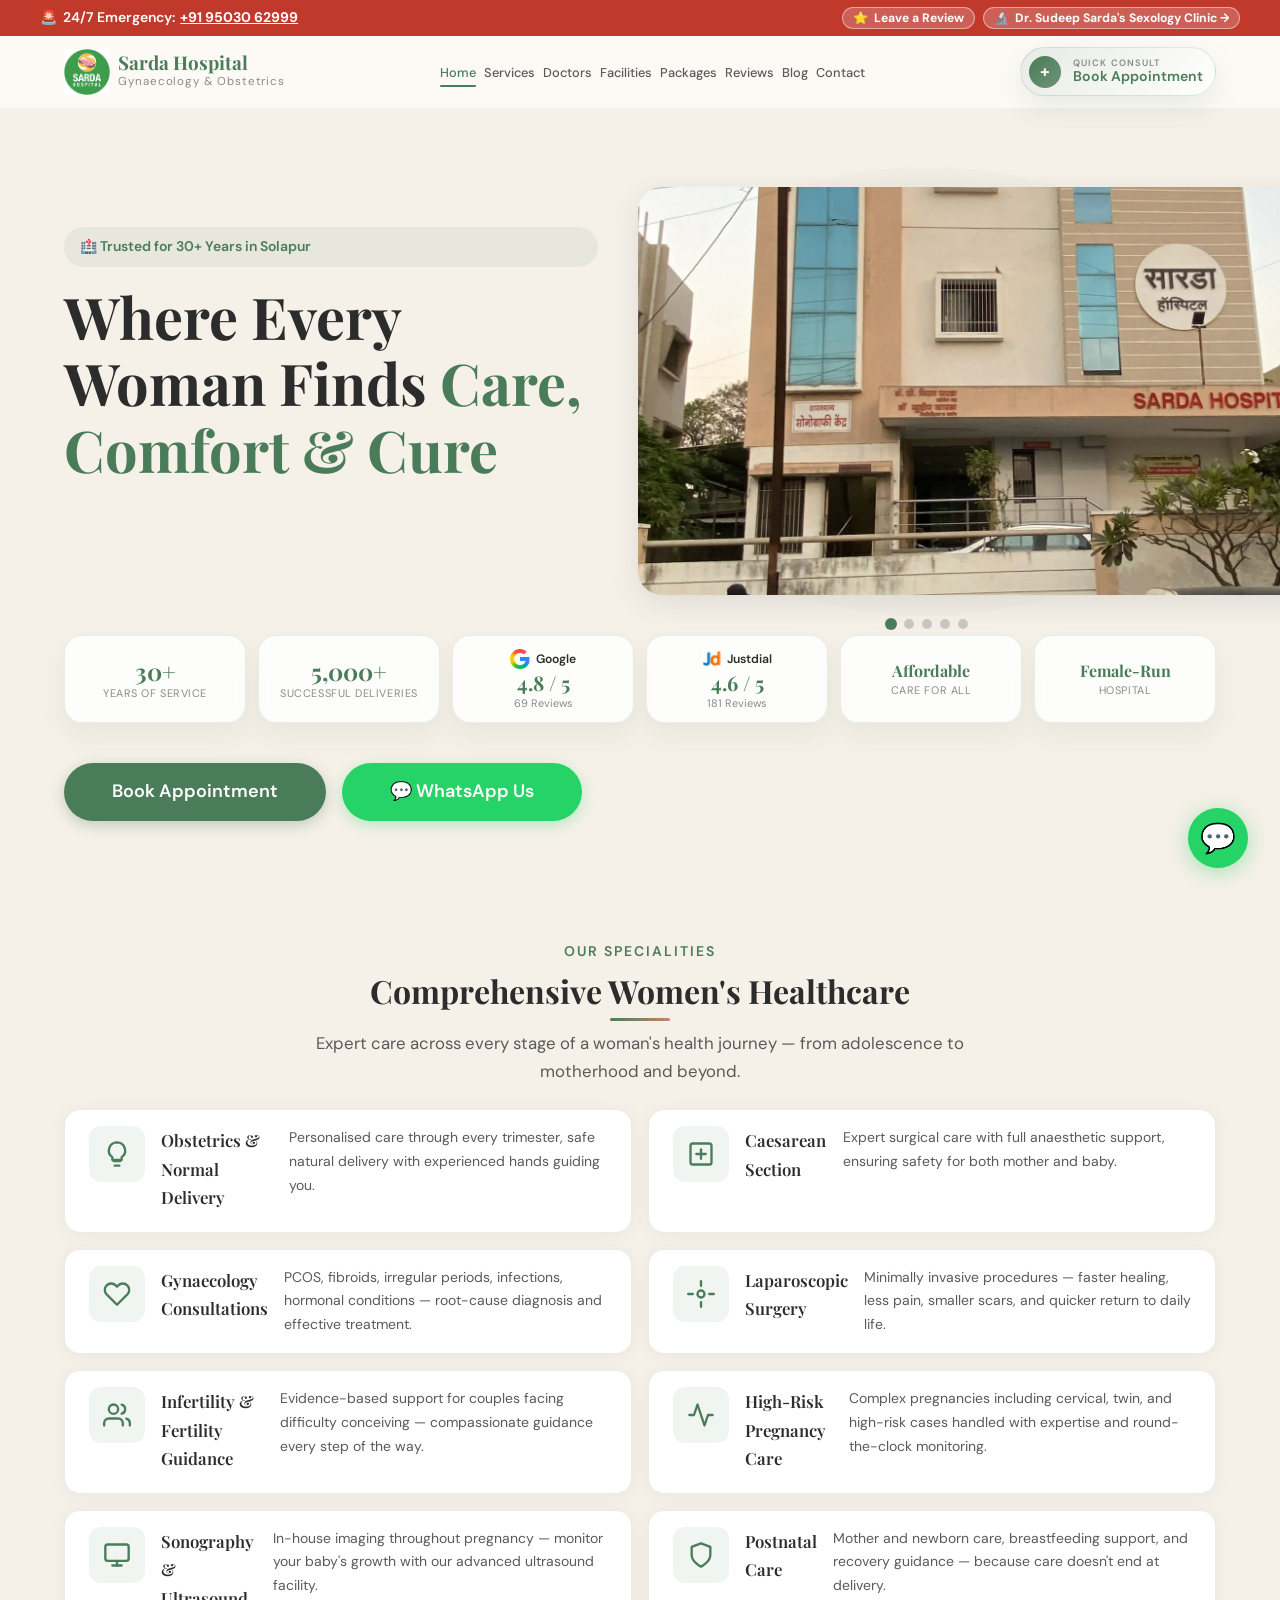
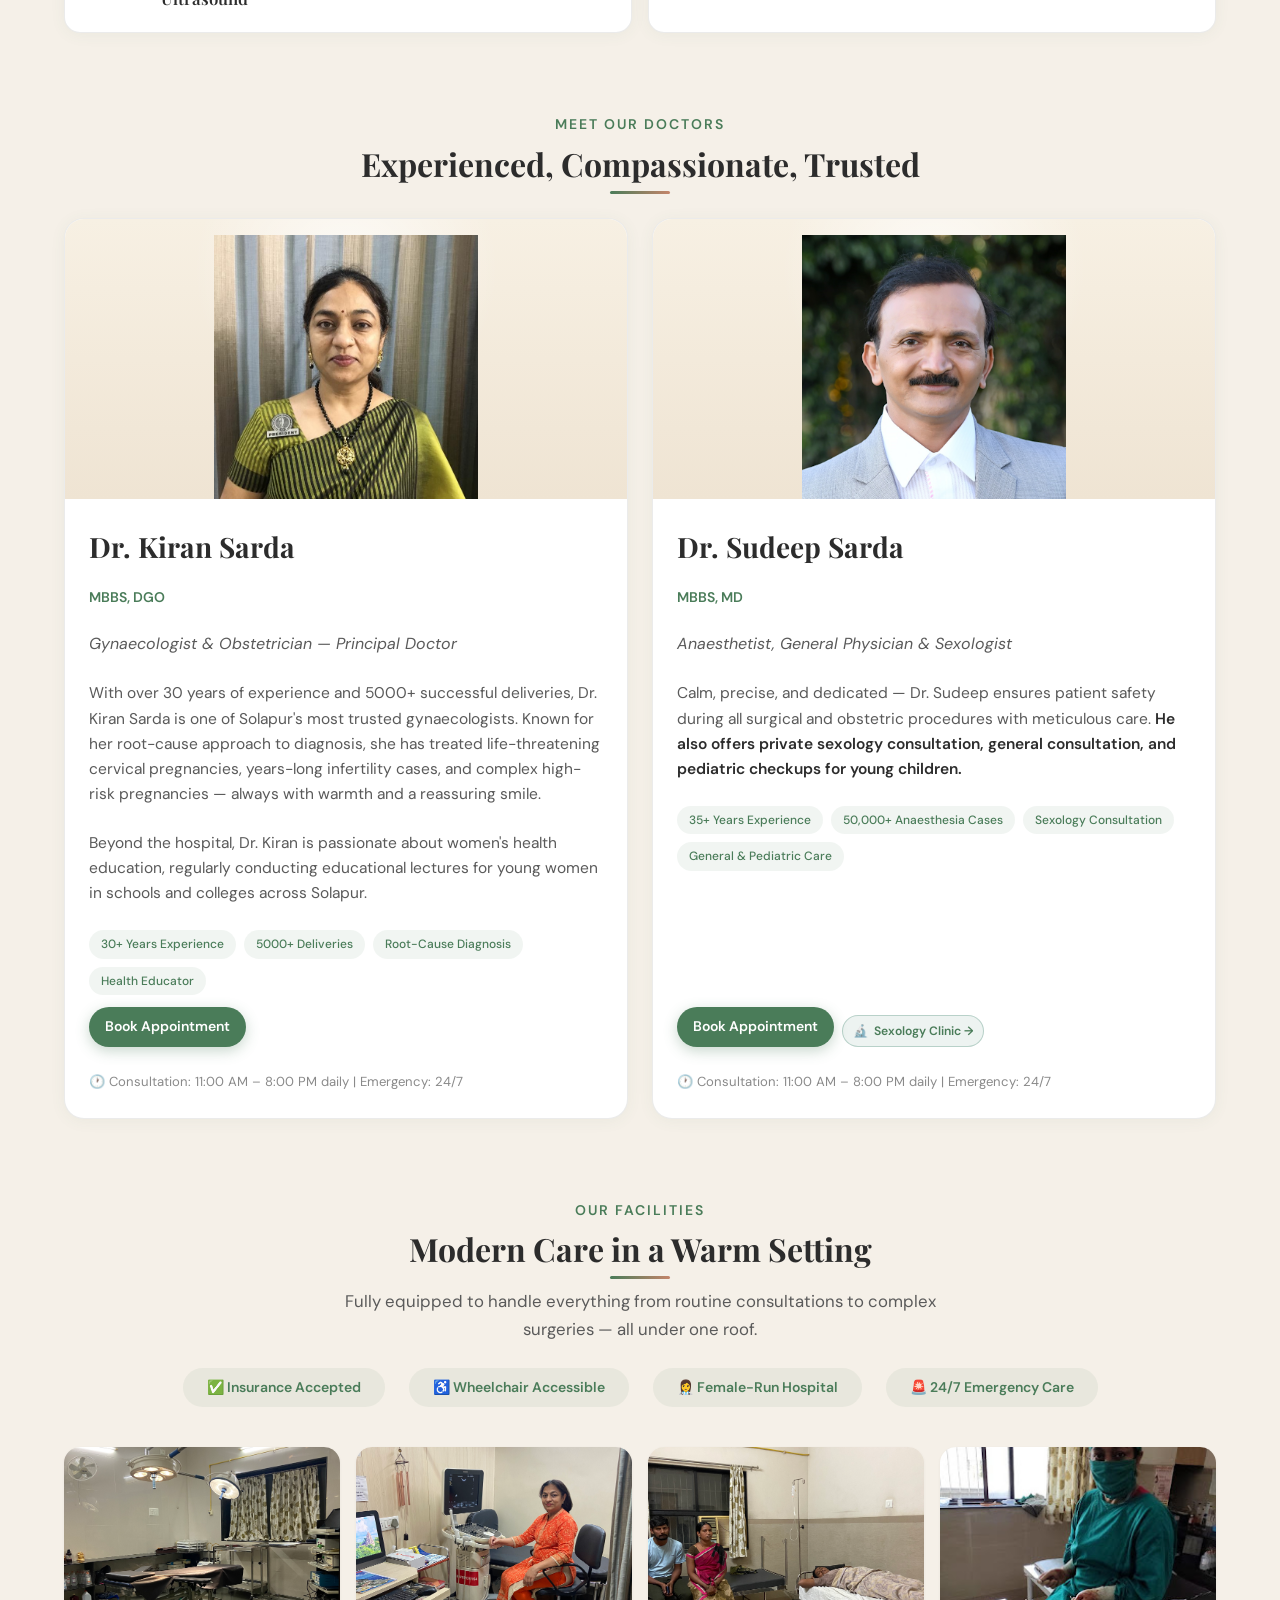
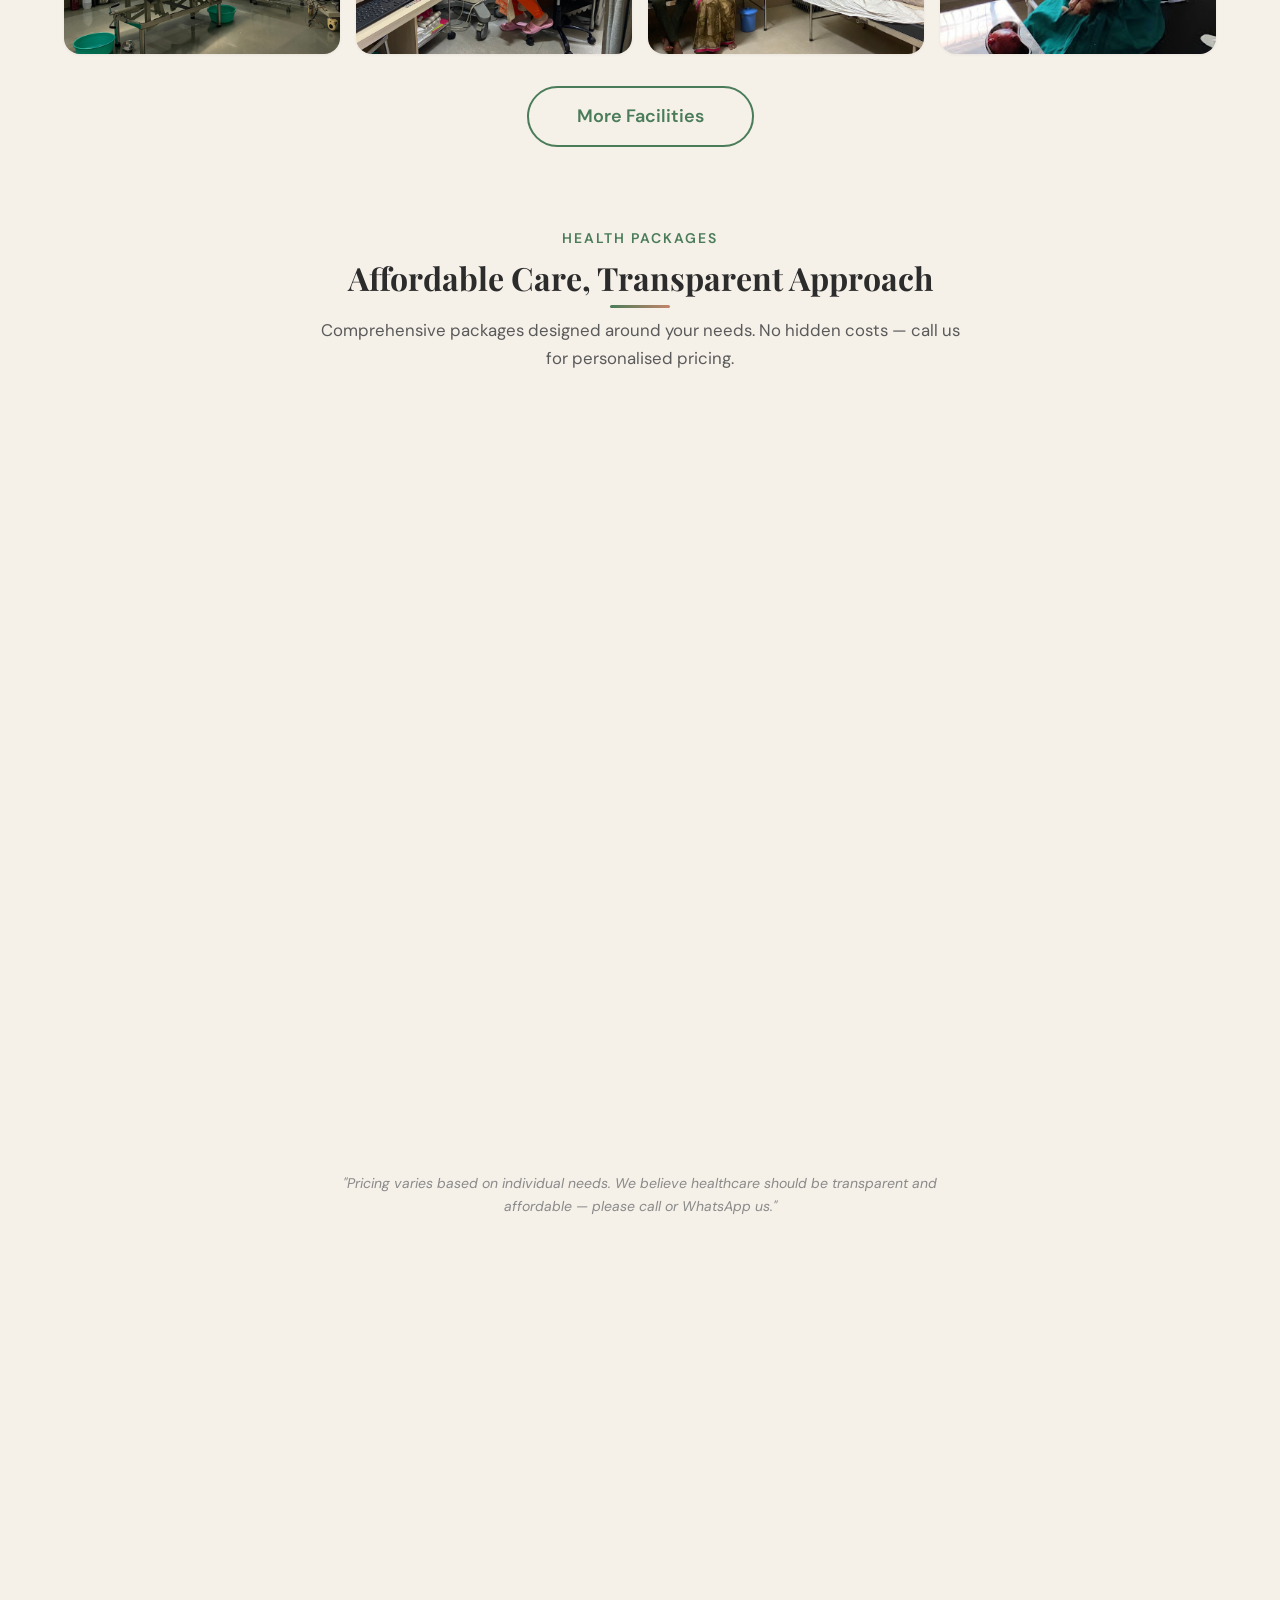
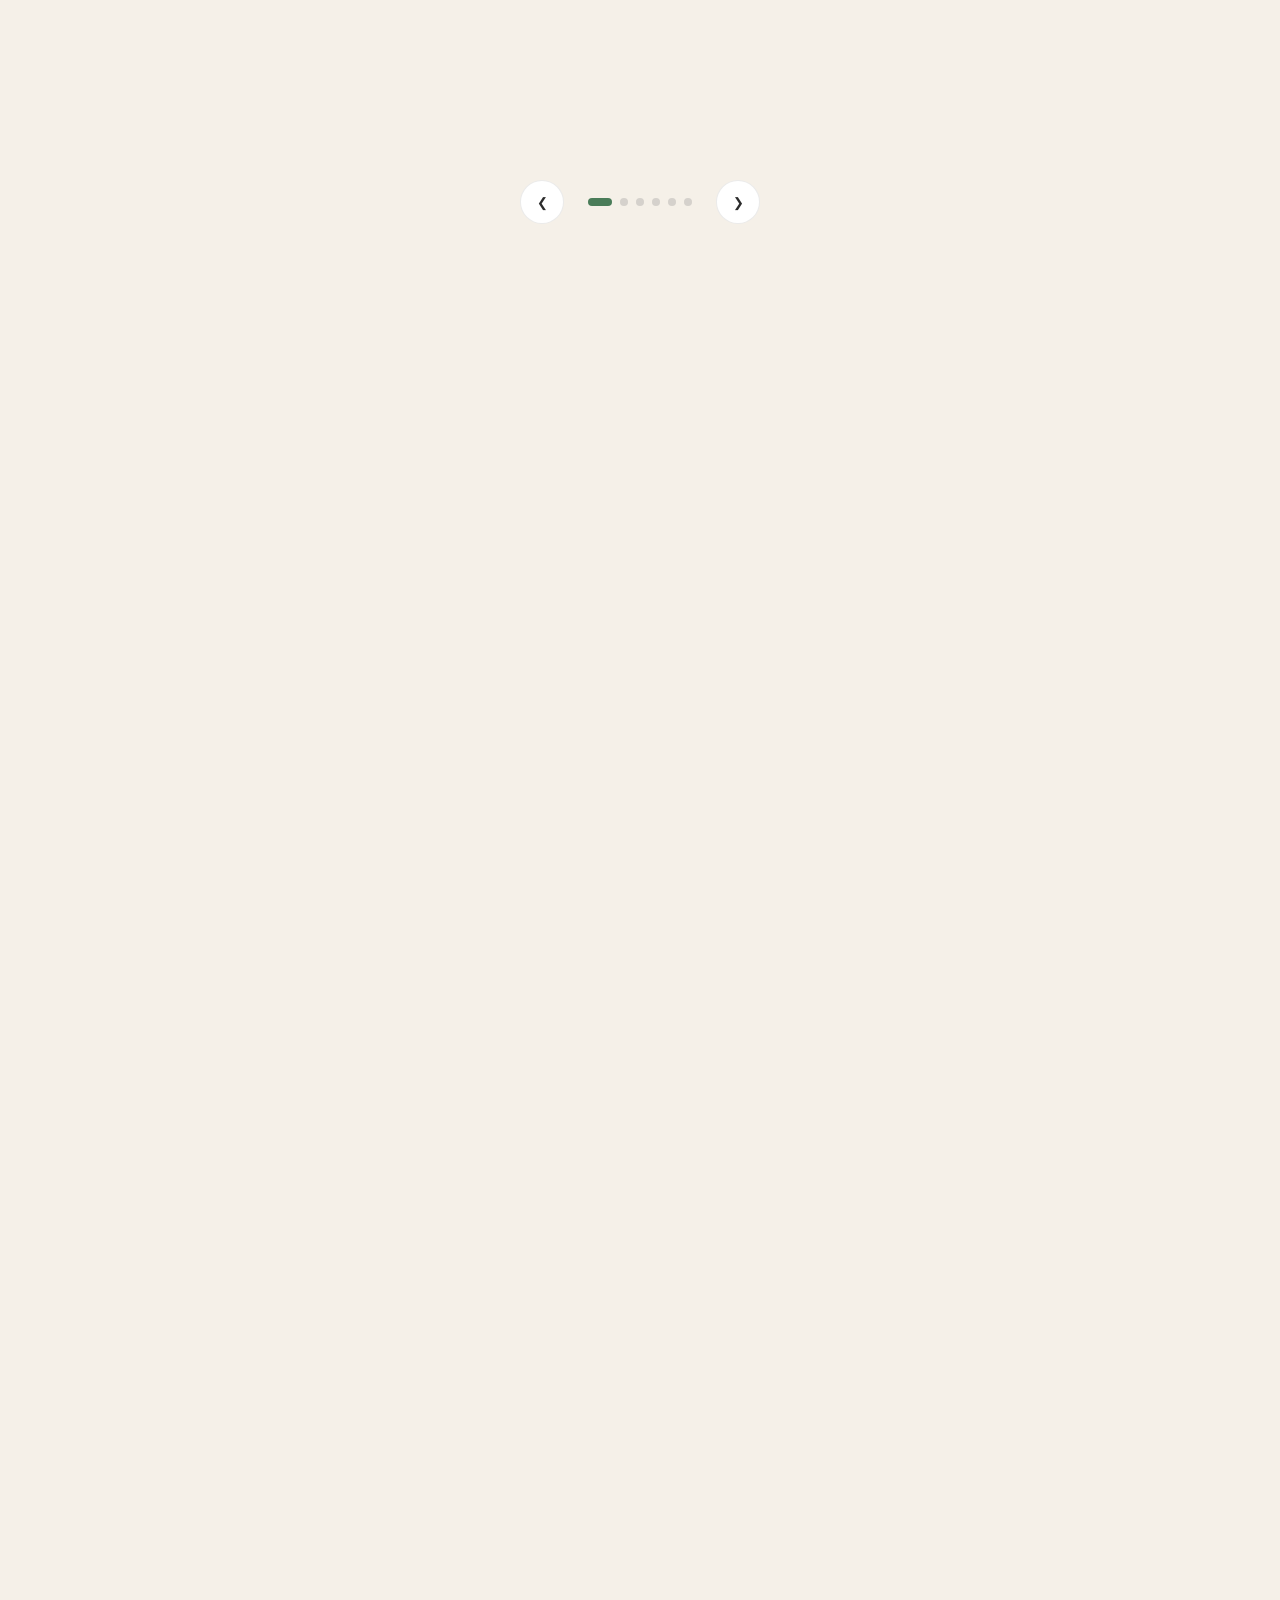
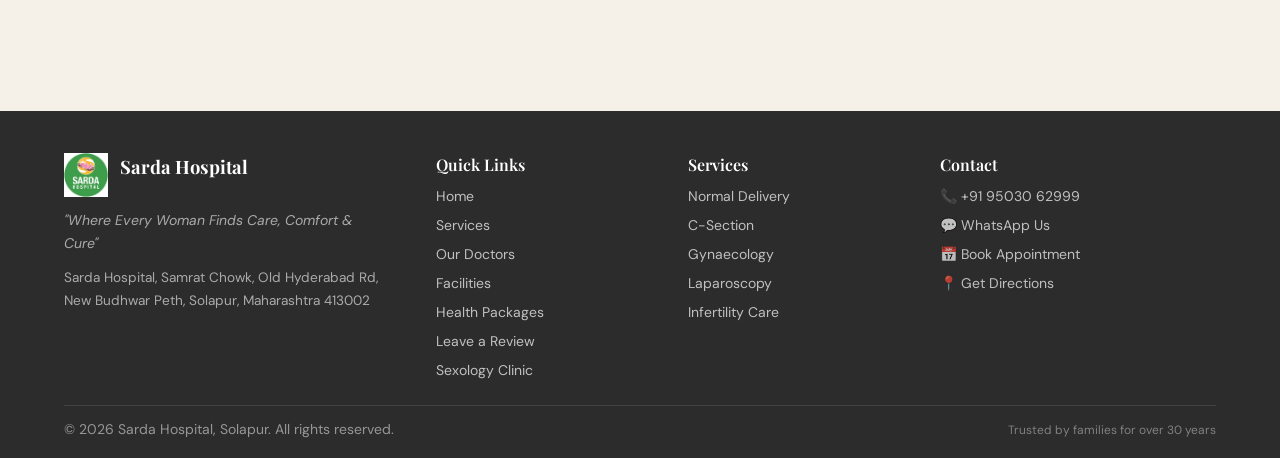
<file: index.html>
<!DOCTYPE html>
<html lang="en">
<head>
  <meta charset="UTF-8">
  <meta name="viewport" content="width=device-width, initial-scale=1.0">
  <title>Sarda Hospital — Gynaecologist & Obstetrician in Solapur | Dr. Kiran Sarda</title>
  <meta name="description" content="Sarda Hospital, Solapur — 30+ years of trusted gynaecology & obstetrics care by Dr. Kiran Sarda (MBBS, DGO). 5000+ successful deliveries. Book appointment today.">
  <meta name="keywords" content="gynaecologist solapur, obstetrician solapur, sarda hospital, dr kiran sarda, normal delivery solapur, c-section solapur, PCOS treatment, infertility solapur">
  <meta property="og:title" content="Sarda Hospital — Where Every Woman Finds Care, Comfort & Cure">
  <meta property="og:description" content="30+ years of trusted gynaecology & obstetrics care in Solapur. 5000+ successful deliveries. Book your appointment today.">
  <meta property="og:type" content="website">
  <meta property="og:url" content="https://sardahospital.com">
  <meta property="og:image" content="Images/HospitalFront.JPG">
  <link rel="canonical" href="https://sardahospital.com">
  <link rel="stylesheet" href="css/styles.css?v=2.3">
  <style>
    .emergency-bar__label-compact,
    .emergency-bar__pill-text-compact,
    .reviews__hub-text-compact {
      display: none;
    }
    @media (max-width: 768px) {
      .emergency-bar__label-full,
      .emergency-bar__pill-text-full,
      .reviews__hub-text-full {
        display: none !important;
      }
      .emergency-bar__label-compact,
      .emergency-bar__pill-text-compact,
      .reviews__hub-text-compact {
        display: inline !important;
      }
      .btn {
        white-space: normal !important;
        text-align: center;
      }
    }
  </style>
  <!-- Google Analytics 4 -->
  <script async src="https://www.googletagmanager.com/gtag/js?id=G-552WGVFF51"></script>
  <script>window.dataLayer = window.dataLayer || []; function gtag() { dataLayer.push(arguments); } gtag('js', new Date()); gtag('config', 'G-552WGVFF51');</script>
</head>
<body>
  <a class="skip-link" href="#main-content">Skip to main content</a>
  <header role="banner">

  <!-- ===== EMERGENCY & ANNOUNCEMENT BAR ===== -->
  <div class="emergency-bar" id="emergency-bar" role="status" aria-live="polite">
    <div class="container emergency-bar__container">
      <div class="emergency-bar__emergency">
        <span class="emergency-bar__icon">🚨</span>
        <span class="emergency-bar__label-full">24/7 Emergency:</span>
        <span class="emergency-bar__label-compact">24/7:</span>
        <a href="tel:+919503062999">+91 95030 62999</a>
      </div>
      <div class="emergency-bar__actions">
        <a href="index.html#leave-review" class="emergency-bar__pill emergency-bar__pill--review" aria-label="Leave a review">
          <span class="emergency-bar__pill-icon">⭐</span>
          <span class="emergency-bar__pill-text-full">Leave a Review</span>
          <span class="emergency-bar__pill-text-compact">Review</span>
        </a>
        <a href="sexology-clinic.html" class="emergency-bar__pill emergency-bar__pill--clinic" aria-label="Dr. Sudeep Sarda's Sexology Clinic">
          <span class="emergency-bar__pill-icon">🔬</span>
          <span class="emergency-bar__pill-text-full">Dr. Sudeep Sarda's Sexology Clinic &rarr;</span>
          <span class="emergency-bar__pill-text-compact">Sexology Clinic &rarr;</span>
        </a>
      </div>
    </div>
  </div>

  <!-- ===== STICKY NAVIGATION ===== -->
  <nav class="navbar" id="navbar" aria-label="Primary navigation">
    <div class="container">
      <a href="#home" class="navbar__logo">
        <img src="Images/SardaHospitalLogo.jpg" alt="Sarda Hospital Logo" width="48" height="48">
        <div class="navbar__logo-text">
          <span class="navbar__brand-name">Sarda Hospital</span>
          <small>Gynaecology & Obstetrics</small>
        </div>
      </a>
      <ul class="navbar__links" id="nav-links">
        <li><a href="#home">Home</a></li>
        <li><a href="#services">Services</a></li>
        <li><a href="#doctors">Doctors</a></li>
        <li><a href="#facilities">Facilities</a></li>
        <li><a href="#packages">Packages</a></li>
        <li><a href="#reviews">Reviews</a></li>
        <li><a href="#blog">Blog</a></li>
        <li><a href="#contact">Contact</a></li>
        <li class="navbar__cta-item navbar__cta-item--mobile"><a href="#appointment" class="btn btn--primary btn--sm navbar__cta">Book Appointment</a></li>
      </ul>
      <div class="navbar__utility">
        <a href="#appointment" class="navbar__desktop-cta" aria-label="Book appointment">
          <span class="navbar__desktop-cta-icon">+</span>
          <span class="navbar__desktop-cta-copy">
            <small>Quick Consult</small>
            <span>Book Appointment</span>
          </span>
        </a>
        <button class="navbar__toggle" id="nav-toggle" aria-label="Toggle navigation menu" aria-controls="nav-links">
          <span></span><span></span><span></span>
        </button>
      </div>
    </div>
  </nav>
  </header>
  <main id="main-content" tabindex="-1">

  <!-- ===== HERO SECTION ===== -->
  <section class="hero" id="home" aria-labelledby="home-title">
    <div class="container">
      <div class="hero__content">
        <div class="hero__badge">🏥 Trusted for 30+ Years in Solapur</div>
        <h1 class="hero__title" id="home-title">Where Every Woman Finds <span>Care, Comfort & Cure</span></h1>
        <p
          class="hero__tagline hero__tagline--rotating"
          id="hero-rotating-tagline"
          lang="en"
          data-rotation-interval="4000"
          data-wrap-quotes="true"
          data-line-en="Where Every Woman Finds Care, Comfort & Cure"
          data-line-mr="जिथे प्रत्येक स्त्रीला मिळते काळजी, आराम आणि उपचार"
          data-line-hi="जहाँ हर महिला को मिलती है देखभाल, आराम और इलाज"
        >"Where Every Woman Finds Care, Comfort & Cure"</p>
      </div>
      <div class="hero__image hero__carousel">
        <div class="slideshow__wrapper hero__carousel-wrapper" id="hero-carousel" role="region" aria-roledescription="carousel" aria-label="Hospital photo gallery">
          <div class="slideshow__slide active"><img src="Images/WebP/HospitalFront.webp" alt="Sarda Hospital building front view" loading="eager" width="4032" height="3024" fetchpriority="high" decoding="async"></div>
          <div class="slideshow__slide"><img src="Images/WebP/HospitalFront2.webp" alt="Sarda Hospital entrance" loading="lazy" width="4032" height="3024" decoding="async"></div>
          <div class="slideshow__slide"><img src="Images/WebP/HospitalFront3.webp" alt="Sarda Hospital exterior view" loading="lazy" width="4032" height="3024" decoding="async"></div>
          <div class="slideshow__slide"><img src="Images/WebP/HospitalFront4.webp" alt="Sarda Hospital building" loading="lazy" width="4032" height="3024" decoding="async"></div>
          <div class="slideshow__slide"><img src="Images/WebP/HospitalFront5.webp" alt="Sarda Hospital facility" loading="lazy" width="4032" height="3024" decoding="async"></div>
        </div>
        <div class="slideshow__dots hero__carousel-dots" id="hero-carousel-dots" role="group" aria-label="Slideshow controls"></div>
      </div>
      <div class="hero__stats">
        <div class="hero__stat hero__stat--metric">
          <span class="hero__stat-value" data-count="30">30+</span>
          <span class="hero__stat-label">Years of Service</span>
        </div>
        <div class="hero__stat hero__stat--metric">
          <span class="hero__stat-value" data-count="5000">5,000+</span>
          <span class="hero__stat-label">Successful Deliveries</span>
        </div>
        <div class="hero__stat hero__stat--rating">
          <span class="hero__stat-header">
            <img src="Images/Logos/GoogleLogo.png" alt="Google" class="hero__stat-logo" width="22" height="22" decoding="async">
            <span class="hero__stat-source">Google</span>
          </span>
          <span class="hero__stat-value">4.8 / 5</span>
          <span class="hero__stat-label">69 Reviews</span>
        </div>
        <div class="hero__stat hero__stat--rating">
          <span class="hero__stat-header">
            <img src="Images/Logos/JDLogo.png" alt="Justdial" class="hero__stat-logo" width="22" height="22" decoding="async">
            <span class="hero__stat-source">Justdial</span>
          </span>
          <span class="hero__stat-value">4.6 / 5</span>
          <span class="hero__stat-label">181 Reviews</span>
        </div>
        <div class="hero__stat hero__stat--trust">
          <span class="hero__stat-value">Affordable</span>
          <span class="hero__stat-label">Care for All</span>
        </div>
        <div class="hero__stat hero__stat--trust">
          <span class="hero__stat-value">Female-Run</span>
          <span class="hero__stat-label">Hospital</span>
        </div>
      </div>
      <div class="hero__actions">
        <a href="#appointment" class="btn btn--primary btn--lg">Book Appointment</a>
        <a href="https://wa.me/919503062999" class="btn btn--whatsapp btn--lg" target="_blank" rel="noopener">
          💬 WhatsApp Us
        </a>
      </div>
    </div>
  </section>

  <!-- ===== SERVICES ===== -->
  <section class="services section--alt section" id="services" aria-labelledby="services-title">
    <div class="container">
      <div class="section__header reveal">
        <span class="section__subtitle">Our Specialities</span>
        <h2 class="section__title" id="services-title">Comprehensive Women's Healthcare</h2>
        <p class="section__desc">Expert care across every stage of a woman's health journey — from adolescence to motherhood and beyond.</p>
      </div>
      <div class="services__grid reveal-stagger">
        <div class="card">
          <div class="card__icon"><svg xmlns="http://www.w3.org/2000/svg" viewBox="0 0 24 24" fill="none" stroke="currentColor" stroke-width="2" stroke-linecap="round" stroke-linejoin="round"><path d="M9 18h6"/><path d="M10 22h4"/><path d="M12 2a7 7 0 0 0-4 12.7V17h8v-2.3A7 7 0 0 0 12 2z"/></svg></div>
          <h3 class="card__title">Obstetrics & Normal Delivery</h3>
          <p class="card__text">Personalised care through every trimester, safe natural delivery with experienced hands guiding you.</p>
        </div>
        <div class="card">
          <div class="card__icon"><svg xmlns="http://www.w3.org/2000/svg" viewBox="0 0 24 24" fill="none" stroke="currentColor" stroke-width="2" stroke-linecap="round" stroke-linejoin="round"><rect x="3" y="3" width="18" height="18" rx="2"/><path d="M12 8v8"/><path d="M8 12h8"/></svg></div>
          <h3 class="card__title">Caesarean Section</h3>
          <p class="card__text">Expert surgical care with full anaesthetic support, ensuring safety for both mother and baby.</p>
        </div>
        <div class="card">
          <div class="card__icon"><svg xmlns="http://www.w3.org/2000/svg" viewBox="0 0 24 24" fill="none" stroke="currentColor" stroke-width="2" stroke-linecap="round" stroke-linejoin="round"><path d="M20.84 4.61a5.5 5.5 0 0 0-7.78 0L12 5.67l-1.06-1.06a5.5 5.5 0 0 0-7.78 7.78l1.06 1.06L12 21.23l7.78-7.78 1.06-1.06a5.5 5.5 0 0 0 0-7.78z"/></svg></div>
          <h3 class="card__title">Gynaecology Consultations</h3>
          <p class="card__text">PCOS, fibroids, irregular periods, infections, hormonal conditions — root-cause diagnosis and effective treatment.</p>
        </div>
        <div class="card">
          <div class="card__icon"><svg xmlns="http://www.w3.org/2000/svg" viewBox="0 0 24 24" fill="none" stroke="currentColor" stroke-width="2" stroke-linecap="round" stroke-linejoin="round"><circle cx="12" cy="12" r="3"/><path d="M12 1v4"/><path d="M12 19v4"/><path d="M1 12h4"/><path d="M19 12h4"/></svg></div>
          <h3 class="card__title">Laparoscopic Surgery</h3>
          <p class="card__text">Minimally invasive procedures — faster healing, less pain, smaller scars, and quicker return to daily life.</p>
        </div>
        <div class="card">
          <div class="card__icon"><svg xmlns="http://www.w3.org/2000/svg" viewBox="0 0 24 24" fill="none" stroke="currentColor" stroke-width="2" stroke-linecap="round" stroke-linejoin="round"><path d="M17 21v-2a4 4 0 0 0-4-4H5a4 4 0 0 0-4 4v2"/><circle cx="9" cy="7" r="4"/><path d="M23 21v-2a4 4 0 0 0-3-3.87"/><path d="M16 3.13a4 4 0 0 1 0 7.75"/></svg></div>
          <h3 class="card__title">Infertility & Fertility Guidance</h3>
          <p class="card__text">Evidence-based support for couples facing difficulty conceiving — compassionate guidance every step of the way.</p>
        </div>
        <div class="card">
          <div class="card__icon"><svg xmlns="http://www.w3.org/2000/svg" viewBox="0 0 24 24" fill="none" stroke="currentColor" stroke-width="2" stroke-linecap="round" stroke-linejoin="round"><path d="M22 12h-4l-3 9L9 3l-3 9H2"/></svg></div>
          <h3 class="card__title">High-Risk Pregnancy Care</h3>
          <p class="card__text">Complex pregnancies including cervical, twin, and high-risk cases handled with expertise and round-the-clock monitoring.</p>
        </div>
        <div class="card">
          <div class="card__icon"><svg xmlns="http://www.w3.org/2000/svg" viewBox="0 0 24 24" fill="none" stroke="currentColor" stroke-width="2" stroke-linecap="round" stroke-linejoin="round"><rect x="2" y="3" width="20" height="14" rx="2" ry="2"/><line x1="8" y1="21" x2="16" y2="21"/><line x1="12" y1="17" x2="12" y2="21"/></svg></div>
          <h3 class="card__title">Sonography & Ultrasound</h3>
          <p class="card__text">In-house imaging throughout pregnancy — monitor your baby's growth with our advanced ultrasound facility.</p>
        </div>
        <div class="card">
          <div class="card__icon"><svg xmlns="http://www.w3.org/2000/svg" viewBox="0 0 24 24" fill="none" stroke="currentColor" stroke-width="2" stroke-linecap="round" stroke-linejoin="round"><path d="M12 22s8-4 8-10V5l-8-3-8 3v7c0 6 8 10 8 10z"/></svg></div>
          <h3 class="card__title">Postnatal Care</h3>
          <p class="card__text">Mother and newborn care, breastfeeding support, and recovery guidance — because care doesn't end at delivery.</p>
        </div>
      </div>
    </div>
  </section>

  <!-- ===== DOCTORS ===== -->
  <section class="doctors section" id="doctors" aria-labelledby="doctors-title">
    <div class="container">
      <div class="section__header reveal">
        <span class="section__subtitle">Meet Our Doctors</span>
        <h2 class="section__title" id="doctors-title">Experienced, Compassionate, Trusted</h2>
      </div>
      <div class="doctors__grid">
        <div class="doctor-card doctor-card--primary reveal">
          <div class="doctor-card__image">
            <img src="Images/Dr. Kiran Portrait.jpg" alt="Portrait of Dr. Kiran Sarda — Gynaecologist and Obstetrician at Sarda Hospital, Solapur" loading="lazy" width="679" height="679" decoding="async">
          </div>
          <div class="doctor-card__content">
            <h3 class="doctor-card__name">Dr. Kiran Sarda</h3>
            <p class="doctor-card__qualification">MBBS, DGO</p>
            <p class="doctor-card__role">Gynaecologist & Obstetrician — Principal Doctor</p>
            <p class="doctor-card__bio">With over 30 years of experience and 5000+ successful deliveries, Dr. Kiran Sarda is one of Solapur's most trusted gynaecologists. Known for her root-cause approach to diagnosis, she has treated life-threatening cervical pregnancies, years-long infertility cases, and complex high-risk pregnancies — always with warmth and a reassuring smile.</p>
            <p class="doctor-card__bio doctor-card__bio--extended">Beyond the hospital, Dr. Kiran is passionate about women's health education, regularly conducting educational lectures for young women in schools and colleges across Solapur.</p>
            <div class="doctor-card__highlights">
              <span class="doctor-card__highlight">30+ Years Experience</span>
              <span class="doctor-card__highlight">5000+ Deliveries</span>
              <span class="doctor-card__highlight">Root-Cause Diagnosis</span>
              <span class="doctor-card__highlight">Health Educator</span>
            </div>
            <div class="doctor-card__actions">
              <a href="#appointment" class="btn btn--primary btn--sm doctor-card__book" data-prefill-doctor="Dr. Kiran Sarda (Gynaecologist & Obstetrician)">Book Appointment</a>
            </div>
            <p class="doctor-card__hours">🕐 Consultation: 11:00 AM – 8:00 PM daily | Emergency: 24/7</p>
          </div>
        </div>
        <div class="doctor-card doctor-card--secondary reveal">
          <div class="doctor-card__image">
            <img src="Images/Dr. Sudeep Portrait.png" alt="Portrait of Dr. Sudeep Sarda — Anaesthetist and General Physician at Sarda Hospital, Solapur" loading="lazy" width="360" height="360" decoding="async">
          </div>
          <div class="doctor-card__content">
            <h3 class="doctor-card__name">Dr. Sudeep Sarda</h3>
            <p class="doctor-card__qualification">MBBS, MD</p>
            <p class="doctor-card__role">Anaesthetist, General Physician & Sexologist</p>
            <p class="doctor-card__bio">Calm, precise, and dedicated — Dr. Sudeep ensures patient safety during all surgical and obstetric procedures with meticulous care. <strong>He also offers private sexology consultation, general consultation, and pediatric checkups for young children.</strong></p>
            <div class="doctor-card__highlights">
              <span class="doctor-card__highlight">35+ Years Experience</span>
              <span class="doctor-card__highlight">50,000+ Anaesthesia Cases</span>
              <span class="doctor-card__highlight">Sexology Consultation</span>
              <span class="doctor-card__highlight">General & Pediatric Care</span>
            </div>
            <div class="doctor-card__actions">
              <a href="#appointment" class="btn btn--primary btn--sm doctor-card__book" data-prefill-doctor="Dr. Sudeep Sarda (Anaesthetist & General Physician — by appointment)">Book Appointment</a>
              <a href="sexology-clinic.html" class="doctor-card__clinic-badge" aria-label="Dr. Sudeep Sarda's Sexology Clinic">
                <span>🔬</span> Sexology Clinic &rarr;
              </a>
            </div>
            <p class="doctor-card__hours">🕐 Consultation: 11:00 AM – 8:00 PM daily | Emergency: 24/7</p>
          </div>
        </div>
      </div>
    </div>
  </section>

  <!-- ===== FACILITIES ===== -->
  <section class="facilities section--alt section" id="facilities" aria-labelledby="facilities-title">
    <div class="container">
      <div class="section__header reveal">
        <span class="section__subtitle">Our Facilities</span>
        <h2 class="section__title" id="facilities-title">Modern Care in a Warm Setting</h2>
        <p class="section__desc">Fully equipped to handle everything from routine consultations to complex surgeries — all under one roof.</p>
      </div>
      <div class="facilities__badges reveal">
        <span class="facilities__badge">✅ Insurance Accepted</span>
        <span class="facilities__badge">♿ Wheelchair Accessible</span>
        <span class="facilities__badge">👩‍⚕️ Female-Run Hospital</span>
        <span class="facilities__badge">🚨 24/7 Emergency Care</span>
      </div>
      <div class="facilities__grid reveal-stagger">
        <div class="facility-tile">
          <img src="Images/OTNumber1.JPG" alt="Operation Theatre 1 at Sarda Hospital" loading="lazy">
          <div class="facility-tile__overlay">
            <span class="facility-tile__name">Operation Theatre 1</span>
            <span class="facility-tile__info">2 fully equipped OTs for surgical and obstetric procedures</span>
            <a href="https://wa.me/919503062999?text=Hello%20Sarda%20Hospital%20I%20would%20like%20to%20enquire%20about%20your%20Operation%20Theatre%20facilities." class="facility-tile__enquire" target="_blank" rel="noopener">💬 Enquire →</a>
          </div>
        </div>
        <div class="facility-tile">
          <img src="Images/SonographyRoom.JPG" alt="Sonography room at Sarda Hospital" loading="lazy">
          <div class="facility-tile__overlay">
            <span class="facility-tile__name">Sonography</span>
            <span class="facility-tile__info">In-house imaging for pregnancy monitoring and women’s health evaluation</span>
            <a href="https://wa.me/919503062999?text=Hello%20Sarda%20Hospital%20I%20would%20like%20to%20enquire%20about%20Sonography%20services." class="facility-tile__enquire" target="_blank" rel="noopener">💬 Enquire →</a>
          </div>
        </div>
        <div class="facility-tile">
          <img src="Images/ACRoom.JPG" alt="Air-conditioned room at Sarda Hospital" loading="lazy">
          <div class="facility-tile__overlay">
            <span class="facility-tile__name">AC Room</span>
            <span class="facility-tile__info">Comfortable private stay with a calm recovery-focused environment</span>
            <a href="https://wa.me/919503062999?text=Hello%20Sarda%20Hospital%20I%20would%20like%20to%20enquire%20about%20room%20availability." class="facility-tile__enquire" target="_blank" rel="noopener">💬 Enquire →</a>
          </div>
        </div>
        <div class="facility-tile">
          <img src="Images/Operative 1.jpeg" alt="Operative room at Sarda Hospital" loading="lazy">
          <div class="facility-tile__overlay">
            <span class="facility-tile__name">Operative 1</span>
            <span class="facility-tile__info">Ready surgical setup for safe operative and procedure support</span>
            <a href="https://wa.me/919503062999?text=Hello%20Sarda%20Hospital%20I%20would%20like%20to%20enquire%20about%20your%20operative%20facilities." class="facility-tile__enquire" target="_blank" rel="noopener">💬 Enquire →</a>
          </div>
        </div>
      </div>
      <div class="facilities__actions reveal">
        <a href="facilities.html" class="btn btn--outline btn--lg">More Facilities</a>
      </div>
    </div>
  </section>

  <!-- ===== PACKAGES ===== -->
  <section class="packages section" id="packages" aria-labelledby="packages-title">
    <div class="container">
      <div class="section__header reveal">
        <span class="section__subtitle">Health Packages</span>
        <h2 class="section__title" id="packages-title">Affordable Care, Transparent Approach</h2>
        <p class="section__desc">Comprehensive packages designed around your needs. No hidden costs — call us for personalised pricing.</p>
      </div>
      <div class="packages__grid reveal-stagger">
        <div class="package-card">
          <input class="package-card__toggle-input sr-only" type="checkbox" id="package-normal-toggle">
          <div class="package-card__summary">
            <div class="package-card__icon">🤰</div>
            <div class="package-card__summary-main">
              <h3 class="package-card__title">Normal Delivery Package</h3>
              <label class="package-card__toggle" for="package-normal-toggle" role="button" aria-controls="package-normal-details" aria-expanded="false">More Info</label>
            </div>
            <a href="https://wa.me/919503062999?text=Hello%20Sarda%20Hospital%20I%20would%20like%20to%20know%20more%20about%20the%20Normal%20Delivery%20Package." class="package-card__quick-contact" target="_blank" rel="noopener">WhatsApp</a>
          </div>
          <div class="package-card__details" id="package-normal-details">
            <p class="package-card__desc">Antenatal consultations, delivery, postnatal care, and newborn check — everything for a safe, natural birth experience.</p>
            <p class="package-card__includes"><strong>Includes:</strong> Antenatal consultations, labour-room care, delivery support, postnatal guidance, and newborn check.</p>
            <div class="package-card__cta">
              <a href="https://wa.me/919503062999?text=Hello%20Sarda%20Hospital%20I%20would%20like%20to%20know%20more%20about%20the%20Normal%20Delivery%20Package." class="btn btn--whatsapp btn--sm" target="_blank" rel="noopener">💬 Call Us to Know More</a>
            </div>
          </div>
        </div>
        <div class="package-card">
          <input class="package-card__toggle-input sr-only" type="checkbox" id="package-csection-toggle">
          <div class="package-card__summary">
            <div class="package-card__icon">🏥</div>
            <div class="package-card__summary-main">
              <h3 class="package-card__title">C-Section Package</h3>
              <label class="package-card__toggle" for="package-csection-toggle" role="button" aria-controls="package-csection-details" aria-expanded="false">More Info</label>
            </div>
            <a href="https://wa.me/919503062999?text=Hello%20Sarda%20Hospital%20I%20would%20like%20to%20know%20more%20about%20the%20C-Section%20Package." class="package-card__quick-contact" target="_blank" rel="noopener">WhatsApp</a>
          </div>
          <div class="package-card__details" id="package-csection-details">
            <p class="package-card__desc">Pre-surgical assessment, caesarean section, anaesthesia, recovery, and postnatal support with full medical team care.</p>
            <p class="package-card__includes"><strong>Includes:</strong> Pre-surgical assessment, operation theatre care, anaesthesia support, recovery monitoring, and postnatal follow-up.</p>
            <div class="package-card__cta">
              <a href="https://wa.me/919503062999?text=Hello%20Sarda%20Hospital%20I%20would%20like%20to%20know%20more%20about%20the%20C-Section%20Package." class="btn btn--whatsapp btn--sm" target="_blank" rel="noopener">💬 Call Us to Know More</a>
            </div>
          </div>
        </div>
        <div class="package-card">
          <input class="package-card__toggle-input sr-only" type="checkbox" id="package-gyn-toggle">
          <div class="package-card__summary">
            <div class="package-card__icon">💗</div>
            <div class="package-card__summary-main">
              <h3 class="package-card__title">Gynaecology Consultation</h3>
              <label class="package-card__toggle" for="package-gyn-toggle" role="button" aria-controls="package-gyn-details" aria-expanded="false">More Info</label>
            </div>
            <a href="https://wa.me/919503062999?text=Hello%20Sarda%20Hospital%20I%20would%20like%20to%20know%20more%20about%20the%20Gynaecology%20Consultation%20Package." class="package-card__quick-contact" target="_blank" rel="noopener">WhatsApp</a>
          </div>
          <div class="package-card__details" id="package-gyn-details">
            <p class="package-card__desc">Consultation, sonography, basic lab tests, and a personalised treatment plan for your gynaecological concerns.</p>
            <p class="package-card__includes"><strong>Includes:</strong> Consultation, sonography when advised, basic lab guidance, and a personalised treatment plan.</p>
            <div class="package-card__cta">
              <a href="https://wa.me/919503062999?text=Hello%20Sarda%20Hospital%20I%20would%20like%20to%20know%20more%20about%20the%20Gynaecology%20Consultation%20Package." class="btn btn--whatsapp btn--sm" target="_blank" rel="noopener">💬 Call Us to Know More</a>
            </div>
          </div>
        </div>
        <div class="package-card">
          <input class="package-card__toggle-input sr-only" type="checkbox" id="package-fertility-toggle">
          <div class="package-card__summary">
            <div class="package-card__icon">👨‍👩‍👧</div>
            <div class="package-card__summary-main">
              <h3 class="package-card__title">Fertility & Family Planning</h3>
              <label class="package-card__toggle" for="package-fertility-toggle" role="button" aria-controls="package-fertility-details" aria-expanded="false">More Info</label>
            </div>
            <a href="https://wa.me/919503062999?text=Hello%20Sarda%20Hospital%20I%20would%20like%20to%20know%20more%20about%20the%20Fertility%20Package." class="package-card__quick-contact" target="_blank" rel="noopener">WhatsApp</a>
          </div>
          <div class="package-card__details" id="package-fertility-details">
            <p class="package-card__desc">Fertility assessment for both partners, hormonal evaluation, and expert guidance on your journey to parenthood.</p>
            <p class="package-card__includes"><strong>Includes:</strong> Fertility assessment, hormonal evaluation, couple guidance, and family-planning consultation.</p>
            <div class="package-card__cta">
              <a href="https://wa.me/919503062999?text=Hello%20Sarda%20Hospital%20I%20would%20like%20to%20know%20more%20about%20the%20Fertility%20Package." class="btn btn--whatsapp btn--sm" target="_blank" rel="noopener">💬 Call Us to Know More</a>
            </div>
          </div>
        </div>
        <div class="package-card">
          <input class="package-card__toggle-input sr-only" type="checkbox" id="package-screening-toggle">
          <div class="package-card__summary">
            <div class="package-card__icon">🩺</div>
            <div class="package-card__summary-main">
              <h3 class="package-card__title">Annual Women's Health Screening</h3>
              <label class="package-card__toggle" for="package-screening-toggle" role="button" aria-controls="package-screening-details" aria-expanded="false">More Info</label>
            </div>
            <a href="https://wa.me/919503062999?text=Hello%20Sarda%20Hospital%20I%20would%20like%20to%20know%20more%20about%20the%20Annual%20Health%20Screening%20Package." class="package-card__quick-contact" target="_blank" rel="noopener">WhatsApp</a>
          </div>
          <div class="package-card__details" id="package-screening-details">
            <p class="package-card__desc">Pap smear, sonography, hormonal panel, and consultation — preventive care to stay ahead of health concerns.</p>
            <p class="package-card__includes"><strong>Includes:</strong> Consultation, pap smear, sonography, hormonal panel, and preventive review.</p>
            <div class="package-card__cta">
              <a href="https://wa.me/919503062999?text=Hello%20Sarda%20Hospital%20I%20would%20like%20to%20know%20more%20about%20the%20Annual%20Health%20Screening%20Package." class="btn btn--whatsapp btn--sm" target="_blank" rel="noopener">💬 Call Us to Know More</a>
            </div>
          </div>
        </div>
        <div class="package-card">
          <input class="package-card__toggle-input sr-only" type="checkbox" id="package-newborn-toggle">
          <div class="package-card__summary">
            <div class="package-card__icon">👶</div>
            <div class="package-card__summary-main">
              <h3 class="package-card__title">Newborn Baby Care</h3>
              <label class="package-card__toggle" for="package-newborn-toggle" role="button" aria-controls="package-newborn-details" aria-expanded="false">More Info</label>
            </div>
            <a href="https://wa.me/919503062999?text=Hello%20Sarda%20Hospital%20I%20would%20like%20to%20know%20more%20about%20the%20Newborn%20Baby%20Care%20Package." class="package-card__quick-contact" target="_blank" rel="noopener">WhatsApp</a>
          </div>
          <div class="package-card__details" id="package-newborn-details">
            <p class="package-card__desc">Neonatal assessment, vaccination guidance, and first-week monitoring — loving care for your newest family member.</p>
            <p class="package-card__includes"><strong>Includes:</strong> Neonatal assessment, first-week monitoring, vaccination guidance, and feeding support.</p>
            <div class="package-card__cta">
              <a href="https://wa.me/919503062999?text=Hello%20Sarda%20Hospital%20I%20would%20like%20to%20know%20more%20about%20the%20Newborn%20Baby%20Care%20Package." class="btn btn--whatsapp btn--sm" target="_blank" rel="noopener">💬 Call Us to Know More</a>
            </div>
          </div>
        </div>
      </div>
      <p class="packages__note">"Pricing varies based on individual needs. We believe healthcare should be transparent and affordable — please call or WhatsApp us."</p>
    </div>
  </section>

  <!-- ===== REVIEWS ===== -->
  <section class="reviews section--alt section" id="reviews" aria-labelledby="reviews-title">
    <div class="container">
      <div class="section__header reveal">
        <span class="section__subtitle">Patient Stories</span>
        <h2 class="section__title" id="reviews-title">What Our Patients Say</h2>
      </div>
      <div class="reviews__carousel reveal" id="reviews-carousel" role="region" aria-roledescription="carousel" aria-label="Patient review carousel">
        <div class="reviews__track" id="reviews-track" aria-live="polite">
          <div class="review-card">
            <div class="review-card__stars">★★★★★</div>
            <p class="review-card__text">"Facing a life-threatening cervical pregnancy, I was terrified — but Dr. Kiran Sarda, Dr. Sudeep Sarda and their team handled it with such expertise and compassion. I owe my life to them."</p>
            <p class="review-card__author">Jaya Chavan</p>
            <p class="review-card__source">Verified Google Review</p>
          </div>
          <div class="review-card">
            <div class="review-card__stars">★★★★★</div>
            <p class="review-card__text">"Dr. Kiran Sarda came as an angel for me. She treated my infertility and gave me the opportunity to become a mother. She changed my life."</p>
            <p class="review-card__author">Rubina Nadaf</p>
            <p class="review-card__source">Verified Google Review</p>
          </div>
          <div class="review-card">
            <div class="review-card__stars">★★★★★</div>
            <p class="review-card__text">"Dr. Kiran provides excellent treatment. Always ready to resolve doubts. The hospital is clean, well-organised, homely atmosphere. All services at an affordable range."</p>
            <p class="review-card__author">Monika Bahirat</p>
            <p class="review-card__source">Verified Google Review</p>
          </div>
          <div class="review-card">
            <div class="review-card__stars">★★★★★</div>
            <p class="review-card__text">"We were trying to conceive since our marriage but it was hard. When we approached Sarda Hospital Solapur, we got the correct diagnosis from Dr. Kiran Sarda mam. Thank you!"</p>
            <p class="review-card__author">Arati Mahamuni</p>
            <p class="review-card__source">Verified Google Review</p>
          </div>
          <div class="review-card">
            <div class="review-card__stars">★★★★★</div>
            <p class="review-card__text">"Dr. Kiran Sarda mam and Dr. Sudip sir are the best doctors I have ever met. Unlike others, they go to the root of issues rather than just treating symptoms."</p>
            <p class="review-card__author">Heena Bijali</p>
            <p class="review-card__source">Verified Google Review</p>
          </div>
          <div class="review-card">
            <div class="review-card__stars">★★★★★</div>
            <p class="review-card__text">"Best diagnosis at root cause — that is the speciality of mam which I loved most. It's best when you are treated with a smile and care. Awesome."</p>
            <p class="review-card__author">Shradha Firodiya</p>
            <p class="review-card__source">Verified Google Review</p>
          </div>
        </div>
      </div>
      <div class="reviews__controls" role="group" aria-label="Review controls">
        <button class="reviews__arrow" id="review-prev" aria-label="Previous review">❮</button>
        <div class="reviews__dots" id="review-dots" role="group" aria-label="Review navigation"></div>
        <button class="reviews__arrow" id="review-next" aria-label="Next review">❯</button>
      </div>
      <div class="reviews__ratings reveal">
        <div class="reviews__rating"><strong>⭐ 4.8 / 5</strong> on Google (69 reviews)</div>
        <div class="reviews__rating"><strong>⭐ 4.6 / 5</strong> on JustDial (181 reviews)</div>
      </div>
      <!-- Embedded Leave a Review Hub -->
      <div class="reviews__leave-hub reveal" id="leave-review">
        <div class="reviews__leave-header">
          <span class="section__subtitle">Share Your Feedback</span>
          <h3 class="reviews__leave-title">Leave a Review</h3>
          <p class="reviews__leave-desc">Your honest experience helps patients and families across Solapur find compassionate, reliable healthcare. Choose where you would like to leave your review:</p>
        </div>

        <div class="reviews__platform-grid-3">
          <!-- Card 1: Google - Sarda Hospital -->
          <div class="review-mini-card review-mini-card--google">
            <span class="review-card-tag review-card-tag--google">Hospital • Google</span>
            <div class="review-mini-card__top">
              <img src="Images/Logos/GoogleLogo.png" alt="Google" width="28" height="28">
              <div>
                <h4>Sarda Hospital</h4>
                <span class="review-mini-card__badge">Official Google Profile</span>
              </div>
            </div>
            <div class="review-mini-card__rating">
              <span class="stars">★★★★★</span>
              <strong>4.8 / 5</strong>
              <small>(69+ reviews)</small>
            </div>
            <a href="https://g.page/r/CdA7VXH-1rP_EBM/review?utm_source=gbp&utm_medium=reviews&utm_campaign=qr" target="_blank" rel="noopener" class="btn btn--primary btn--sm review-mini-card__btn">
              ✍️ Rate on Google
            </a>
            <div class="review-mini-card__qr">
              <img src="Images/QR/google-review-qr.png" alt="Google Review QR" width="90" height="90">
              <small>Scan with phone</small>
            </div>
          </div>

          <!-- Card 2: Justdial - Sarda Hospital -->
          <div class="review-mini-card review-mini-card--justdial">
            <span class="review-card-tag review-card-tag--hospital">Hospital • Justdial</span>
            <div class="review-mini-card__top">
              <img src="Images/Logos/JDLogo.png" alt="Justdial" width="32" height="32">
              <div>
                <h4>Sarda Hospital</h4>
                <span class="review-mini-card__badge">Hospital & Maternity</span>
              </div>
            </div>
            <div class="review-mini-card__rating">
              <span class="stars">★★★★★</span>
              <strong>4.6 / 5</strong>
              <small>(181+ reviews)</small>
            </div>
            <a href="https://www.justdial.com/Solapur/Sarda-Hospital-Behind-Samrat-Chowk-Police-Chowky-Samrat-Chowk/9999PX217-X217-140509145839-P1N3_BZDET" target="_blank" rel="noopener" class="btn btn--justdial btn--sm review-mini-card__btn">
              ✍️ Rate on Justdial
            </a>
            <div class="review-mini-card__qr">
              <img src="Images/QR/justdial-hospital-qr.png" alt="Justdial Hospital QR" width="90" height="90">
              <small>Scan with phone</small>
            </div>
          </div>

          <!-- Card 3: Justdial - Dr. Sudeep Sarda -->
          <div class="review-mini-card review-mini-card--doctor">
            <span class="review-card-tag review-card-tag--doctor">Doctor • Justdial</span>
            <div class="review-mini-card__top">
              <div class="review-mini-card__avatar-wrap">
                <img src="Images/Dr. Sudeep Portrait.png" alt="Dr. Sudeep Sarda" class="review-mini-card__avatar" width="36" height="36">
                <span class="review-mini-card__avatar-badge">
                  <img src="Images/Logos/JDLogo.png" alt="JD" width="12" height="12">
                </span>
              </div>
              <div>
                <h4>Dr. Sudeep Sarda</h4>
                <span class="review-mini-card__badge">Physician & Sexologist</span>
              </div>
            </div>
            <div class="review-mini-card__rating">
              <span class="stars">★★★★★</span>
              <strong>4.6 / 5</strong>
              <small>(Verified Profile)</small>
            </div>
            <a href="https://www.justdial.com/Solapur/Dr-Sudeep-Sarda-Behind-Samrat-Chowk-Police-Chowky-Samrat-Chowk/9999PX217-X217-250310140615-A3G8_BZDET" target="_blank" rel="noopener" class="btn btn--doctor btn--sm review-mini-card__btn">
              ✍️ Review Dr. Sudeep
            </a>
            <div class="review-mini-card__qr">
              <img src="Images/QR/justdial-dr-sudeep-qr.png" alt="Dr. Sudeep Justdial QR" width="90" height="90">
              <small>Scan with phone</small>
            </div>
          </div>
        </div>

        <div class="reviews__hub-link">
          <a href="review.html" class="btn btn--outline btn--sm reviews__hub-btn" aria-label="Open Review Hub and Printable Flyer">
            <span class="reviews__hub-icon">📄</span>
            <span class="reviews__hub-text-full">Open Standalone Review Hub &amp; Printable Flyer &rarr;</span>
            <span class="reviews__hub-text-compact">Review Hub &amp; Printable Flyer &rarr;</span>
          </a>
        </div>
      </div>
    </div>
  </section>

  <!-- ===== APPOINTMENT FORM ===== -->
  <section class="appointment section" id="appointment" aria-labelledby="appointment-title">
    <div class="container">
      <div class="appointment__wrapper">
        <div class="appointment__info reveal">
          <h2 class="appointment__info-title" id="appointment-title">Book Your Appointment</h2>
          <p class="appointment__info-text">Fill out the form and we'll confirm your appointment via WhatsApp or call. For urgent queries, call us directly.</p>
          <div class="appointment__contact-item">
            <div class="appointment__contact-icon">📞</div>
            <div class="appointment__contact-copy">
              <strong class="appointment__contact-label">Call / WhatsApp</strong>
              <a href="tel:+919503062999" class="text-link--primary appointment__contact-value">+91 95030 62999</a>
            </div>
          </div>
          <div class="appointment__contact-item">
            <div class="appointment__contact-icon">📍</div>
            <div class="appointment__contact-copy">
              <strong class="appointment__contact-label">Visit Us</strong>
              <span>Sarda Hospital, Samrat Chowk, Old Hyderabad Rd,<br>New Budhwar Peth, Solapur, Maharashtra 413002</span>
              <a href="https://www.google.com/maps/dir//Sarda+Hospital+Samrat+Chowk+Old+Hyderabad+Rd+New+Budhwar+Peth+Solapur+Maharashtra+413002" target="_blank" rel="noopener" class="btn btn--outline btn--sm btn--with-top-space">📍 Get Directions</a>
            </div>
          </div>
          <div class="appointment__contact-item">
            <div class="appointment__contact-icon">🕐</div>
            <div class="appointment__contact-copy">
              <strong class="appointment__contact-label">Consultation Hours</strong>
              <span>11:00 AM – 8:00 PM (Daily)<br>Emergency: 24/7</span>
            </div>
          </div>
          <p
            class="appointment__multilingual appointment__multilingual--rotating"
            id="appointment-rotating-note"
            lang="en"
            data-rotation-interval="4400"
            data-line-en="We will call you soon to confirm your appointment time."
            data-line-mr="आम्ही लवकरच तुम्हाला कॉल करून वेळ निश्चित करू"
            data-line-hi="हम जल्द ही आपको कॉल करके समय निश्चित करेंगे"
          >We will call you soon to confirm your appointment time.</p>
        </div>
        <div class="appointment__form reveal" id="appointment-form-wrapper">
          <form id="appointment-form" aria-label="Appointment booking form">
            <div class="form-row form-row--contact">
              <div class="form-group">
                <label for="patient-name">Full Name <span class="required">*</span></label>
                <input type="text" id="patient-name" name="patientName" class="form-input" placeholder="Enter your full name" autocomplete="name" required>
              </div>
              <div class="form-group">
                <label for="patient-phone">Phone Number <span class="required">*</span></label>
                <input type="tel" id="patient-phone" name="patientPhone" class="form-input" placeholder="+91 XXXXX XXXXX" autocomplete="tel" inputmode="tel" required>
              </div>
            </div>
            <div class="form-row form-row--split">
              <div class="form-group">
                <label for="preferred-doctor">Preferred Doctor <span class="required">*</span></label>
                <select id="preferred-doctor" name="preferredDoctor" class="form-input" required>
                  <option value="">Select Doctor</option>
                  <option value="Dr. Kiran Sarda (Gynaecologist & Obstetrician)">Dr. Kiran Sarda (Gynaecologist & Obstetrician)</option>
                  <option value="Dr. Sudeep Sarda (Anaesthetist & General Physician — by appointment)">Dr. Sudeep Sarda (Anaesthetist & Physician — by appt.)</option>
                </select>
              </div>
              <div class="form-group">
                <label for="visit-reason">Reason for Visit <span class="required">*</span></label>
                <select id="visit-reason" name="visitReason" class="form-input" required>
                  <option value="">Select Reason</option>
                  <option value="Pregnancy / Delivery">Pregnancy / Delivery</option>
                  <option value="Gynaecology Issue">Gynaecology Issue</option>
                  <option value="Infertility">Infertility</option>
                  <option value="General Consultation">General Consultation</option>
                  <option value="Pediatric Checkup (Young / Children)">Pediatric Checkup (Young / Children)</option>
                  <option value="Sexology Consultation">Sexology Consultation</option>
                  <option value="Other">Other</option>
                </select>
              </div>
            </div>
            <div class="form-row form-row--split">
              <div class="form-group">
                <label for="preferred-date">Preferred Date <span class="required">*</span></label>
                <input type="date" id="preferred-date" name="preferredDate" class="form-input" autocomplete="off" required>
              </div>
              <div class="form-group">
                <label for="preferred-time">Preferred Time <span class="required">*</span></label>
                <select id="preferred-time" name="preferredTime" class="form-input" required>
                  <option value="">Select Time</option>
                  <option value="Morning 11am–1pm">Morning (11 AM – 1 PM)</option>
                  <option value="Afternoon 1pm–4pm">Afternoon (1 PM – 4 PM)</option>
                  <option value="Evening 4pm–8pm">Evening (4 PM – 8 PM)</option>
                </select>
              </div>
            </div>
            <div class="form-group form-group--full">
              <label for="patient-message">Message (Optional)</label>
              <textarea id="patient-message" name="patientMessage" class="form-input" placeholder="Tell us anything else we should know..." rows="3"></textarea>
            </div>
            <div class="form-submit">
              <button type="submit" class="btn btn--primary btn--lg">📅 Book Appointment via WhatsApp</button>
            </div>
          </form>
          <div class="form-confirmation" id="form-confirmation">
            <div class="form-confirmation__icon">✅</div>
            <h3 class="form-confirmation__title">Thank You!</h3>
            <p class="form-confirmation__text">Your request has been sent to us on WhatsApp.<br>We will call you back to confirm your appointment.<br><br>For urgent queries: <a href="tel:+919503062999" class="text-link--primary-strong">+91 95030 62999</a></p>
          </div>
        </div>
      </div>
    </div>
  </section>

  <!-- ===== BLOG ===== -->
  <section class="blog section--alt section" id="blog" aria-labelledby="blog-title">
    <div class="container">
      <div class="section__header reveal">
        <span class="section__subtitle">Health Blog</span>
        <h2 class="section__title" id="blog-title">Health Articles & Guidance</h2>
        <p class="section__desc">Expert-verified health information to help you make informed decisions about your wellbeing.</p>
      </div>
      <div class="blog__grid reveal-stagger">
        <div class="blog-card blog-card--featured">
          <span class="blog-card__badge">Featured Article</span>
          <div class="blog-card__image">
            <img src="Images/Dr. Kiran Portrait.jpg" alt="Dr. Kiran Sarda — Gynaecologist &amp; Obstetrician" loading="lazy" decoding="async">
          </div>
          <div class="blog-card__content">
            <p class="blog-card__eyebrow">Women's Health Basics • 5 Min Read</p>
            <h3 class="blog-card__title">
              <a href="blog-pcos.html" class="blog-card__title-link">Understanding PCOS: Symptoms, Causes &amp; What You Can Do</a>
            </h3>
            <p class="blog-card__excerpt">A comprehensive, doctor-verified guide on recognizing symptoms early, understanding insulin resistance, practical diet and lifestyle tips, and effective clinical care by Dr. Kiran Sarda.</p>
            <div class="blog-card__footer">
              <a href="blog-pcos.html" class="btn btn--outline btn--sm">Read Full Guide &rarr;</a>
            </div>
          </div>
        </div>
        <div class="blog__aside">
          <div class="blog-card">
            <span class="blog-card__badge">Coming Soon</span>
            <div class="blog-card__image">🤰</div>
            <div class="blog-card__content">
              <h3 class="blog-card__title">Your First Trimester: What to Expect Week by Week</h3>
              <p class="blog-card__excerpt">A simpler week-by-week guide to early pregnancy changes, warning signs, and practical comfort tips.</p>
            </div>
          </div>
          <div class="blog-card">
            <span class="blog-card__badge">Coming Soon</span>
            <div class="blog-card__image">👶</div>
            <div class="blog-card__content">
              <h3 class="blog-card__title">Normal Delivery vs C-Section: Making the Right Choice for You</h3>
              <p class="blog-card__excerpt">A balanced explainer on delivery options, recovery expectations, and questions to discuss before birth.</p>
            </div>
          </div>
        </div>
      </div>
    </div>
  </section>

  <!-- ===== GOOGLE MAPS ===== -->
  <section class="map-section section" id="contact" aria-labelledby="contact-title">
    <div class="container">
      <div class="section__header reveal">
        <span class="section__subtitle">Find Us</span>
        <h2 class="section__title" id="contact-title">Visit Sarda Hospital</h2>
        <p class="section__desc">Sarda Hospital, Samrat Chowk, Old Hyderabad Rd, New Budhwar Peth, Solapur, Maharashtra 413002</p>
      </div>
      <div class="map-section__wrapper reveal">
        <iframe src="https://www.google.com/maps/embed?pb=!1m18!1m12!1m3!1d3800.5!2d75.9235!3d17.6599!2m3!1f0!2f0!3f0!3m2!1i1024!2i768!4f13.1!3m3!1m2!1s0x3bc5b1a17fffffff%3A0x0!2sSarda+Hospital+Solapur!5e0!3m2!1sen!2sin!4v1700000000000!5m2!1sen!2sin" allowfullscreen="" loading="lazy" referrerpolicy="no-referrer-when-downgrade" title="Sarda Hospital location on Google Maps"></iframe>
      </div>
    </div>
  </section>

</main>

  <!-- ===== FOOTER ===== -->
  <footer class="footer">
    <div class="container">
      <div class="footer__grid">
        <div class="footer__brand">
          <div class="footer__logo">
            <img src="Images/SardaHospitalLogo.jpg" alt="Sarda Hospital Logo" width="44" height="44">
            <span class="footer__logo-text">Sarda Hospital</span>
          </div>
          <p class="footer__tagline">"Where Every Woman Finds Care, Comfort & Cure"</p>
          <p class="footer__address">Sarda Hospital, Samrat Chowk, Old Hyderabad Rd,<br>New Budhwar Peth, Solapur, Maharashtra 413002</p>
        </div>
        <div>
          <h4 class="footer__heading">Quick Links</h4>
          <div class="footer__links">
            <a href="#home">Home</a>
            <a href="#services">Services</a>
            <a href="#doctors">Our Doctors</a>
            <a href="facilities.html">Facilities</a>
            <a href="#packages">Health Packages</a>
            <a href="review.html">Leave a Review</a>
            <a href="sexology-clinic.html">Sexology Clinic</a>
          </div>
        </div>
        <div>
          <h4 class="footer__heading">Services</h4>
          <div class="footer__links">
            <a href="#services">Normal Delivery</a>
            <a href="#services">C-Section</a>
            <a href="#services">Gynaecology</a>
            <a href="#services">Laparoscopy</a>
            <a href="#services">Infertility Care</a>
          </div>
        </div>
        <div>
          <h4 class="footer__heading">Contact</h4>
          <div class="footer__links">
            <a href="tel:+919503062999">📞 +91 95030 62999</a>
            <a href="https://wa.me/919503062999" target="_blank" rel="noopener">💬 WhatsApp Us</a>
            <a href="#appointment">📅 Book Appointment</a>
            <a href="https://www.google.com/maps/place/Sarda+Hospital/" target="_blank" rel="noopener">📍 Get Directions</a>
          </div>
        </div>
      </div>
      <div class="footer__bottom">
        <span class="footer__copyright">© 2026 Sarda Hospital, Solapur. All rights reserved.</span>
        <span class="footer__trust">Trusted by families for over 30 years</span>
      </div>
    </div>
  </footer>

  <!-- ===== FLOATING WHATSAPP BUTTON ===== -->
  <a href="https://wa.me/919503062999" class="whatsapp-float" target="_blank" rel="noopener" aria-label="Chat with us on WhatsApp" id="whatsapp-float">
    💬
    <span class="whatsapp-float__tooltip">Chat with us!</span>
  </a>

  <script src="js/main.js?v=2.3"></script>
</body>
</html>
</file>
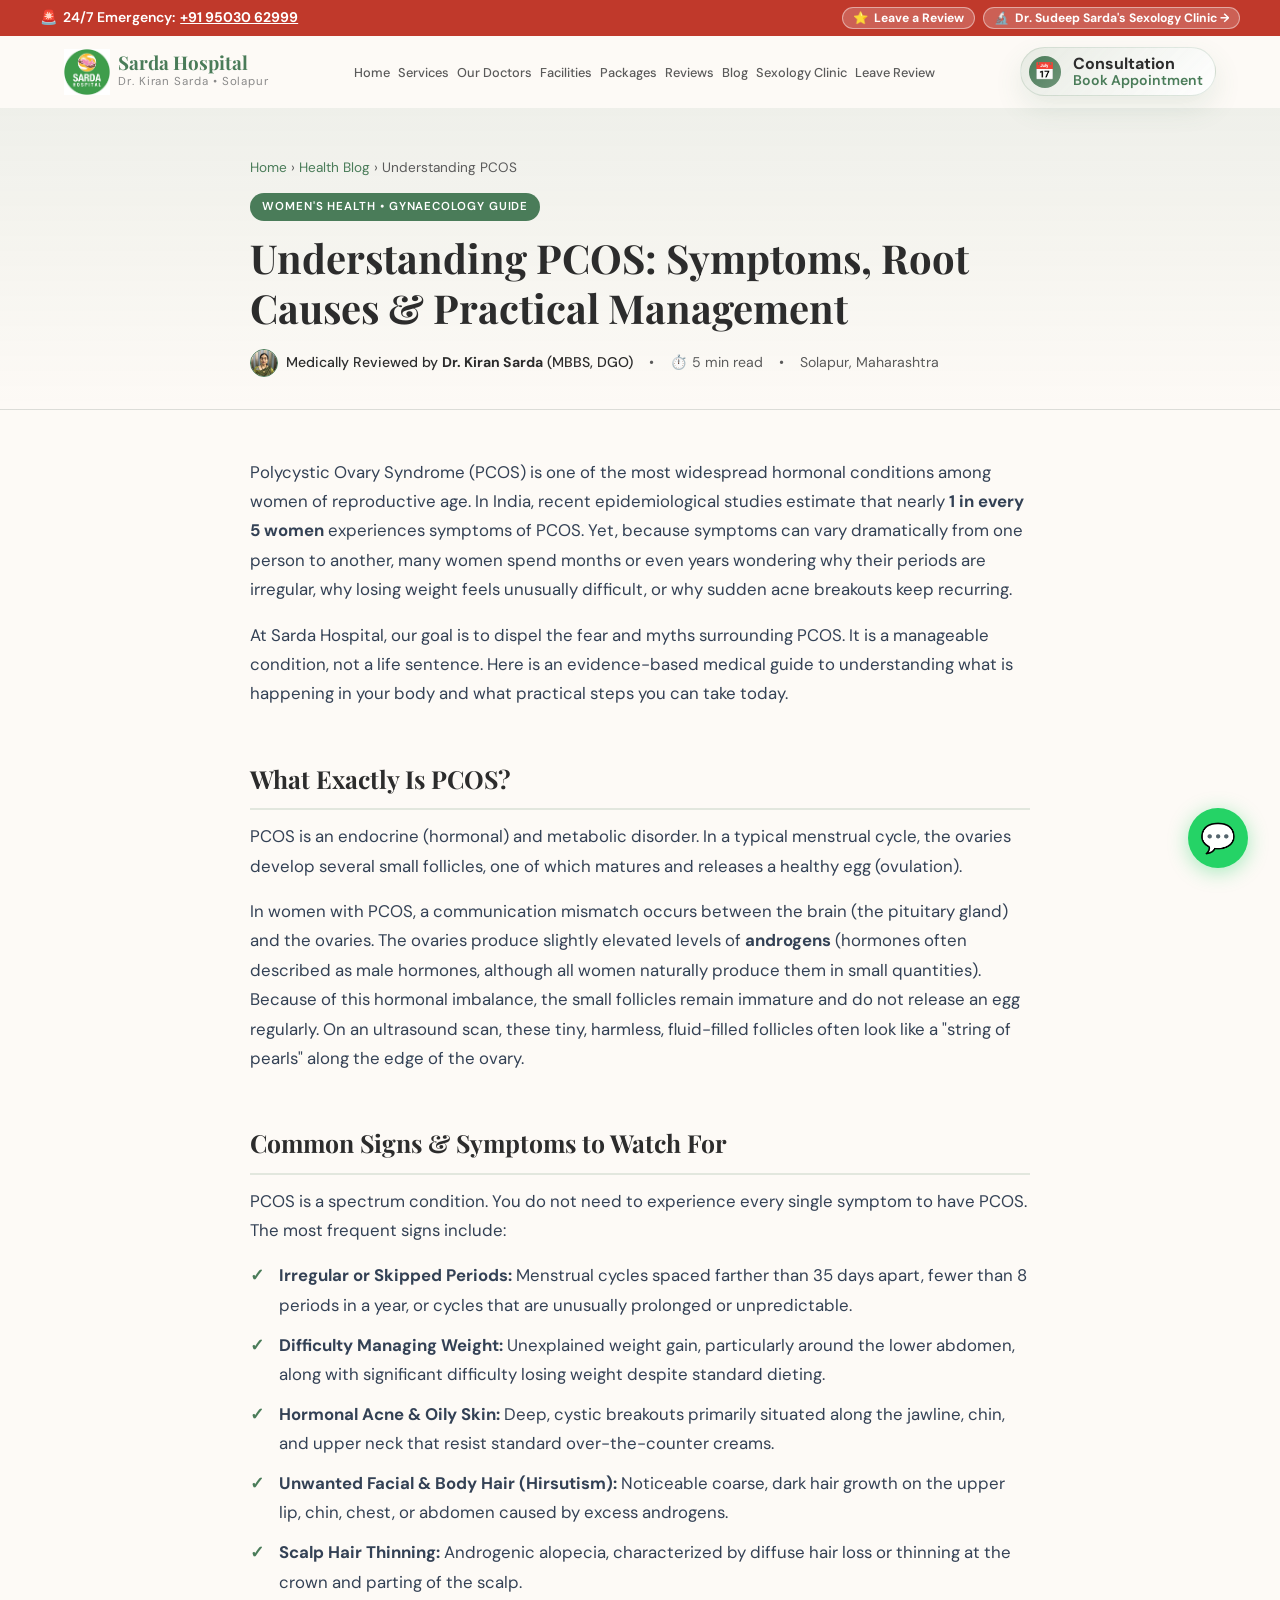
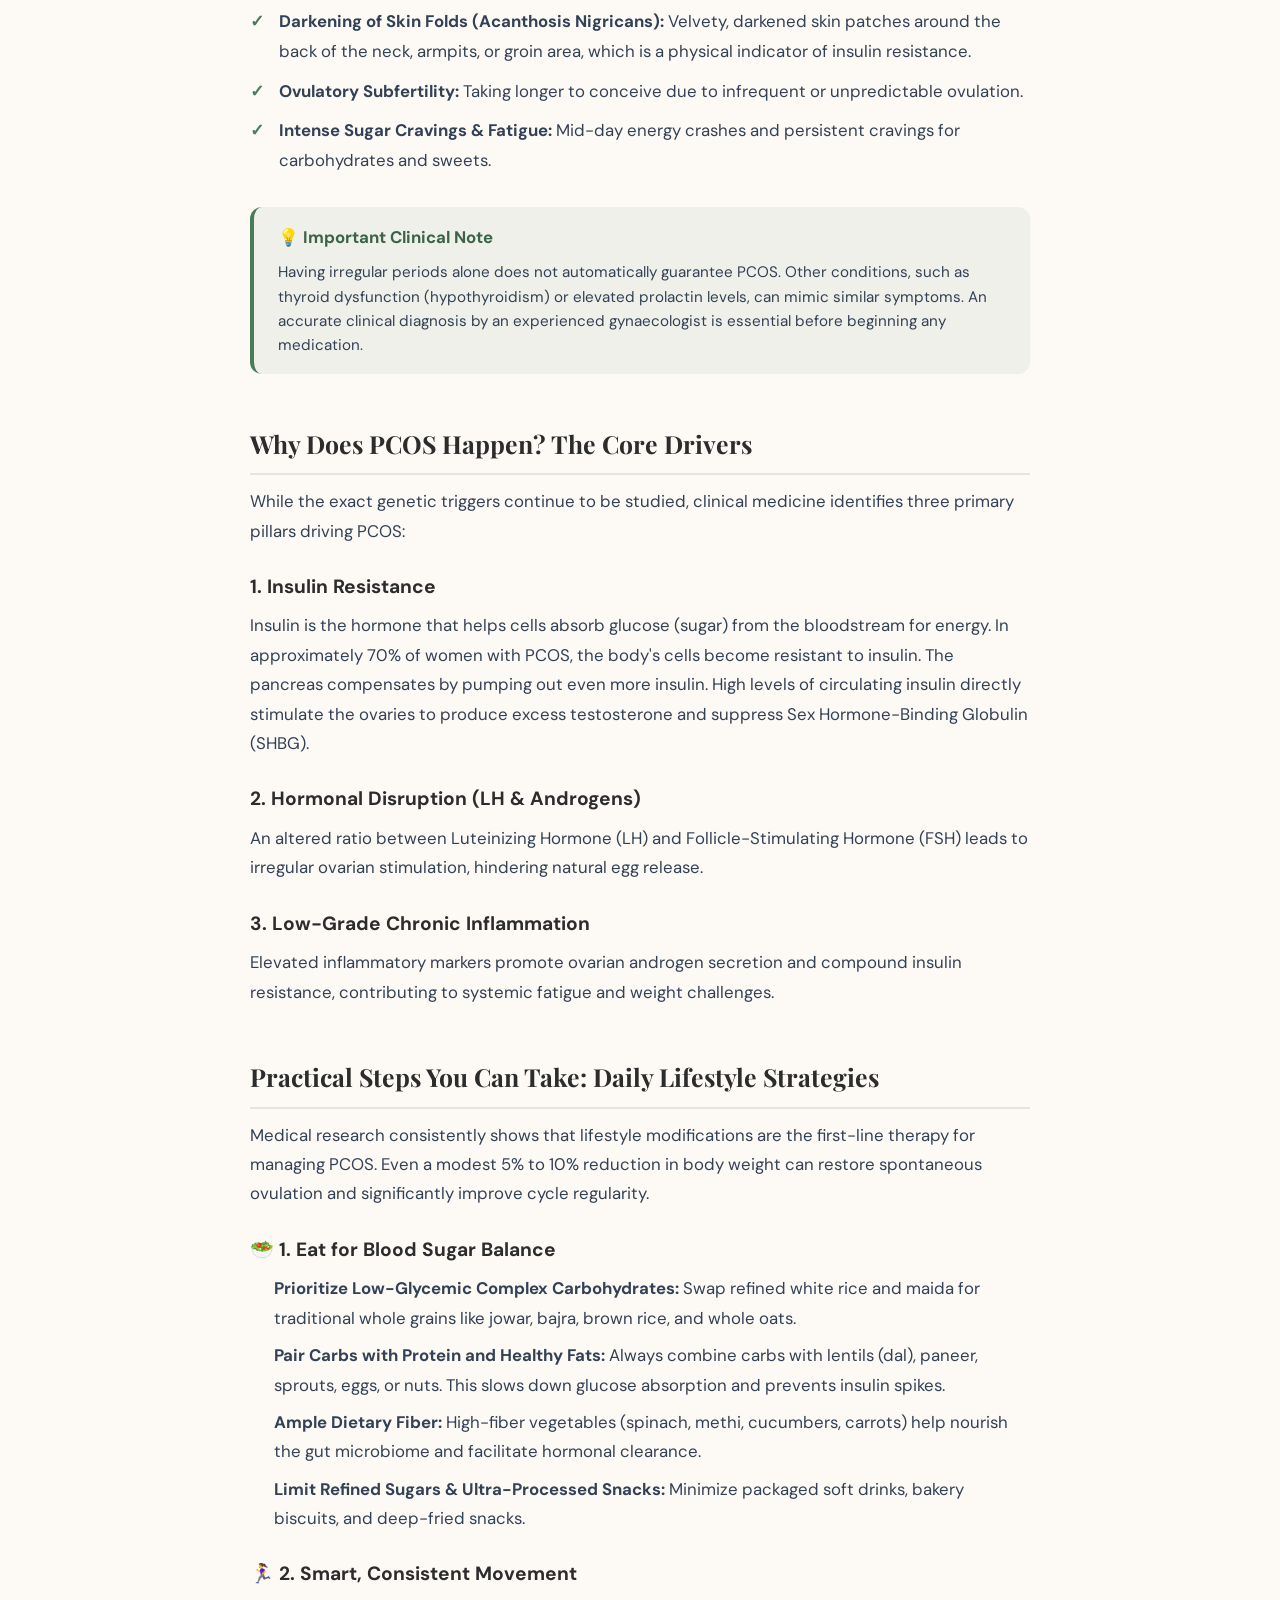
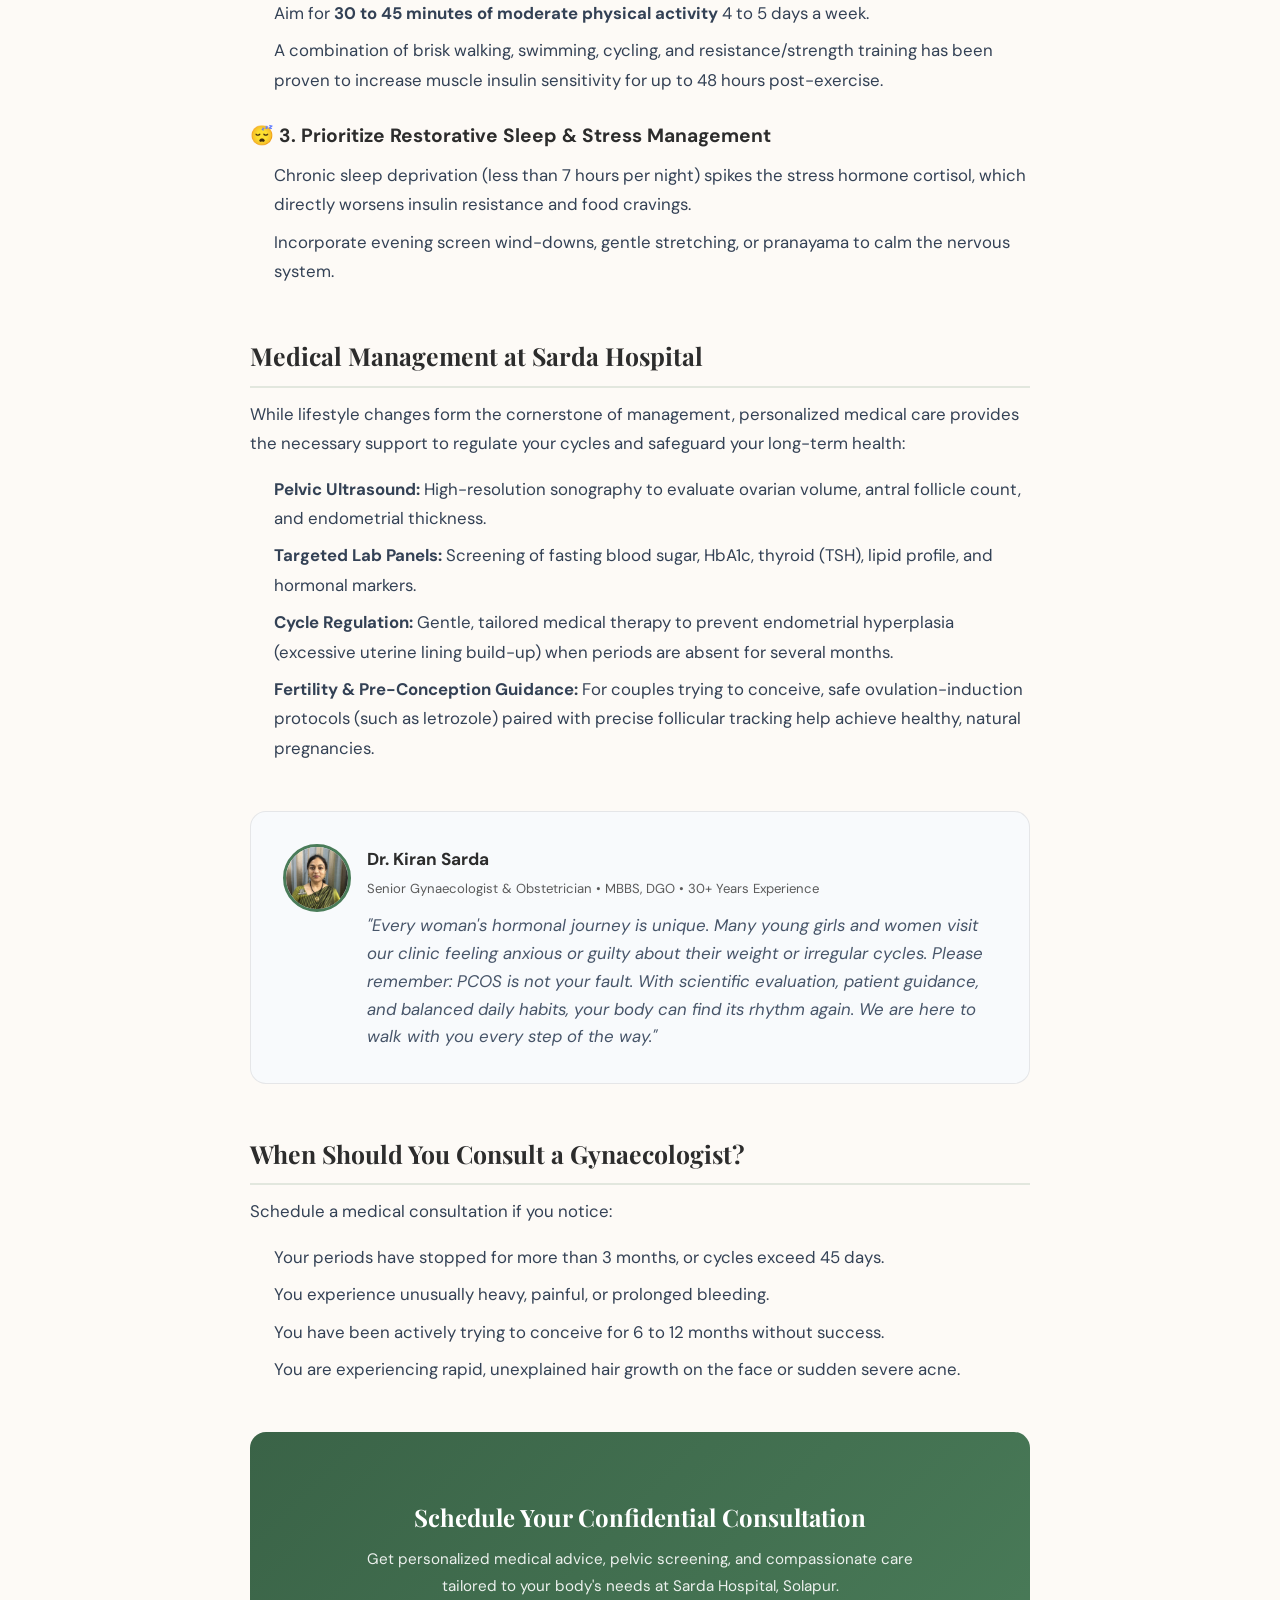
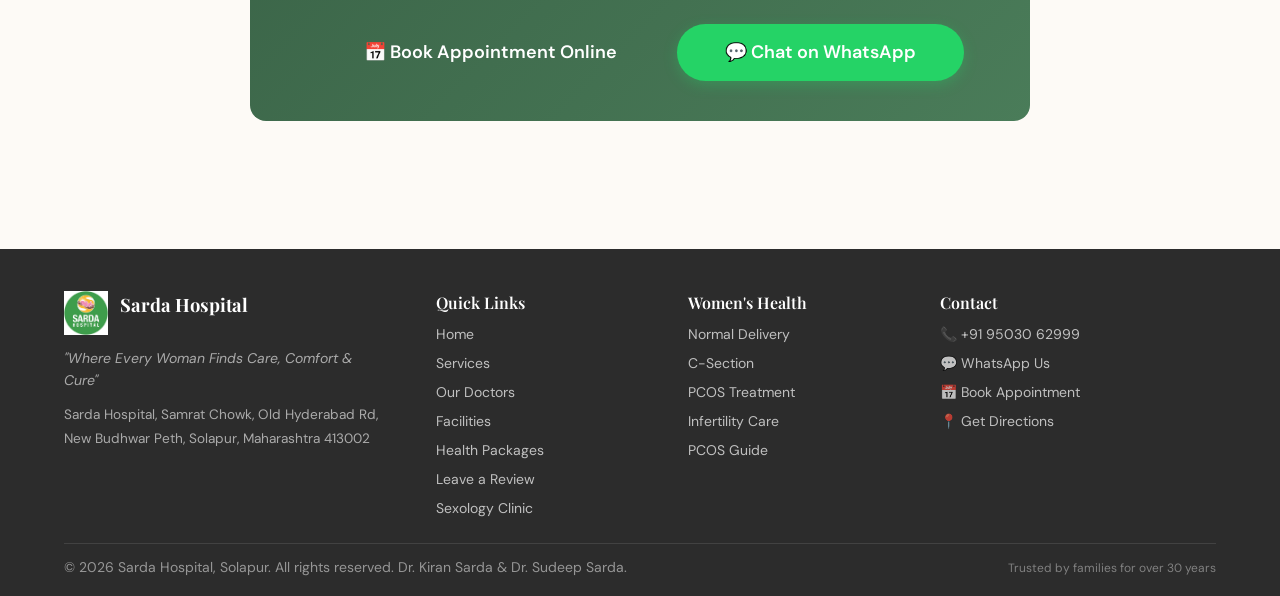
<file: blog-pcos.html>
<!DOCTYPE html>
<html lang="en">
<head>
  <meta charset="UTF-8">
  <meta name="viewport" content="width=device-width, initial-scale=1.0">
  <title>Understanding PCOS: Symptoms, Root Causes & Medical Care | Sarda Hospital Solapur</title>
  <meta name="description" content="A doctor-verified guide to Polycystic Ovary Syndrome (PCOS): recognize early symptoms, understand insulin resistance, practical lifestyle tips, and clinical treatment by Dr. Kiran Sarda.">
  <meta name="keywords" content="PCOS treatment Solapur, polycystic ovary syndrome, irregular periods Solapur, Dr Kiran Sarda, PCOS diet, infertility treatment Solapur, gynaecologist Solapur">
  <meta property="og:title" content="Understanding PCOS: Symptoms, Causes & What You Can Do — Sarda Hospital">
  <meta property="og:description" content="Expert-verified health guide by Dr. Kiran Sarda (30+ years experience). Learn how to identify symptoms, manage insulin resistance, and restore hormonal balance.">
  <meta property="og:type" content="article">
  <meta property="og:url" content="https://sardahospital.com/blog-pcos.html">
  <meta property="og:image" content="Images/Dr. Kiran Portrait.jpg">
  <link rel="canonical" href="https://sardahospital.com/blog-pcos.html">
  <link rel="stylesheet" href="css/styles.css?v=2.3">
  <style>
    .emergency-bar__label-compact,
    .emergency-bar__pill-text-compact {
      display: none;
    }
    @media (max-width: 768px) {
      .emergency-bar__label-full,
      .emergency-bar__pill-text-full {
        display: none !important;
      }
      .emergency-bar__label-compact,
      .emergency-bar__pill-text-compact {
        display: inline !important;
      }
      .btn {
        white-space: normal !important;
        text-align: center;
      }
    }
  </style>
  <!-- Google Analytics 4 -->
  <script async src="https://www.googletagmanager.com/gtag/js?id=G-552WGVFF51"></script>
  <script>window.dataLayer = window.dataLayer || []; function gtag() { dataLayer.push(arguments); } gtag('js', new Date()); gtag('config', 'G-552WGVFF51');</script>
</head>
<body>
  <a class="skip-link" href="#main-content">Skip to main content</a>
  <header role="banner">

  <!-- ===== EMERGENCY & ANNOUNCEMENT BAR ===== -->
  <div class="emergency-bar" id="emergency-bar" role="status" aria-live="polite">
    <div class="container emergency-bar__container">
      <div class="emergency-bar__emergency">
        <span class="emergency-bar__icon">🚨</span>
        <span class="emergency-bar__label-full">24/7 Emergency:</span>
        <span class="emergency-bar__label-compact">24/7:</span>
        <a href="tel:+919503062999">+91 95030 62999</a>
      </div>
      <div class="emergency-bar__actions">
        <a href="review.html" class="emergency-bar__pill emergency-bar__pill--review" aria-label="Leave a review">
          <span class="emergency-bar__pill-icon">⭐</span>
          <span class="emergency-bar__pill-text-full">Leave a Review</span>
          <span class="emergency-bar__pill-text-compact">Review</span>
        </a>
        <a href="sexology-clinic.html" class="emergency-bar__pill emergency-bar__pill--clinic" aria-label="Dr. Sudeep Sarda's Sexology Clinic">
          <span class="emergency-bar__pill-icon">🔬</span>
          <span class="emergency-bar__pill-text-full">Dr. Sudeep Sarda's Sexology Clinic &rarr;</span>
          <span class="emergency-bar__pill-text-compact">Sexology Clinic &rarr;</span>
        </a>
      </div>
    </div>
  </div>

  <!-- ===== NAVIGATION ===== -->
  <nav class="navbar" id="navbar" aria-label="Main Navigation">
    <div class="container">
      <a href="index.html#home" class="navbar__logo" aria-label="Sarda Hospital - Home">
        <img src="Images/SardaHospitalLogo.jpg" alt="Sarda Hospital Logo" width="52" height="52">
        <div class="navbar__logo-text">
          <span>Sarda Hospital</span>
          <small>Dr. Kiran Sarda &bull; Solapur</small>
        </div>
      </a>
      <ul class="navbar__links" id="nav-links" role="menubar">
        <li role="none"><a href="index.html#home" role="menuitem">Home</a></li>
        <li role="none"><a href="index.html#services" role="menuitem">Services</a></li>
        <li role="none"><a href="index.html#doctors" role="menuitem">Our Doctors</a></li>
        <li role="none"><a href="facilities.html" role="menuitem">Facilities</a></li>
        <li role="none"><a href="index.html#packages" role="menuitem">Packages</a></li>
        <li role="none"><a href="index.html#reviews" role="menuitem">Reviews</a></li>
        <li role="none"><a href="index.html#blog" role="menuitem">Blog</a></li>
        <li role="none"><a href="sexology-clinic.html" role="menuitem" class="nav-highlight">Sexology Clinic</a></li>
        <li role="none"><a href="review.html" role="menuitem">Leave Review</a></li>
        <li class="navbar__cta-item navbar__cta-item--mobile"><a href="index.html#appointment" class="btn btn--primary btn--sm navbar__cta">Book Appointment</a></li>
      </ul>
      <div class="navbar__actions">
        <a href="index.html#appointment" class="navbar__desktop-cta" aria-label="Book appointment at Sarda Hospital">
          <span class="navbar__desktop-cta-icon" aria-hidden="true">📅</span>
          <span class="navbar__desktop-cta-copy">
            <strong>Consultation</strong>
            <span>Book Appointment</span>
          </span>
        </a>
        <button class="navbar__toggle" id="nav-toggle" aria-label="Toggle navigation menu" aria-controls="nav-links">
          <span></span><span></span><span></span>
        </button>
      </div>
    </div>
  </nav>
  </header>

  <main id="main-content" tabindex="-1">
    <!-- Article Header -->
    <header class="article-header">
      <div class="container">
        <div class="article-content__wrapper">
          <nav class="article-breadcrumb" aria-label="Breadcrumb">
            <a href="index.html">Home</a> &rsaquo; <a href="index.html#blog">Health Blog</a> &rsaquo; <span>Understanding PCOS</span>
          </nav>
          <span class="article-header__badge">Women's Health &bull; Gynaecology Guide</span>
          <h1 class="article-header__title">Understanding PCOS: Symptoms, Root Causes &amp; Practical Management</h1>
          <div class="article-meta">
            <div class="article-meta__author">
              <img src="Images/Dr. Kiran Portrait.jpg" alt="Dr. Kiran Sarda" width="28" height="28" style="width: 28px; height: 28px; border-radius: 50%; object-fit: cover; border: 1.5px solid var(--clr-primary);">
              <span>Medically Reviewed by <strong>Dr. Kiran Sarda</strong> (MBBS, DGO)</span>
            </div>
            <span>&bull;</span>
            <span>⏱️ 5 min read</span>
            <span>&bull;</span>
            <span>Solapur, Maharashtra</span>
          </div>
        </div>
      </div>
    </header>

    <!-- Article Content -->
    <article class="article-content">
      <div class="container">
        <div class="article-content__wrapper article-prose">
          
          <p class="lead">
            Polycystic Ovary Syndrome (PCOS) is one of the most widespread hormonal conditions among women of reproductive age. In India, recent epidemiological studies estimate that nearly <strong>1 in every 5 women</strong> experiences symptoms of PCOS. Yet, because symptoms can vary dramatically from one person to another, many women spend months or even years wondering why their periods are irregular, why losing weight feels unusually difficult, or why sudden acne breakouts keep recurring.
          </p>

          <p>
            At Sarda Hospital, our goal is to dispel the fear and myths surrounding PCOS. It is a manageable condition, not a life sentence. Here is an evidence-based medical guide to understanding what is happening in your body and what practical steps you can take today.
          </p>

          <h2>What Exactly Is PCOS?</h2>
          <p>
            PCOS is an endocrine (hormonal) and metabolic disorder. In a typical menstrual cycle, the ovaries develop several small follicles, one of which matures and releases a healthy egg (ovulation).
          </p>
          <p>
            In women with PCOS, a communication mismatch occurs between the brain (the pituitary gland) and the ovaries. The ovaries produce slightly elevated levels of <strong>androgens</strong> (hormones often described as male hormones, although all women naturally produce them in small quantities). Because of this hormonal imbalance, the small follicles remain immature and do not release an egg regularly. On an ultrasound scan, these tiny, harmless, fluid-filled follicles often look like a "string of pearls" along the edge of the ovary.
          </p>

          <h2>Common Signs &amp; Symptoms to Watch For</h2>
          <p>
            PCOS is a spectrum condition. You do not need to experience every single symptom to have PCOS. The most frequent signs include:
          </p>

          <ul class="article-checklist">
            <li><strong>Irregular or Skipped Periods:</strong> Menstrual cycles spaced farther than 35 days apart, fewer than 8 periods in a year, or cycles that are unusually prolonged or unpredictable.</li>
            <li><strong>Difficulty Managing Weight:</strong> Unexplained weight gain, particularly around the lower abdomen, along with significant difficulty losing weight despite standard dieting.</li>
            <li><strong>Hormonal Acne &amp; Oily Skin:</strong> Deep, cystic breakouts primarily situated along the jawline, chin, and upper neck that resist standard over-the-counter creams.</li>
            <li><strong>Unwanted Facial &amp; Body Hair (Hirsutism):</strong> Noticeable coarse, dark hair growth on the upper lip, chin, chest, or abdomen caused by excess androgens.</li>
            <li><strong>Scalp Hair Thinning:</strong> Androgenic alopecia, characterized by diffuse hair loss or thinning at the crown and parting of the scalp.</li>
            <li><strong>Darkening of Skin Folds (Acanthosis Nigricans):</strong> Velvety, darkened skin patches around the back of the neck, armpits, or groin area, which is a physical indicator of insulin resistance.</li>
            <li><strong>Ovulatory Subfertility:</strong> Taking longer to conceive due to infrequent or unpredictable ovulation.</li>
            <li><strong>Intense Sugar Cravings &amp; Fatigue:</strong> Mid-day energy crashes and persistent cravings for carbohydrates and sweets.</li>
          </ul>

          <div class="article-callout">
            <h4>💡 Important Clinical Note</h4>
            <p>
              Having irregular periods alone does not automatically guarantee PCOS. Other conditions, such as thyroid dysfunction (hypothyroidism) or elevated prolactin levels, can mimic similar symptoms. An accurate clinical diagnosis by an experienced gynaecologist is essential before beginning any medication.
            </p>
          </div>

          <h2>Why Does PCOS Happen? The Core Drivers</h2>
          <p>
            While the exact genetic triggers continue to be studied, clinical medicine identifies three primary pillars driving PCOS:
          </p>

          <h3>1. Insulin Resistance</h3>
          <p>
            Insulin is the hormone that helps cells absorb glucose (sugar) from the bloodstream for energy. In approximately 70% of women with PCOS, the body's cells become resistant to insulin. The pancreas compensates by pumping out even more insulin. High levels of circulating insulin directly stimulate the ovaries to produce excess testosterone and suppress Sex Hormone-Binding Globulin (SHBG).
          </p>

          <h3>2. Hormonal Disruption (LH &amp; Androgens)</h3>
          <p>
            An altered ratio between Luteinizing Hormone (LH) and Follicle-Stimulating Hormone (FSH) leads to irregular ovarian stimulation, hindering natural egg release.
          </p>

          <h3>3. Low-Grade Chronic Inflammation</h3>
          <p>
            Elevated inflammatory markers promote ovarian androgen secretion and compound insulin resistance, contributing to systemic fatigue and weight challenges.
          </p>

          <h2>Practical Steps You Can Take: Daily Lifestyle Strategies</h2>
          <p>
            Medical research consistently shows that lifestyle modifications are the first-line therapy for managing PCOS. Even a modest 5% to 10% reduction in body weight can restore spontaneous ovulation and significantly improve cycle regularity.
          </p>

          <div class="article-prose">
            <h3>🥗 1. Eat for Blood Sugar Balance</h3>
            <ul>
              <li><strong>Prioritize Low-Glycemic Complex Carbohydrates:</strong> Swap refined white rice and maida for traditional whole grains like jowar, bajra, brown rice, and whole oats.</li>
              <li><strong>Pair Carbs with Protein and Healthy Fats:</strong> Always combine carbs with lentils (dal), paneer, sprouts, eggs, or nuts. This slows down glucose absorption and prevents insulin spikes.</li>
              <li><strong>Ample Dietary Fiber:</strong> High-fiber vegetables (spinach, methi, cucumbers, carrots) help nourish the gut microbiome and facilitate hormonal clearance.</li>
              <li><strong>Limit Refined Sugars &amp; Ultra-Processed Snacks:</strong> Minimize packaged soft drinks, bakery biscuits, and deep-fried snacks.</li>
            </ul>

            <h3>🏃‍♀️ 2. Smart, Consistent Movement</h3>
            <ul>
              <li>Aim for <strong>30 to 45 minutes of moderate physical activity</strong> 4 to 5 days a week.</li>
              <li>A combination of brisk walking, swimming, cycling, and resistance/strength training has been proven to increase muscle insulin sensitivity for up to 48 hours post-exercise.</li>
            </ul>

            <h3>😴 3. Prioritize Restorative Sleep &amp; Stress Management</h3>
            <ul>
              <li>Chronic sleep deprivation (less than 7 hours per night) spikes the stress hormone cortisol, which directly worsens insulin resistance and food cravings.</li>
              <li>Incorporate evening screen wind-downs, gentle stretching, or pranayama to calm the nervous system.</li>
            </ul>
          </div>

          <h2>Medical Management at Sarda Hospital</h2>
          <p>
            While lifestyle changes form the cornerstone of management, personalized medical care provides the necessary support to regulate your cycles and safeguard your long-term health:
          </p>
          <ul>
            <li><strong>Pelvic Ultrasound:</strong> High-resolution sonography to evaluate ovarian volume, antral follicle count, and endometrial thickness.</li>
            <li><strong>Targeted Lab Panels:</strong> Screening of fasting blood sugar, HbA1c, thyroid (TSH), lipid profile, and hormonal markers.</li>
            <li><strong>Cycle Regulation:</strong> Gentle, tailored medical therapy to prevent endometrial hyperplasia (excessive uterine lining build-up) when periods are absent for several months.</li>
            <li><strong>Fertility &amp; Pre-Conception Guidance:</strong> For couples trying to conceive, safe ovulation-induction protocols (such as letrozole) paired with precise follicular tracking help achieve healthy, natural pregnancies.</li>
          </ul>

          <div class="article-doctor-quote">
            <img src="Images/Dr. Kiran Portrait.jpg" alt="Dr. Kiran Sarda" class="article-doctor-quote__avatar" width="68" height="68" loading="lazy" decoding="async">
            <div class="article-doctor-quote__body">
              <h4>Dr. Kiran Sarda</h4>
              <small>Senior Gynaecologist &amp; Obstetrician &bull; MBBS, DGO &bull; 30+ Years Experience</small>
              <p>
                "Every woman's hormonal journey is unique. Many young girls and women visit our clinic feeling anxious or guilty about their weight or irregular cycles. Please remember: PCOS is not your fault. With scientific evaluation, patient guidance, and balanced daily habits, your body can find its rhythm again. We are here to walk with you every step of the way."
              </p>
            </div>
          </div>

          <h2>When Should You Consult a Gynaecologist?</h2>
          <p>
            Schedule a medical consultation if you notice:
          </p>
          <ul>
            <li>Your periods have stopped for more than 3 months, or cycles exceed 45 days.</li>
            <li>You experience unusually heavy, painful, or prolonged bleeding.</li>
            <li>You have been actively trying to conceive for 6 to 12 months without success.</li>
            <li>You are experiencing rapid, unexplained hair growth on the face or sudden severe acne.</li>
          </ul>

          <!-- Consultation CTA -->
          <div class="article-cta-box">
            <h3>Schedule Your Confidential Consultation</h3>
            <p>
              Get personalized medical advice, pelvic screening, and compassionate care tailored to your body's needs at Sarda Hospital, Solapur.
            </p>
            <div class="article-cta-box__actions">
              <a href="index.html#appointment" class="btn btn--white btn--lg">📅 Book Appointment Online</a>
              <a href="https://wa.me/919503062999?text=Hello%20Sarda%20Hospital%2C%20I%20would%20like%20to%20consult%20Dr.%20Kiran%20Sarda%20regarding%20PCOS%20and%20menstrual%20health." target="_blank" rel="noopener" class="btn btn--whatsapp btn--lg">💬 Chat on WhatsApp</a>
            </div>
          </div>

        </div>
      </div>
    </article>
  </main>

  <!-- ===== FOOTER ===== -->
  <footer class="footer">
    <div class="container">
      <div class="footer__grid">
        <div class="footer__brand">
          <div class="footer__logo">
            <img src="Images/SardaHospitalLogo.jpg" alt="Sarda Hospital Logo" width="44" height="44">
            <span class="footer__logo-text">Sarda Hospital</span>
          </div>
          <p class="footer__tagline">"Where Every Woman Finds Care, Comfort & Cure"</p>
          <p class="footer__address">Sarda Hospital, Samrat Chowk, Old Hyderabad Rd,<br>New Budhwar Peth, Solapur, Maharashtra 413002</p>
        </div>
        <div>
          <h4 class="footer__heading">Quick Links</h4>
          <div class="footer__links">
            <a href="index.html#home">Home</a>
            <a href="index.html#services">Services</a>
            <a href="index.html#doctors">Our Doctors</a>
            <a href="facilities.html">Facilities</a>
            <a href="index.html#packages">Health Packages</a>
            <a href="review.html">Leave a Review</a>
            <a href="sexology-clinic.html">Sexology Clinic</a>
          </div>
        </div>
        <div>
          <h4 class="footer__heading">Women's Health</h4>
          <div class="footer__links">
            <a href="index.html#services">Normal Delivery</a>
            <a href="index.html#services">C-Section</a>
            <a href="index.html#services">PCOS Treatment</a>
            <a href="index.html#services">Infertility Care</a>
            <a href="blog-pcos.html">PCOS Guide</a>
          </div>
        </div>
        <div>
          <h4 class="footer__heading">Contact</h4>
          <div class="footer__links">
            <a href="tel:+919503062999">📞 +91 95030 62999</a>
            <a href="https://wa.me/919503062999" target="_blank" rel="noopener">💬 WhatsApp Us</a>
            <a href="index.html#appointment">📅 Book Appointment</a>
            <a href="https://www.google.com/maps/place/Sarda+Hospital/" target="_blank" rel="noopener">📍 Get Directions</a>
          </div>
        </div>
      </div>
      <div class="footer__bottom">
        <span class="footer__copyright">&copy; 2026 Sarda Hospital, Solapur. All rights reserved. Dr. Kiran Sarda & Dr. Sudeep Sarda.</span>
        <span class="footer__trust">Trusted by families for over 30 years</span>
      </div>
    </div>
  </footer>

  <!-- ===== FLOATING WHATSAPP BUTTON ===== -->
  <a href="https://wa.me/919503062999" class="whatsapp-float" target="_blank" rel="noopener" aria-label="Chat with us on WhatsApp" id="whatsapp-float">
    💬
    <span class="whatsapp-float__tooltip">Chat with us!</span>
  </a>

  <script src="js/main.js?v=2.3"></script>
</body>
</html>
</file>
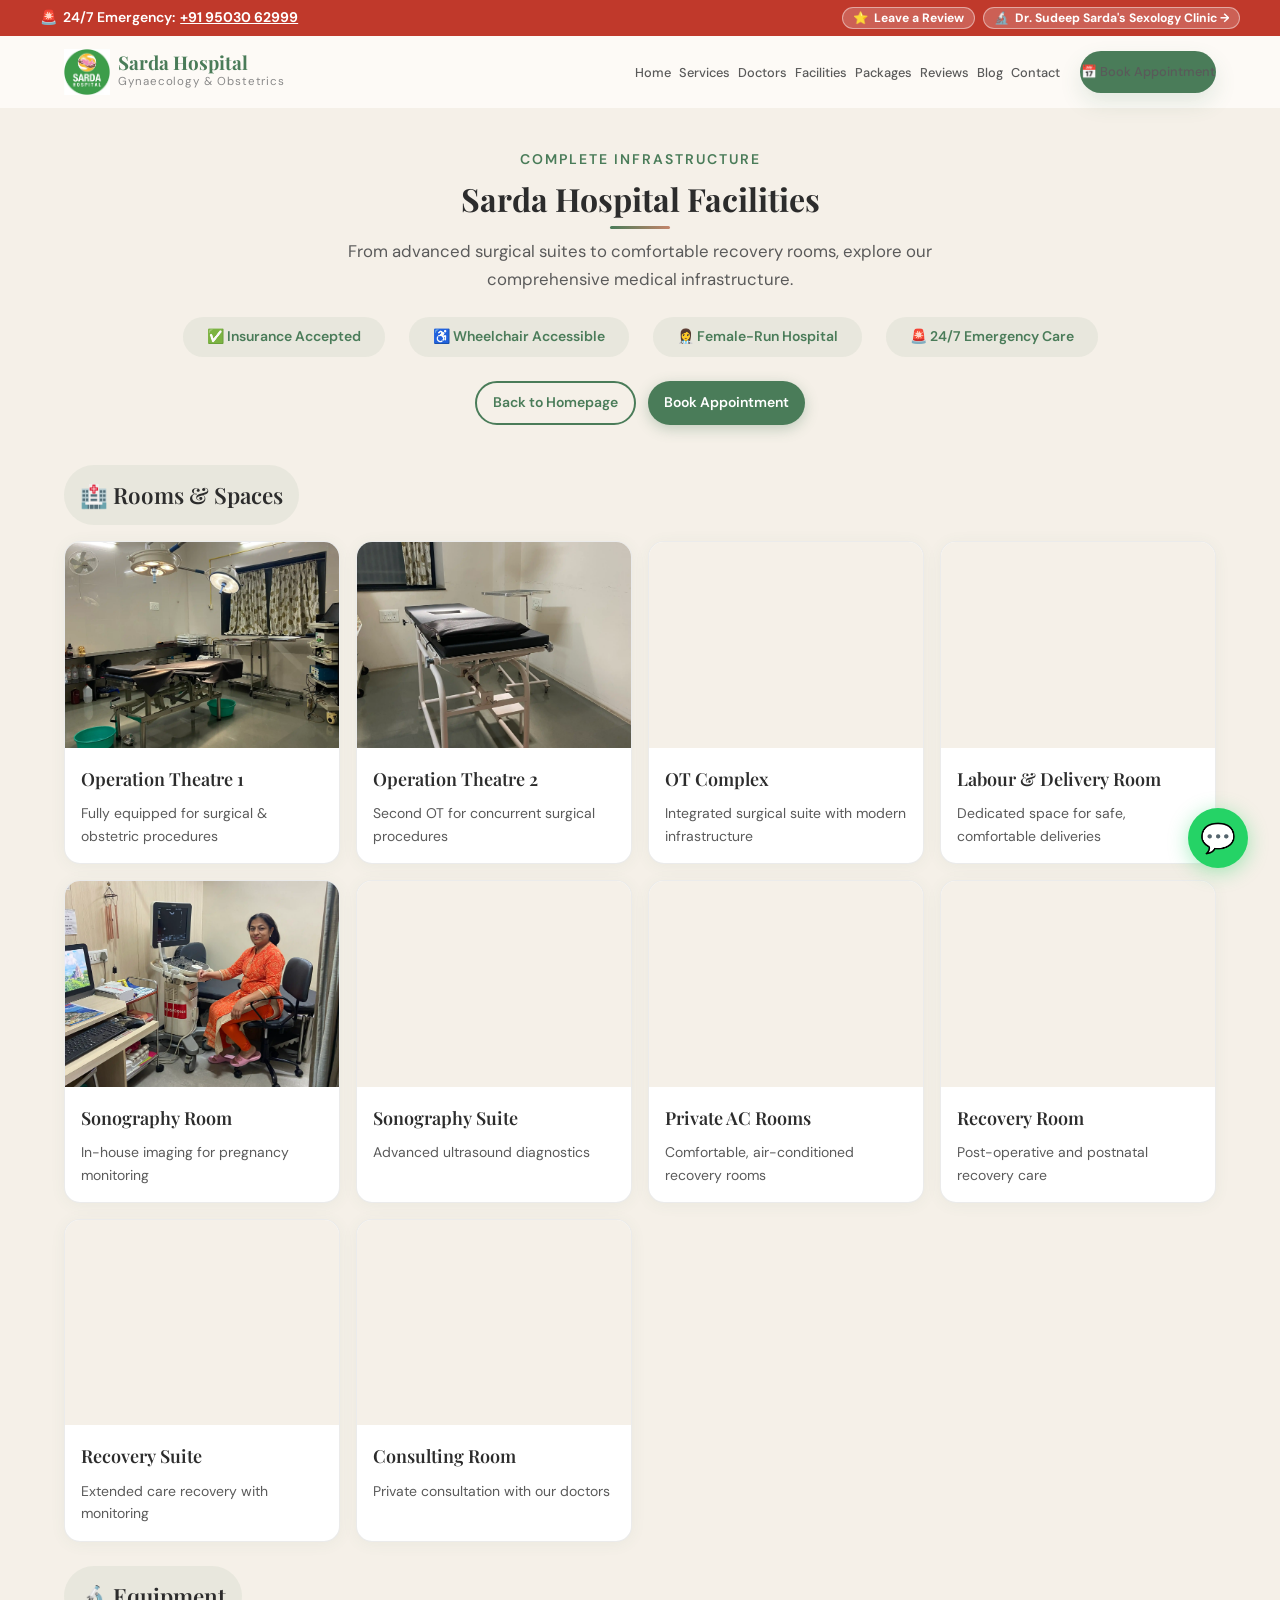
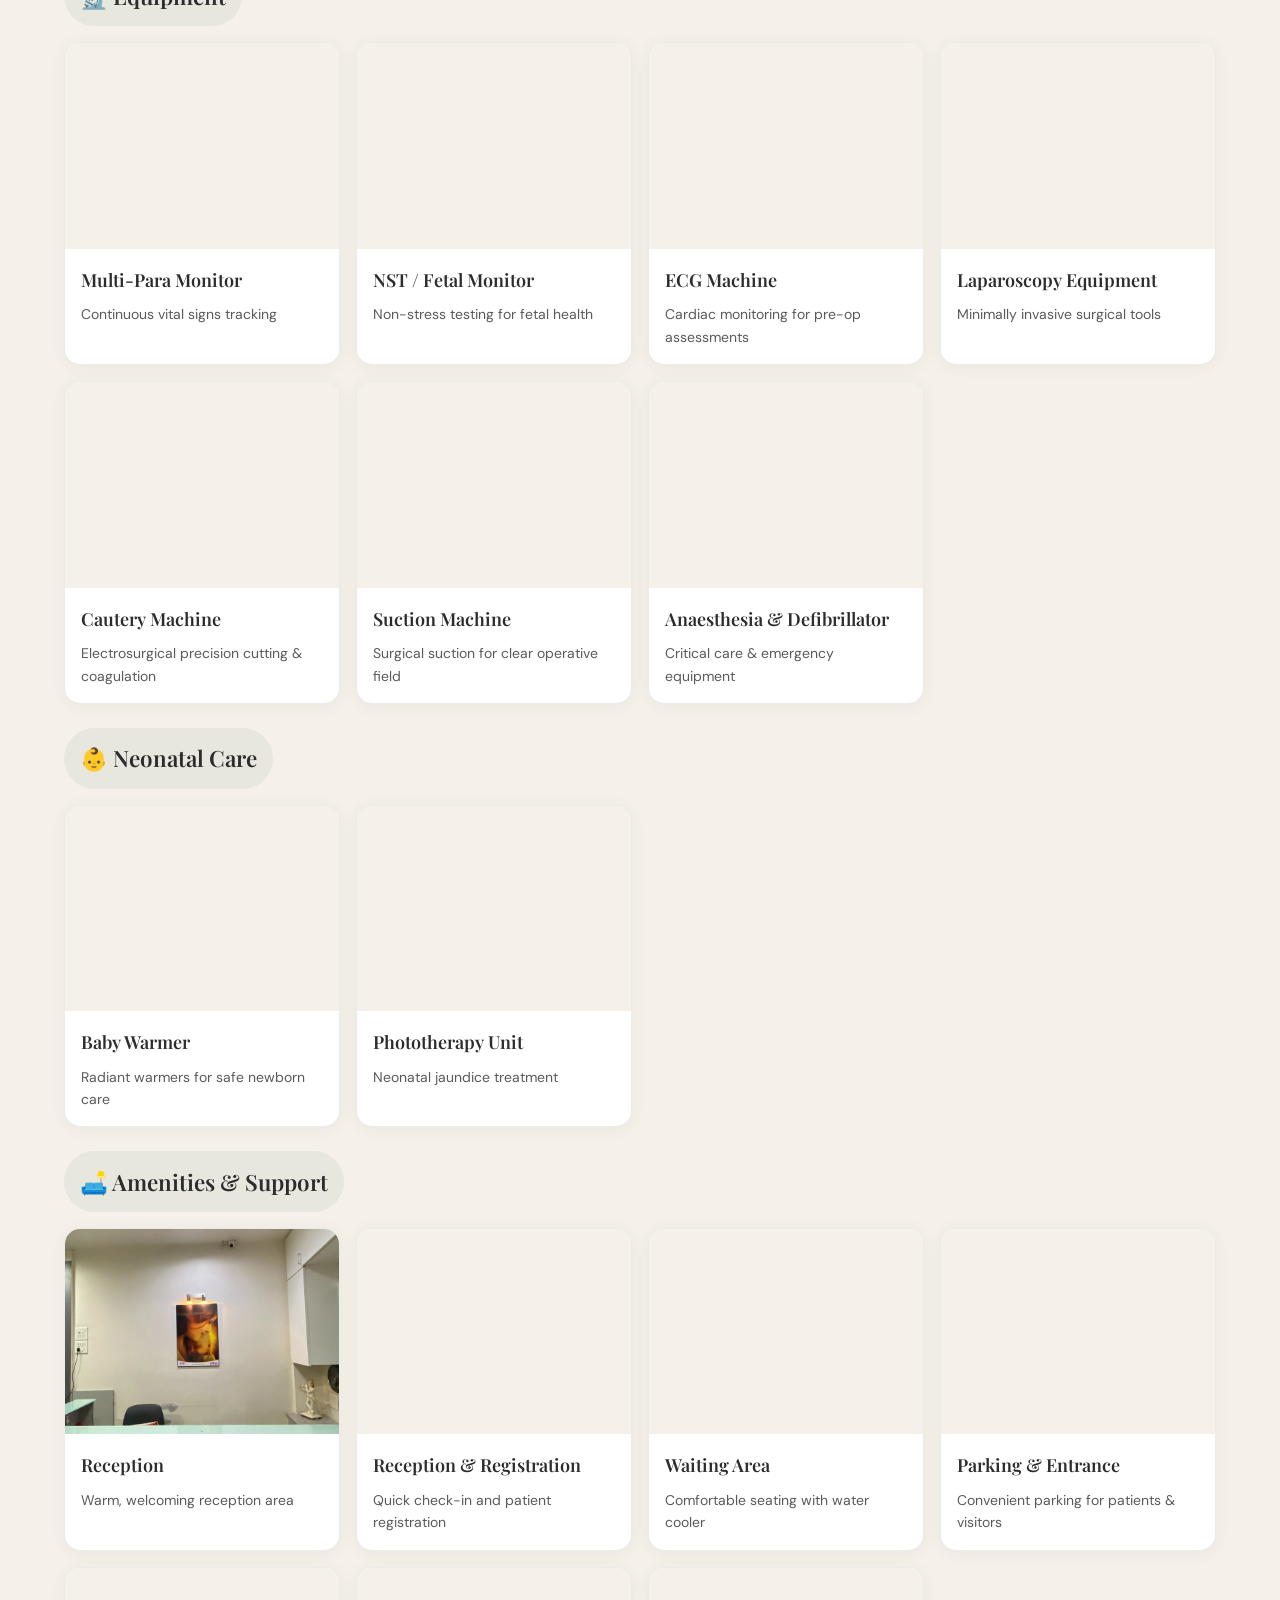
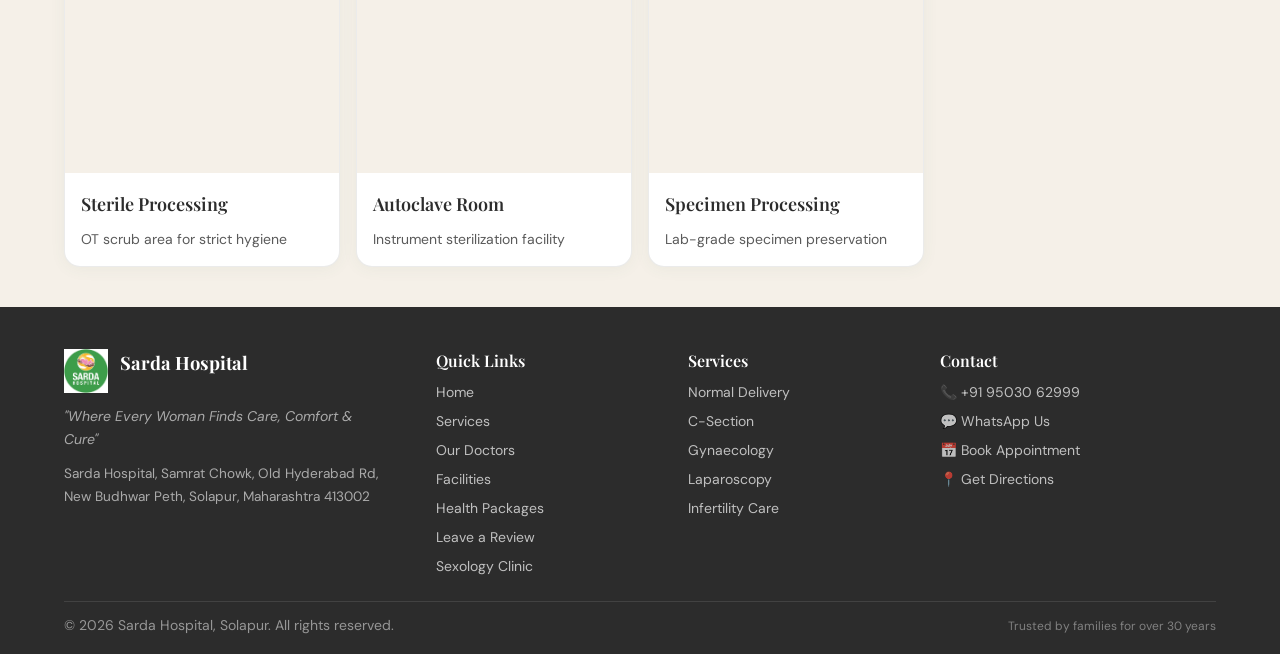
<file: facilities.html>
<!DOCTYPE html>
<html lang="en">

<head>
  <meta charset="UTF-8">
  <meta name="viewport" content="width=device-width, initial-scale=1.0">
  <title>Sarda Hospital - Gynaecologist & Obstetrician in Solapur | Dr. Kiran Sarda</title>
  <meta name="description"
    content="Sarda Hospital, Solapur - 30+ years of trusted gynaecology & obstetrics care by Dr. Kiran Sarda (MBBS, DGO). 5000+ successful deliveries. Book appointment today.">
  <meta name="keywords"
    content="gynaecologist solapur, obstetrician solapur, sarda hospital, dr kiran sarda, normal delivery solapur, c-section solapur, PCOS treatment, infertility solapur">
  <meta property="og:title" content="Sarda Hospital - Where Every Woman Finds Care, Comfort & Cure">
  <meta property="og:description"
    content="30+ years of trusted gynaecology & obstetrics care in Solapur. 5000+ successful deliveries. Book your appointment today.">
  <meta property="og:type" content="website">
  <meta property="og:url" content="https://sardahospital.com/facilities.html">
  <meta property="og:image" content="Images/WebP/HospitalFront.webp">
  <link rel="canonical" href="https://sardahospital.com/facilities.html">
  <link rel="stylesheet" href="css/styles.css?v=2.3">
  <style>
    .emergency-bar__label-compact,
    .emergency-bar__pill-text-compact {
      display: none;
    }
    @media (max-width: 768px) {
      .emergency-bar__label-full,
      .emergency-bar__pill-text-full {
        display: none !important;
      }
      .emergency-bar__label-compact,
      .emergency-bar__pill-text-compact {
        display: inline !important;
      }
    }
  </style>
  <!-- Google Analytics 4 -->
  <script async src="https://www.googletagmanager.com/gtag/js?id=G-552WGVFF51"></script>
  <script>window.dataLayer = window.dataLayer || []; function gtag() { dataLayer.push(arguments); } gtag('js', new Date()); gtag('config', 'G-552WGVFF51');</script>
</head>

<body>
  <a class="skip-link" href="#main-content">Skip to main content</a>
  <header role="banner">

    <!-- ===== EMERGENCY & ANNOUNCEMENT BAR ===== -->
    <div class="emergency-bar" id="emergency-bar" role="status" aria-live="polite">
      <div class="container emergency-bar__container">
        <div class="emergency-bar__emergency">
          <span class="emergency-bar__icon">🚨</span>
          <span class="emergency-bar__label-full">24/7 Emergency:</span>
          <span class="emergency-bar__label-compact">24/7:</span>
          <a href="tel:+919503062999">+91 95030 62999</a>
        </div>
        <div class="emergency-bar__actions">
          <a href="index.html#leave-review" class="emergency-bar__pill emergency-bar__pill--review" aria-label="Leave a review">
            <span class="emergency-bar__pill-icon">⭐</span>
            <span class="emergency-bar__pill-text-full">Leave a Review</span>
            <span class="emergency-bar__pill-text-compact">Review</span>
          </a>
          <a href="sexology-clinic.html" class="emergency-bar__pill emergency-bar__pill--clinic" aria-label="Dr. Sudeep Sarda's Sexology Clinic">
            <span class="emergency-bar__pill-icon">🔬</span>
            <span class="emergency-bar__pill-text-full">Dr. Sudeep Sarda's Sexology Clinic &rarr;</span>
            <span class="emergency-bar__pill-text-compact">Sexology Clinic &rarr;</span>
          </a>
        </div>
      </div>
    </div>

    <!-- ===== STICKY NAVIGATION ===== -->
    <nav class="navbar" id="navbar" aria-label="Primary navigation">
      <div class="container">
        <a href="index.html#home" class="navbar__logo">
          <img src="Images/WebP/SardaHospitalLogo.webp" alt="Sarda Hospital Logo" width="48" height="48">
          <div class="navbar__logo-text">
            <span class="navbar__brand-name">Sarda Hospital</span>
            <small>Gynaecology & Obstetrics</small>
          </div>
        </a>
        <ul class="navbar__links" id="nav-links">
          <li><a href="index.html#home">Home</a></li>
          <li><a href="index.html#services">Services</a></li>
          <li><a href="index.html#doctors">Doctors</a></li>
          <li><a href="index.html#facilities">Facilities</a></li>
          <li><a href="index.html#packages">Packages</a></li>
          <li><a href="index.html#reviews">Reviews</a></li>
          <li><a href="index.html#blog">Blog</a></li>
          <li><a href="index.html#contact">Contact</a></li>
          <li><a href="index.html#appointment" class="btn btn--primary btn--sm navbar__cta">📅 Book Appointment</a></li>
        </ul>
        <button class="navbar__toggle" id="nav-toggle" aria-label="Toggle navigation menu" aria-controls="nav-links">
          <span></span><span></span><span></span>
        </button>
      </div>
    </nav>
  </header>

<main id="main-content" tabindex="-1">

  <section class="facilities section--alt section facilities-page__section" id="facilities" aria-labelledby="facilities-title">
    <div class="container">
      <div class="section__header reveal">
        <span class="section__subtitle">Complete Infrastructure</span>
        <h2 class="section__title" id="facilities-title">Sarda Hospital Facilities</h2>
        <p class="section__desc">From advanced surgical suites to comfortable recovery rooms, explore our comprehensive medical infrastructure.</p>
      </div>
      
      <div class="facilities__badges facilities-page__badges reveal">
        <span class="facilities__badge">✅ Insurance Accepted</span>
        <span class="facilities__badge">♿ Wheelchair Accessible</span>
        <span class="facilities__badge">👩‍⚕️ Female-Run Hospital</span>
        <span class="facilities__badge">🚨 24/7 Emergency Care</span>
      </div>

      <div class="facilities-page__actions reveal">
        <a href="index.html#home" class="btn btn--outline btn--sm">Back to Homepage</a>
        <a href="index.html#appointment" class="btn btn--primary btn--sm">Book Appointment</a>
      </div>

      <div class="facilities__grid reveal-stagger">
        
        <!-- ROOMS & SPACES -->
        <div class="facility-card--heading reveal"><h3>🏥 Rooms & Spaces</h3></div>
        
        <div class="facility-card">
          <img src="Images/WebP/OTNumber1.webp" alt="Operation Theatre 1" loading="lazy" decoding="async">
          <div class="facility-card__info">
            <h4>Operation Theatre 1</h4>
            <p>Fully equipped for surgical & obstetric procedures</p>
          </div>
        </div>
        <div class="facility-card">
          <img src="Images/WebP/OTNumber2.webp" alt="Operation Theatre 2" loading="lazy" decoding="async">
          <div class="facility-card__info">
            <h4>Operation Theatre 2</h4>
            <p>Second OT for concurrent surgical procedures</p>
          </div>
        </div>
        <div class="facility-card">
          <img src="Images/WebP/OTComplex.webp" alt="OT Complex" loading="lazy" decoding="async">
          <div class="facility-card__info">
            <h4>OT Complex</h4>
            <p>Integrated surgical suite with modern infrastructure</p>
          </div>
        </div>
        <div class="facility-card">
          <img src="Images/WebP/DeliveryLabourRoom.webp" alt="Labour & Delivery Room" loading="lazy" decoding="async">
          <div class="facility-card__info">
            <h4>Labour & Delivery Room</h4>
            <p>Dedicated space for safe, comfortable deliveries</p>
          </div>
        </div>
        <div class="facility-card">
          <img src="Images/WebP/SonographyRoom.webp" alt="Sonography Room" loading="lazy" decoding="async">
          <div class="facility-card__info">
            <h4>Sonography Room</h4>
            <p>In-house imaging for pregnancy monitoring</p>
          </div>
        </div>
        <div class="facility-card">
          <img src="Images/WebP/SonographyRoom2.webp" alt="Sonography Room 2" loading="lazy" decoding="async">
          <div class="facility-card__info">
            <h4>Sonography Suite</h4>
            <p>Advanced ultrasound diagnostics</p>
          </div>
        </div>
        <div class="facility-card">
          <img src="Images/WebP/ACRoom.webp" alt="Private AC Room" loading="lazy" decoding="async">
          <div class="facility-card__info">
            <h4>Private AC Rooms</h4>
            <p>Comfortable, air-conditioned recovery rooms</p>
          </div>
        </div>
        <div class="facility-card">
          <img src="Images/WebP/RecoveryRoom1.webp" alt="Recovery Room 1" loading="lazy" decoding="async">
          <div class="facility-card__info">
            <h4>Recovery Room</h4>
            <p>Post-operative and postnatal recovery care</p>
          </div>
        </div>
        <div class="facility-card">
          <img src="Images/WebP/RecoveryRoom2.webp" alt="Recovery Room 2" loading="lazy" decoding="async">
          <div class="facility-card__info">
            <h4>Recovery Suite</h4>
            <p>Extended care recovery with monitoring</p>
          </div>
        </div>
        <div class="facility-card">
          <img src="Images/WebP/Consulting.webp" alt="Consulting Room" loading="lazy" decoding="async">
          <div class="facility-card__info">
            <h4>Consulting Room</h4>
            <p>Private consultation with our doctors</p>
          </div>
        </div>

        <!-- EQUIPMENT -->
        <div class="facility-card--heading reveal"><h3>🔬 Equipment</h3></div>

        <div class="facility-card">
          <img src="Images/WebP/MultiParaMonitor.webp" alt="Multi-Parameter Monitor" loading="lazy" decoding="async">
          <div class="facility-card__info">
            <h4>Multi-Para Monitor</h4>
            <p>Continuous vital signs tracking</p>
          </div>
        </div>
        <div class="facility-card">
          <img src="Images/WebP/NSTMachine.webp" alt="NST / Fetal Monitor" loading="lazy" decoding="async">
          <div class="facility-card__info">
            <h4>NST / Fetal Monitor</h4>
            <p>Non-stress testing for fetal health</p>
          </div>
        </div>
        <div class="facility-card">
          <img src="Images/WebP/ECG.webp" alt="ECG Machine" loading="lazy" decoding="async">
          <div class="facility-card__info">
            <h4>ECG Machine</h4>
            <p>Cardiac monitoring for pre-op assessments</p>
          </div>
        </div>
        <div class="facility-card">
          <img src="Images/WebP/LaparoscopyTrolly.webp" alt="Laparoscopy Equipment" loading="lazy" decoding="async">
          <div class="facility-card__info">
            <h4>Laparoscopy Equipment</h4>
            <p>Minimally invasive surgical tools</p>
          </div>
        </div>
        <div class="facility-card">
          <img src="Images/WebP/Cautery.webp" alt="Cautery Machine" loading="lazy" decoding="async">
          <div class="facility-card__info">
            <h4>Cautery Machine</h4>
            <p>Electrosurgical precision cutting & coagulation</p>
          </div>
        </div>
        <div class="facility-card">
          <img src="Images/WebP/SuctionMachine.webp" alt="Suction Machine" loading="lazy" decoding="async">
          <div class="facility-card__info">
            <h4>Suction Machine</h4>
            <p>Surgical suction for clear operative field</p>
          </div>
        </div>
        <div class="facility-card">
          <img src="Images/WebP/AnesthesiaMachineDefribillator.webp" alt="Anaesthesia Machine" loading="lazy" decoding="async">
          <div class="facility-card__info">
            <h4>Anaesthesia & Defibrillator</h4>
            <p>Critical care & emergency equipment</p>
          </div>
        </div>

        <!-- NEONATAL -->
        <div class="facility-card--heading reveal"><h3>👶 Neonatal Care</h3></div>

        <div class="facility-card">
          <img src="Images/WebP/BabyWarmer.webp" alt="Baby Warmer" loading="lazy" decoding="async">
          <div class="facility-card__info">
            <h4>Baby Warmer</h4>
            <p>Radiant warmers for safe newborn care</p>
          </div>
        </div>
        <div class="facility-card">
          <img src="Images/WebP/Phototherapy.webp" alt="Phototherapy Unit" loading="lazy" decoding="async">
          <div class="facility-card__info">
            <h4>Phototherapy Unit</h4>
            <p>Neonatal jaundice treatment</p>
          </div>
        </div>

        <!-- AMENITIES -->
        <div class="facility-card--heading reveal"><h3>🛋️ Amenities & Support</h3></div>

        <div class="facility-card">
          <img src="Images/WebP/ReceptionCounter.webp" alt="Reception Counter" loading="lazy" decoding="async">
          <div class="facility-card__info">
            <h4>Reception</h4>
            <p>Warm, welcoming reception area</p>
          </div>
        </div>
        <div class="facility-card">
          <img src="Images/WebP/ReceptionCounter2.webp" alt="Reception Area" loading="lazy" decoding="async">
          <div class="facility-card__info">
            <h4>Reception & Registration</h4>
            <p>Quick check-in and patient registration</p>
          </div>
        </div>
        <div class="facility-card">
          <img src="Images/WebP/Waiting RoomWaterCooler.webp" alt="Waiting Room" loading="lazy" decoding="async">
          <div class="facility-card__info">
            <h4>Waiting Area</h4>
            <p>Comfortable seating with water cooler</p>
          </div>
        </div>
        <div class="facility-card">
          <img src="Images/WebP/EntranceParking.webp" alt="Entrance & Parking" loading="lazy" decoding="async">
          <div class="facility-card__info">
            <h4>Parking & Entrance</h4>
            <p>Convenient parking for patients & visitors</p>
          </div>
        </div>
        <div class="facility-card">
          <img src="Images/WebP/OTScrubArea.webp" alt="OT Scrub Area" loading="lazy" decoding="async">
          <div class="facility-card__info">
            <h4>Sterile Processing</h4>
            <p>OT scrub area for strict hygiene</p>
          </div>
        </div>
        <div class="facility-card">
          <img src="Images/WebP/AutoclaveRoom.webp" alt="Autoclave Room" loading="lazy" decoding="async">
          <div class="facility-card__info">
            <h4>Autoclave Room</h4>
            <p>Instrument sterilization facility</p>
          </div>
        </div>
        <div class="facility-card">
          <img src="Images/WebP/FormalinChamber.webp" alt="Formalin Chamber" loading="lazy" decoding="async">
          <div class="facility-card__info">
            <h4>Specimen Processing</h4>
            <p>Lab-grade specimen preservation</p>
          </div>
        </div>
      </div>
    </div>
  </section>
</main>

<!-- ===== FOOTER ===== -->
  <footer class="footer">
    <div class="container">
      <div class="footer__grid">
        <div class="footer__brand">
          <div class="footer__logo">
            <img src="Images/WebP/SardaHospitalLogo.webp" alt="Sarda Hospital Logo" width="44" height="44">
            <span class="footer__logo-text">Sarda Hospital</span>
          </div>
          <p class="footer__tagline">"Where Every Woman Finds Care, Comfort & Cure"</p>
          <p class="footer__address">Sarda Hospital, Samrat Chowk, Old Hyderabad Rd,<br>New Budhwar Peth, Solapur,
            Maharashtra 413002</p>
        </div>
        <div>
          <h4 class="footer__heading">Quick Links</h4>
          <div class="footer__links">
            <a href="index.html#home">Home</a>
            <a href="index.html#services">Services</a>
            <a href="index.html#doctors">Our Doctors</a>
            <a href="facilities.html">Facilities</a>
            <a href="index.html#packages">Health Packages</a>
            <a href="review.html">Leave a Review</a>
            <a href="sexology-clinic.html">Sexology Clinic</a>
          </div>
        </div>
        <div>
          <h4 class="footer__heading">Services</h4>
          <div class="footer__links">
            <a href="index.html#services">Normal Delivery</a>
            <a href="index.html#services">C-Section</a>
            <a href="index.html#services">Gynaecology</a>
            <a href="index.html#services">Laparoscopy</a>
            <a href="index.html#services">Infertility Care</a>
          </div>
        </div>
        <div>
          <h4 class="footer__heading">Contact</h4>
          <div class="footer__links">
            <a href="tel:+919503062999">📞 +91 95030 62999</a>
            <a href="https://wa.me/919503062999" target="_blank" rel="noopener">💬 WhatsApp Us</a>
            <a href="index.html#appointment">📅 Book Appointment</a>
            <a href="https://www.google.com/maps/place/Sarda+Hospital/" target="_blank" rel="noopener">📍 Get
              Directions</a>
          </div>
        </div>
      </div>
      <div class="footer__bottom">
        <span class="footer__copyright">© 2026 Sarda Hospital, Solapur. All rights reserved.</span>
        <span class="footer__trust">Trusted by families for over 30 years</span>
      </div>
    </div>
  </footer>

  <!-- ===== FLOATING WHATSAPP BUTTON ===== -->
  <a href="https://wa.me/919503062999" class="whatsapp-float" target="_blank" rel="noopener"
    aria-label="Chat with us on WhatsApp" id="whatsapp-float">
    💬
    <span class="whatsapp-float__tooltip">Chat with us!</span>
  </a>

  <script src="js/main.js?v=2.3"></script>
</body>

</html>
</file>
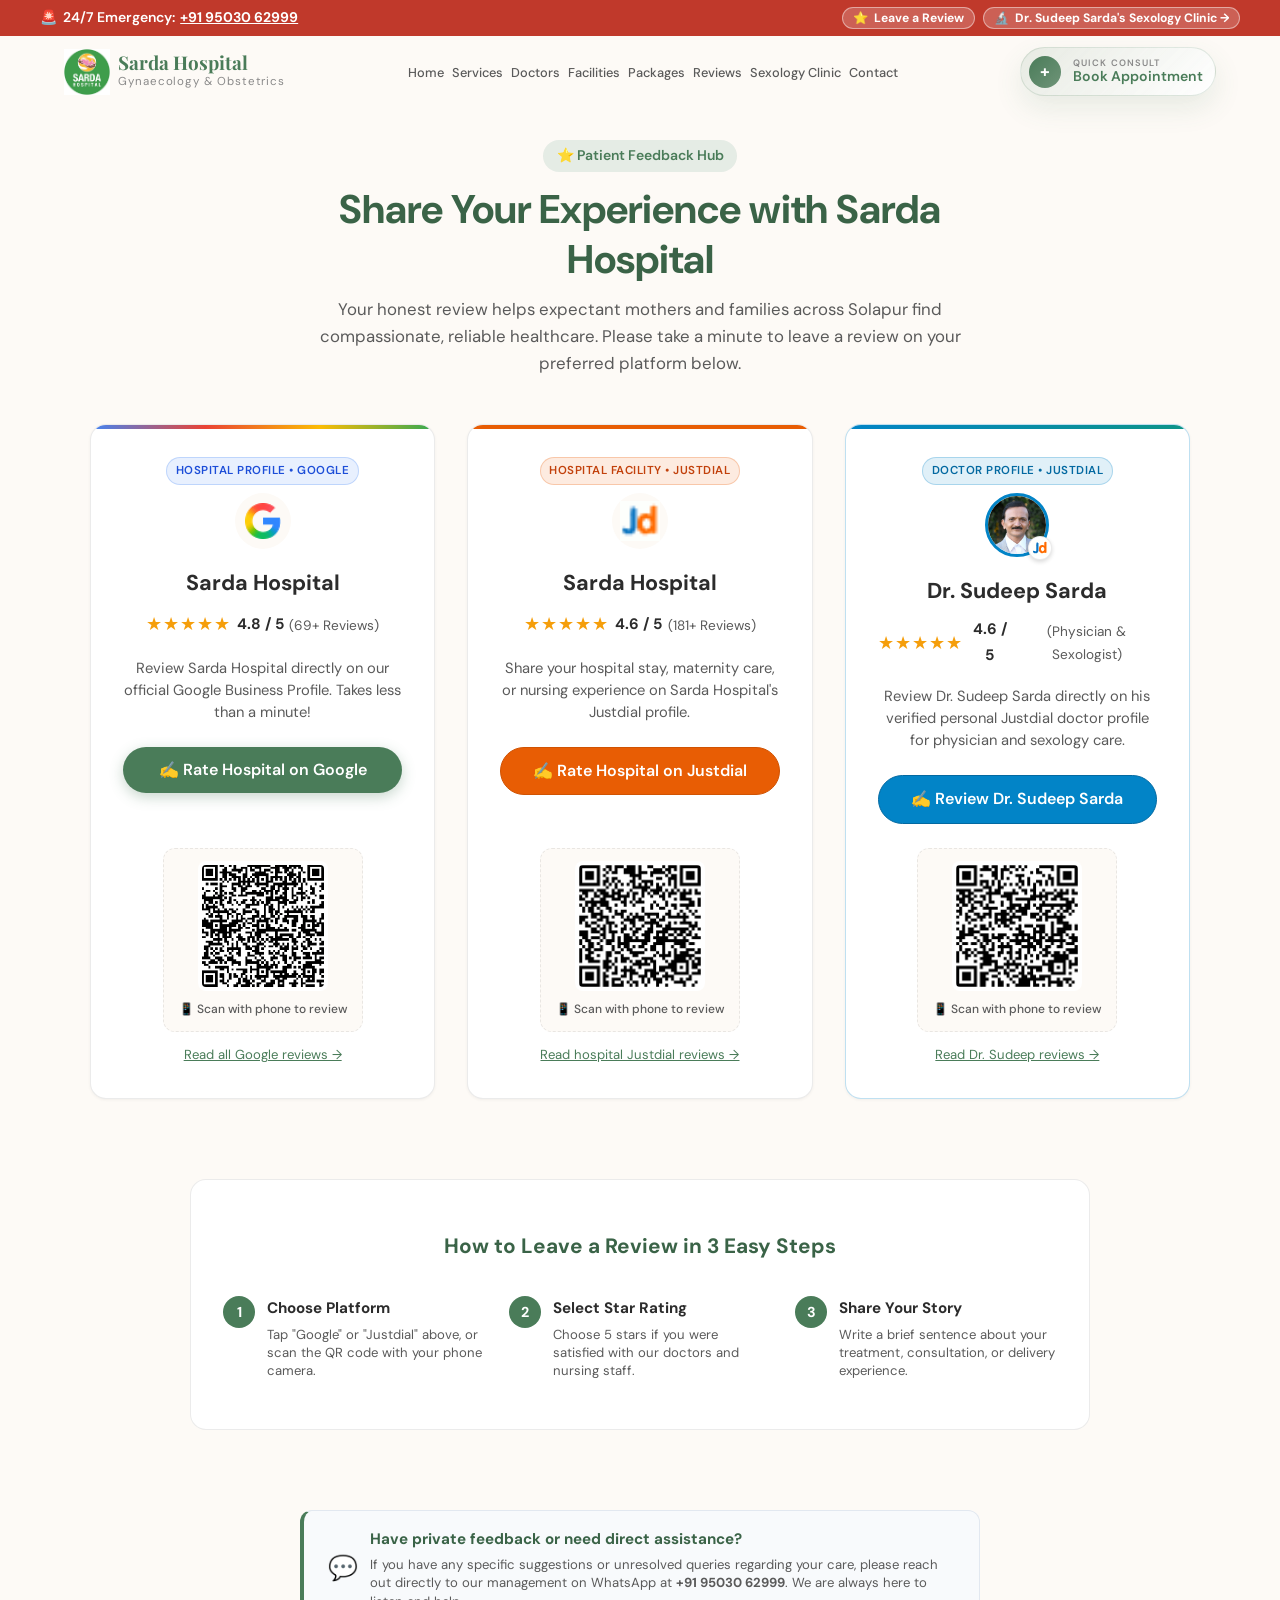
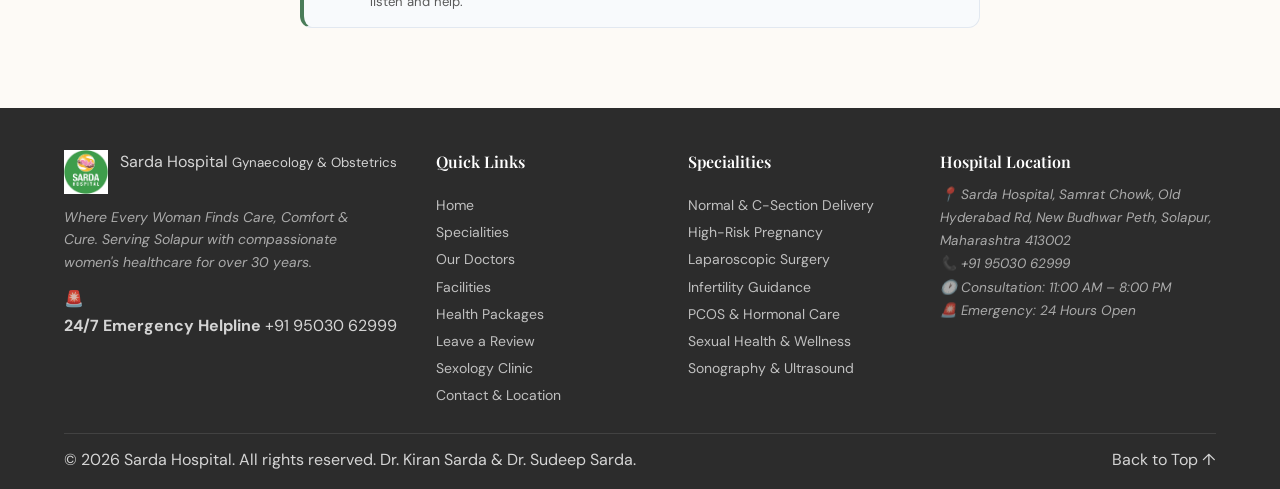
<file: review.html>
<!DOCTYPE html>
<html lang="en">
<head>
  <meta charset="UTF-8">
  <meta name="viewport" content="width=device-width, initial-scale=1.0">
  <title>Rate & Review Sarda Hospital — Google & Justdial Reviews | Solapur</title>
  <meta name="description" content="Share your experience at Sarda Hospital, Solapur. Leave a review on Google or Justdial with direct links and scannable QR codes.">
  <meta name="keywords" content="sarda hospital review, dr kiran sarda reviews, dr sudeep sarda review, sarda hospital google review, sarda hospital justdial solapur">
  <meta property="og:title" content="Rate & Review Sarda Hospital — Solapur">
  <meta property="og:description" content="Help other mothers and families find trusted care by leaving your feedback on Google or Justdial.">
  <meta property="og:type" content="website">
  <meta property="og:url" content="https://sardahospital.com/review.html">
  <meta property="og:image" content="Images/HospitalFront.JPG">
  <link rel="canonical" href="https://sardahospital.com/review.html">
  <link rel="stylesheet" href="css/styles.css?v=2.3">
  <style>
    .emergency-bar__label-compact,
    .emergency-bar__pill-text-compact {
      display: none;
    }
    @media (max-width: 768px) {
      .emergency-bar__label-full,
      .emergency-bar__pill-text-full {
        display: none !important;
      }
      .emergency-bar__label-compact,
      .emergency-bar__pill-text-compact {
        display: inline !important;
      }
    }
  </style>
  <!-- Google Analytics 4 -->
  <script async src="https://www.googletagmanager.com/gtag/js?id=G-552WGVFF51"></script>
  <script>window.dataLayer = window.dataLayer || []; function gtag() { dataLayer.push(arguments); } gtag('js', new Date()); gtag('config', 'G-552WGVFF51');</script>
</head>
<body>
  <a class="skip-link" href="#main-content">Skip to main content</a>
  <header role="banner">

  <!-- ===== EMERGENCY & ANNOUNCEMENT BAR ===== -->
  <div class="emergency-bar" id="emergency-bar" role="status" aria-live="polite">
    <div class="container emergency-bar__container">
      <div class="emergency-bar__emergency">
        <span class="emergency-bar__icon">🚨</span>
        <span class="emergency-bar__label-full">24/7 Emergency:</span>
        <span class="emergency-bar__label-compact">24/7:</span>
        <a href="tel:+919503062999">+91 95030 62999</a>
      </div>
      <div class="emergency-bar__actions">
        <a href="index.html#leave-review" class="emergency-bar__pill emergency-bar__pill--review" aria-label="Leave a review">
          <span class="emergency-bar__pill-icon">⭐</span>
          <span class="emergency-bar__pill-text-full">Leave a Review</span>
          <span class="emergency-bar__pill-text-compact">Review</span>
        </a>
        <a href="sexology-clinic.html" class="emergency-bar__pill emergency-bar__pill--clinic" aria-label="Dr. Sudeep Sarda's Sexology Clinic">
          <span class="emergency-bar__pill-icon">🔬</span>
          <span class="emergency-bar__pill-text-full">Dr. Sudeep Sarda's Sexology Clinic &rarr;</span>
          <span class="emergency-bar__pill-text-compact">Sexology Clinic &rarr;</span>
        </a>
      </div>
    </div>
  </div>

  <!-- ===== NAVIGATION ===== -->
  <nav class="navbar" id="navbar" aria-label="Primary navigation">
    <div class="container">
      <a href="index.html#home" class="navbar__logo">
        <img src="Images/SardaHospitalLogo.jpg" alt="Sarda Hospital Logo" width="48" height="48">
        <div class="navbar__logo-text">
          <span class="navbar__brand-name">Sarda Hospital</span>
          <small>Gynaecology & Obstetrics</small>
        </div>
      </a>
      <ul class="navbar__links" id="nav-links">
        <li><a href="index.html#home">Home</a></li>
        <li><a href="index.html#services">Services</a></li>
        <li><a href="index.html#doctors">Doctors</a></li>
        <li><a href="facilities.html">Facilities</a></li>
        <li><a href="index.html#packages">Packages</a></li>
        <li><a href="index.html#reviews">Reviews</a></li>
        <li><a href="sexology-clinic.html">Sexology Clinic</a></li>
        <li><a href="index.html#contact">Contact</a></li>
        <li class="navbar__cta-item navbar__cta-item--mobile"><a href="index.html#appointment" class="btn btn--primary btn--sm navbar__cta">Book Appointment</a></li>
      </ul>
      <div class="navbar__utility">
        <a href="index.html#appointment" class="navbar__desktop-cta" aria-label="Book appointment">
          <span class="navbar__desktop-cta-icon">+</span>
          <span class="navbar__desktop-cta-copy">
            <small>Quick Consult</small>
            <span>Book Appointment</span>
          </span>
        </a>
        <button class="navbar__toggle" id="nav-toggle" aria-label="Toggle navigation menu" aria-controls="nav-links">
          <span></span><span></span><span></span>
        </button>
      </div>
    </div>
  </nav>
  </header>

  <main id="main-content" tabindex="-1">
    <section class="review-hub section" aria-labelledby="review-hub-title">
      <div class="container">
        
        <!-- Header -->
        <div class="review-hub__header">
          <span class="section__badge">⭐ Patient Feedback Hub</span>
          <h1 id="review-hub-title">Share Your Experience with Sarda Hospital</h1>
          <p>Your honest review helps expectant mothers and families across Solapur find compassionate, reliable healthcare. Please take a minute to leave a review on your preferred platform below.</p>
        </div>

        <!-- Platform Cards -->
        <div class="review-platform-grid review-platform-grid--3">
          
          <!-- Card 1: Google Sarda Hospital -->
          <article class="review-platform-card review-platform-card--google">
            <span class="review-card-tag review-card-tag--google">Hospital Profile • Google</span>
            <div class="review-platform-card__logo-wrap">
              <img src="Images/Logos/GoogleLogo.png" alt="Google Logo" class="review-platform-card__logo" width="36" height="36">
            </div>
            <h2 class="review-platform-card__title">Sarda Hospital</h2>
            <div class="review-platform-card__rating">
              <span class="review-platform-card__stars">★★★★★</span>
              <span class="review-platform-card__score">4.8 / 5</span>
              <span class="review-platform-card__count">(69+ Reviews)</span>
            </div>
            <p class="review-platform-card__desc">Review Sarda Hospital directly on our official Google Business Profile. Takes less than a minute!</p>
            <div class="review-platform-card__cta">
              <a href="https://g.page/r/CdA7VXH-1rP_EBM/review?utm_source=gbp&utm_medium=reviews&utm_campaign=qr" target="_blank" rel="noopener" class="btn btn--primary btn--md">
                ✍️ Rate Hospital on Google
              </a>
            </div>
            <div class="review-platform-card__qr-box">
              <img src="Images/QR/google-review-qr.png" alt="Google Review QR Code for Sarda Hospital" class="review-platform-card__qr-img" width="130" height="130">
              <span class="review-platform-card__qr-label">📱 Scan with phone to review</span>
            </div>
            <a href="https://www.google.com/maps/place/Sarda+Hospital/" target="_blank" rel="noopener" class="review-platform-card__sublink">
              Read all Google reviews &rarr;
            </a>
          </article>

          <!-- Card 2: Justdial Sarda Hospital -->
          <article class="review-platform-card review-platform-card--justdial">
            <span class="review-card-tag review-card-tag--hospital">Hospital Facility • Justdial</span>
            <div class="review-platform-card__logo-wrap">
              <img src="Images/Logos/JDLogo.png" alt="Justdial Logo" class="review-platform-card__logo" width="40" height="40">
            </div>
            <h2 class="review-platform-card__title">Sarda Hospital</h2>
            <div class="review-platform-card__rating">
              <span class="review-platform-card__stars">★★★★★</span>
              <span class="review-platform-card__score">4.6 / 5</span>
              <span class="review-platform-card__count">(181+ Reviews)</span>
            </div>
            <p class="review-platform-card__desc">Share your hospital stay, maternity care, or nursing experience on Sarda Hospital's Justdial profile.</p>
            <div class="review-platform-card__cta">
              <a href="https://www.justdial.com/Solapur/Sarda-Hospital-Behind-Samrat-Chowk-Police-Chowky-Samrat-Chowk/9999PX217-X217-140509145839-P1N3_BZDET" target="_blank" rel="noopener" class="btn btn--justdial btn--md">
                ✍️ Rate Hospital on Justdial
              </a>
            </div>
            <div class="review-platform-card__qr-box">
              <img src="Images/QR/justdial-hospital-qr.png" alt="Justdial Review QR Code for Sarda Hospital" class="review-platform-card__qr-img" width="130" height="130">
              <span class="review-platform-card__qr-label">📱 Scan with phone to review</span>
            </div>
            <a href="https://www.justdial.com/Solapur/Sarda-Hospital-Behind-Samrat-Chowk-Police-Chowky-Samrat-Chowk/9999PX217-X217-140509145839-P1N3_BZDET" target="_blank" rel="noopener" class="review-platform-card__sublink">
              Read hospital Justdial reviews &rarr;
            </a>
          </article>

          <!-- Card 3: Justdial Dr. Sudeep Sarda -->
          <article class="review-platform-card review-platform-card--doctor">
            <span class="review-card-tag review-card-tag--doctor">Doctor Profile • Justdial</span>
            <div class="review-platform-card__avatar-wrap">
              <img src="Images/Dr. Sudeep Portrait.png" alt="Dr. Sudeep Sarda" class="review-platform-card__avatar" width="64" height="64">
              <span class="review-platform-card__avatar-badge" title="Justdial Listing">
                <img src="Images/Logos/JDLogo.png" alt="JD" width="16" height="16">
              </span>
            </div>
            <h2 class="review-platform-card__title">Dr. Sudeep Sarda</h2>
            <div class="review-platform-card__rating">
              <span class="review-platform-card__stars">★★★★★</span>
              <span class="review-platform-card__score">4.6 / 5</span>
              <span class="review-platform-card__count">(Physician & Sexologist)</span>
            </div>
            <p class="review-platform-card__desc">Review Dr. Sudeep Sarda directly on his verified personal Justdial doctor profile for physician and sexology care.</p>
            <div class="review-platform-card__cta">
              <a href="https://www.justdial.com/Solapur/Dr-Sudeep-Sarda-Behind-Samrat-Chowk-Police-Chowky-Samrat-Chowk/9999PX217-X217-250310140615-A3G8_BZDET" target="_blank" rel="noopener" class="btn btn--doctor btn--md">
                ✍️ Review Dr. Sudeep Sarda
              </a>
            </div>
            <div class="review-platform-card__qr-box">
              <img src="Images/QR/justdial-dr-sudeep-qr.png" alt="Dr. Sudeep Sarda Justdial QR Code" class="review-platform-card__qr-img" width="130" height="130">
              <span class="review-platform-card__qr-label">📱 Scan with phone to review</span>
            </div>
            <a href="https://www.justdial.com/Solapur/Dr-Sudeep-Sarda-Behind-Samrat-Chowk-Police-Chowky-Samrat-Chowk/9999PX217-X217-250310140615-A3G8_BZDET" target="_blank" rel="noopener" class="review-platform-card__sublink">
              Read Dr. Sudeep reviews &rarr;
            </a>
          </article>

        </div>

        <!-- 3-Step Simple Guide -->
        <div class="review-steps reveal">
          <h3 class="review-steps__title">How to Leave a Review in 3 Easy Steps</h3>
          <div class="review-steps__grid">
            <div class="review-step-item">
              <div class="review-step-num">1</div>
              <div class="review-step-text">
                <h4>Choose Platform</h4>
                <p>Tap "Google" or "Justdial" above, or scan the QR code with your phone camera.</p>
              </div>
            </div>
            <div class="review-step-item">
              <div class="review-step-num">2</div>
              <div class="review-step-text">
                <h4>Select Star Rating</h4>
                <p>Choose 5 stars if you were satisfied with our doctors and nursing staff.</p>
              </div>
            </div>
            <div class="review-step-item">
              <div class="review-step-num">3</div>
              <div class="review-step-text">
                <h4>Share Your Story</h4>
                <p>Write a brief sentence about your treatment, consultation, or delivery experience.</p>
              </div>
            </div>
          </div>
        </div>

        <!-- Direct Feedback / Assistance -->
        <div class="privacy-banner reveal">
          <div class="privacy-banner__icon">💬</div>
          <div class="privacy-banner__text">
            <h4>Have private feedback or need direct assistance?</h4>
            <p>If you have any specific suggestions or unresolved queries regarding your care, please reach out directly to our management on WhatsApp at <a href="https://wa.me/919503062999" target="_blank" rel="noopener"><strong>+91 95030 62999</strong></a>. We are always here to listen and help.</p>
          </div>
        </div>

      </div>
    </section>
  </main>

  <!-- ===== FOOTER ===== -->
  <footer class="footer" role="contentinfo">
    <div class="container">
      <div class="footer__grid">
        <div class="footer__brand">
          <div class="footer__logo">
            <img src="Images/SardaHospitalLogo.jpg" alt="Sarda Hospital Logo" width="40" height="40">
            <div>
              <span class="footer__brand-name">Sarda Hospital</span>
              <small>Gynaecology & Obstetrics</small>
            </div>
          </div>
          <p class="footer__tagline">Where Every Woman Finds Care, Comfort & Cure. Serving Solapur with compassionate women's healthcare for over 30 years.</p>
          <div class="footer__emergency">
            <span class="footer__emergency-icon">🚨</span>
            <div>
              <strong>24/7 Emergency Helpline</strong>
              <a href="tel:+919503062999">+91 95030 62999</a>
            </div>
          </div>
        </div>
        <div class="footer__links">
          <h4 class="footer__heading">Quick Links</h4>
          <ul>
            <li><a href="index.html#home">Home</a></li>
            <li><a href="index.html#services">Specialities</a></li>
            <li><a href="index.html#doctors">Our Doctors</a></li>
            <li><a href="facilities.html">Facilities</a></li>
            <li><a href="index.html#packages">Health Packages</a></li>
            <li><a href="review.html">Leave a Review</a></li>
            <li><a href="sexology-clinic.html">Sexology Clinic</a></li>
            <li><a href="index.html#contact">Contact & Location</a></li>
          </ul>
        </div>
        <div class="footer__links">
          <h4 class="footer__heading">Specialities</h4>
          <ul>
            <li><a href="index.html#services">Normal & C-Section Delivery</a></li>
            <li><a href="index.html#services">High-Risk Pregnancy</a></li>
            <li><a href="index.html#services">Laparoscopic Surgery</a></li>
            <li><a href="index.html#services">Infertility Guidance</a></li>
            <li><a href="index.html#services">PCOS & Hormonal Care</a></li>
            <li><a href="sexology-clinic.html">Sexual Health & Wellness</a></li>
            <li><a href="index.html#services">Sonography & Ultrasound</a></li>
          </ul>
        </div>
        <div class="footer__contact">
          <h4 class="footer__heading">Hospital Location</h4>
          <address class="footer__address">
            <p>📍 Sarda Hospital, Samrat Chowk, Old Hyderabad Rd, New Budhwar Peth, Solapur, Maharashtra 413002</p>
            <p>📞 <a href="tel:+919503062999">+91 95030 62999</a></p>
            <p>🕐 Consultation: 11:00 AM – 8:00 PM</p>
            <p>🚨 Emergency: 24 Hours Open</p>
          </address>
        </div>
      </div>
      <div class="footer__bottom">
        <p>&copy; 2026 Sarda Hospital. All rights reserved. Dr. Kiran Sarda & Dr. Sudeep Sarda.</p>
        <div class="footer__legal">
          <a href="index.html#home">Back to Top &uarr;</a>
        </div>
      </div>
    </div>
  </footer>

  <script src="js/main.js?v=2.3"></script>
</body>
</html>
</file>
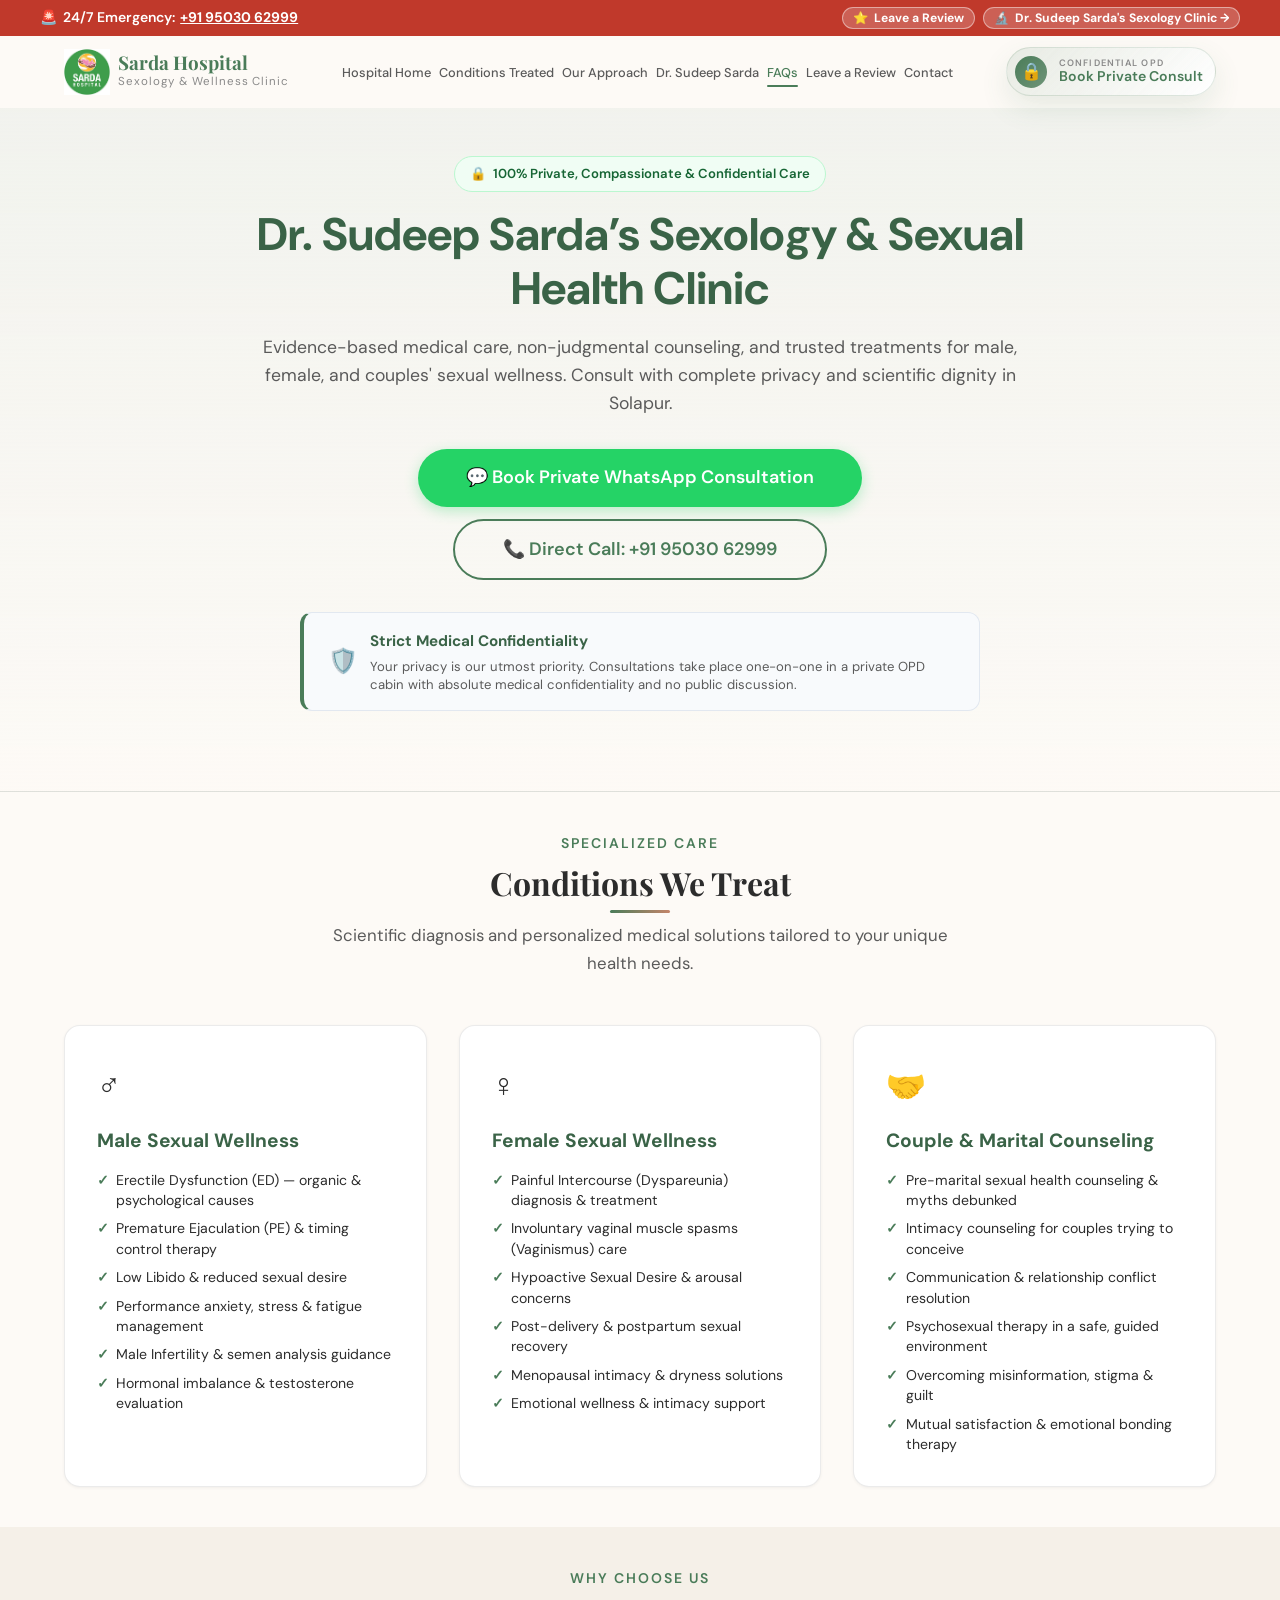
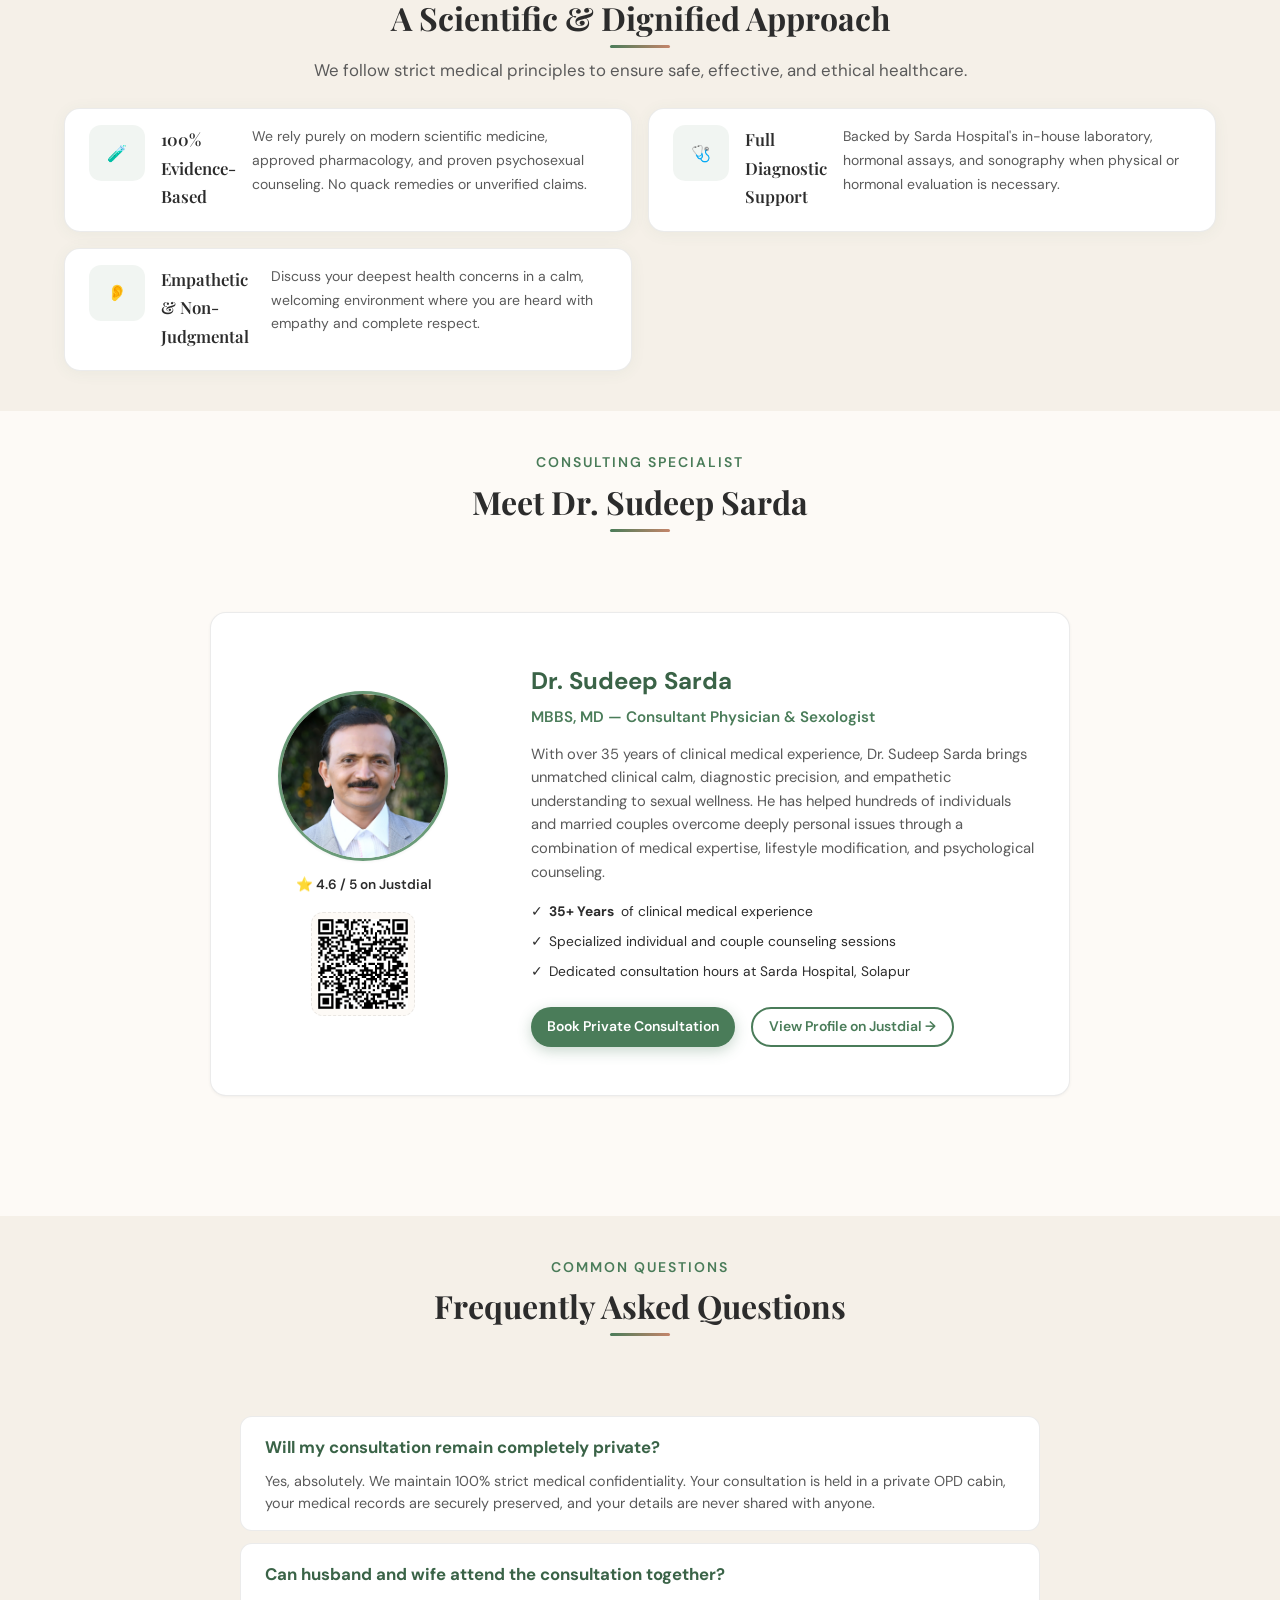
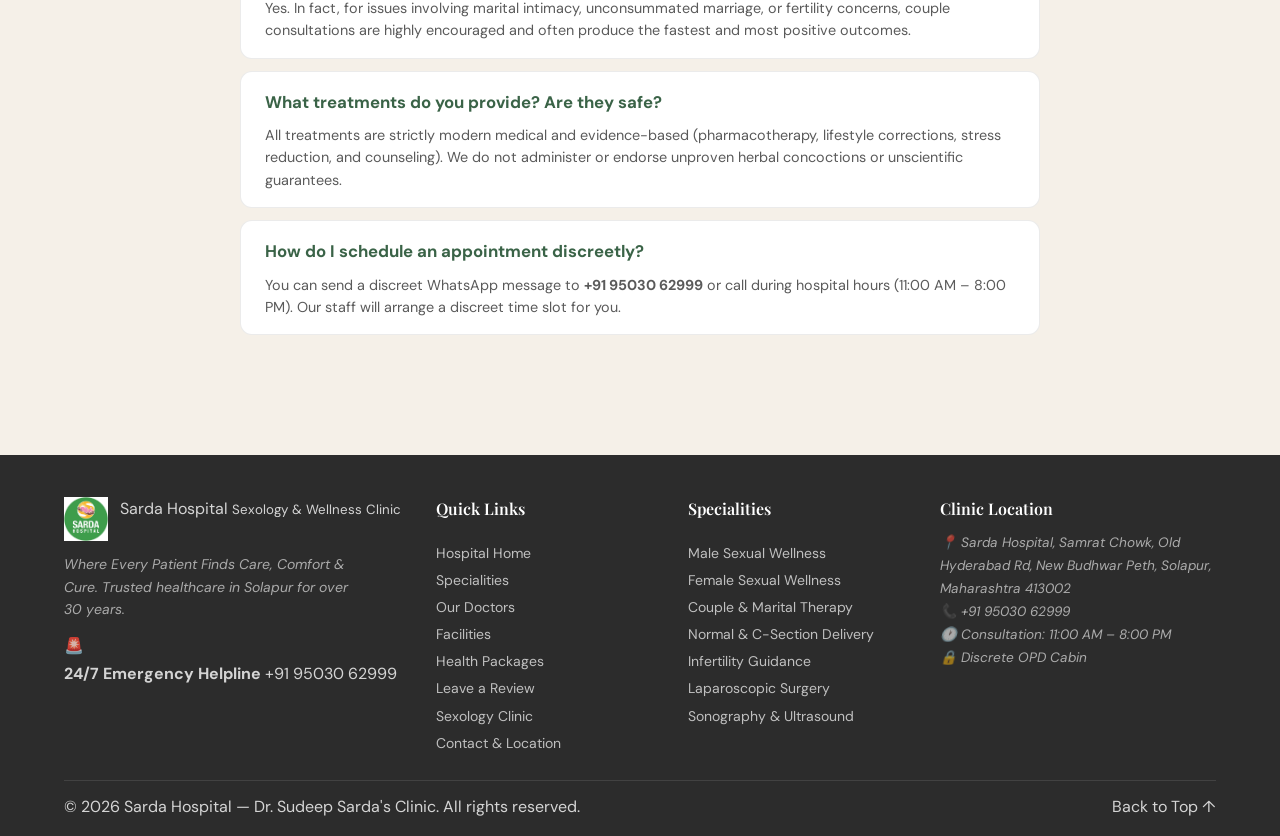
<file: sexology-clinic.html>
<!DOCTYPE html>
<html lang="en">
<head>
  <meta charset="UTF-8">
  <meta name="viewport" content="width=device-width, initial-scale=1.0">
  <title>Sexology & Sexual Health Clinic Solapur — Dr. Sudeep Sarda | Sarda Hospital</title>
  <meta name="description" content="Confidential, evidence-based sexology & sexual wellness care in Solapur by Dr. Sudeep Sarda (MBBS, MD) at Sarda Hospital. Male & female sexual health, couples counseling, and infertility support.">
  <meta name="keywords" content="sexologist solapur, dr sudeep sarda sexologist, sexual health clinic solapur, erectile dysfunction treatment solapur, premature ejaculation solapur, couples counseling solapur, sarda hospital sexology">
  <meta property="og:title" content="Dr. Sudeep Sarda's Sexology & Sexual Wellness Clinic — Solapur">
  <meta property="og:description" content="100% confidential, compassionate, and scientific care for male, female, and couple sexual health. Book your private consultation today.">
  <meta property="og:type" content="website">
  <meta property="og:url" content="https://sardahospital.com/sexology-clinic.html">
  <meta property="og:image" content="Images/HospitalFront.JPG">
  <link rel="canonical" href="https://sardahospital.com/sexology-clinic.html">
  <link rel="stylesheet" href="css/styles.css?v=2.3">
  <style>
    .emergency-bar__label-compact,
    .emergency-bar__pill-text-compact {
      display: none;
    }
    @media (max-width: 768px) {
      .emergency-bar__label-full,
      .emergency-bar__pill-text-full {
        display: none !important;
      }
      .emergency-bar__label-compact,
      .emergency-bar__pill-text-compact {
        display: inline !important;
      }
    }
  </style>
  <!-- Google Analytics 4 -->
  <script async src="https://www.googletagmanager.com/gtag/js?id=G-552WGVFF51"></script>
  <script>window.dataLayer = window.dataLayer || []; function gtag() { dataLayer.push(arguments); } gtag('js', new Date()); gtag('config', 'G-552WGVFF51');</script>
</head>
<body>
  <a class="skip-link" href="#main-content">Skip to main content</a>
  <header role="banner">

  <!-- ===== EMERGENCY & ANNOUNCEMENT BAR ===== -->
  <div class="emergency-bar" id="emergency-bar" role="status" aria-live="polite">
    <div class="container emergency-bar__container">
      <div class="emergency-bar__emergency">
        <span class="emergency-bar__icon">🚨</span>
        <span class="emergency-bar__label-full">24/7 Emergency:</span>
        <span class="emergency-bar__label-compact">24/7:</span>
        <a href="tel:+919503062999">+91 95030 62999</a>
      </div>
      <div class="emergency-bar__actions">
        <a href="index.html#leave-review" class="emergency-bar__pill emergency-bar__pill--review" aria-label="Leave a review">
          <span class="emergency-bar__pill-icon">⭐</span>
          <span class="emergency-bar__pill-text-full">Leave a Review</span>
          <span class="emergency-bar__pill-text-compact">Review</span>
        </a>
        <a href="sexology-clinic.html" class="emergency-bar__pill emergency-bar__pill--clinic" aria-label="Dr. Sudeep Sarda's Sexology Clinic">
          <span class="emergency-bar__pill-icon">🔬</span>
          <span class="emergency-bar__pill-text-full">Dr. Sudeep Sarda's Sexology Clinic &rarr;</span>
          <span class="emergency-bar__pill-text-compact">Sexology Clinic &rarr;</span>
        </a>
      </div>
    </div>
  </div>

  <!-- ===== NAVIGATION ===== -->
  <nav class="navbar" id="navbar" aria-label="Primary navigation">
    <div class="container">
      <a href="index.html#home" class="navbar__logo">
        <img src="Images/SardaHospitalLogo.jpg" alt="Sarda Hospital Logo" width="48" height="48">
        <div class="navbar__logo-text">
          <span class="navbar__brand-name">Sarda Hospital</span>
          <small>Sexology & Wellness Clinic</small>
        </div>
      </a>
      <ul class="navbar__links" id="nav-links">
        <li><a href="index.html#home">Hospital Home</a></li>
        <li><a href="#services">Conditions Treated</a></li>
        <li><a href="#approach">Our Approach</a></li>
        <li><a href="#doctor">Dr. Sudeep Sarda</a></li>
        <li><a href="#faq">FAQs</a></li>
        <li><a href="review.html">Leave a Review</a></li>
        <li><a href="index.html#contact">Contact</a></li>
        <li class="navbar__cta-item navbar__cta-item--mobile"><a href="https://wa.me/919503062999?text=Hello%20Dr.%20Sudeep%2C%20I%20would%20like%20to%20inquire%20about%20a%20private%20sexual%20wellness%20consultation." class="btn btn--primary btn--sm navbar__cta" target="_blank" rel="noopener">Book Private Consult</a></li>
      </ul>
      <div class="navbar__utility">
        <a href="https://wa.me/919503062999?text=Hello%20Dr.%20Sudeep%2C%20I%20would%20like%20to%20inquire%20about%20a%20private%20sexual%20wellness%20consultation." target="_blank" rel="noopener" class="navbar__desktop-cta" aria-label="Book private consultation">
          <span class="navbar__desktop-cta-icon">🔒</span>
          <span class="navbar__desktop-cta-copy">
            <small>Confidential OPD</small>
            <span>Book Private Consult</span>
          </span>
        </a>
        <button class="navbar__toggle" id="nav-toggle" aria-label="Toggle navigation menu" aria-controls="nav-links">
          <span></span><span></span><span></span>
        </button>
      </div>
    </div>
  </nav>
  </header>

  <main id="main-content" tabindex="-1">

    <!-- ===== HERO SECTION ===== -->
    <section class="sexology-hero section" aria-labelledby="sexology-hero-title">
      <div class="container">
        <div class="sexology-hero__content">
          <div class="confidentiality-badge">
            <span>🔒</span> 100% Private, Compassionate & Confidential Care
          </div>
          <h1 class="sexology-hero__title" id="sexology-hero-title">
            Dr. Sudeep Sarda’s Sexology & Sexual Health Clinic
          </h1>
          <p class="sexology-hero__desc">
            Evidence-based medical care, non-judgmental counseling, and trusted treatments for male, female, and couples' sexual wellness. Consult with complete privacy and scientific dignity in Solapur.
          </p>
          <div class="sexology-hero__actions">
            <a href="https://wa.me/919503062999?text=Hello%20Dr.%20Sudeep%2C%20I%20would%20like%20to%20inquire%20about%20a%20private%20sexual%20wellness%20consultation." target="_blank" rel="noopener" class="btn btn--whatsapp btn--lg">
              💬 Book Private WhatsApp Consultation
            </a>
            <a href="tel:+919503062999" class="btn btn--outline btn--lg">
              📞 Direct Call: +91 95030 62999
            </a>
          </div>

          <div class="privacy-banner">
            <div class="privacy-banner__icon">🛡️</div>
            <div class="privacy-banner__text">
              <h4>Strict Medical Confidentiality</h4>
              <p>Your privacy is our utmost priority. Consultations take place one-on-one in a private OPD cabin with absolute medical confidentiality and no public discussion.</p>
            </div>
          </div>
        </div>
      </div>
    </section>

    <!-- ===== CONDITIONS TREATED ===== -->
    <section class="section" id="services" aria-labelledby="services-title">
      <div class="container">
        <div class="section__header reveal">
          <span class="section__subtitle">Specialized Care</span>
          <h2 class="section__title" id="services-title">Conditions We Treat</h2>
          <p class="section__desc">Scientific diagnosis and personalized medical solutions tailored to your unique health needs.</p>
        </div>

        <div class="sexology-grid reveal-stagger">
          
          <!-- Male Sexual Health -->
          <div class="sexology-card">
            <div class="sexology-card__icon">♂️</div>
            <h3 class="sexology-card__title">Male Sexual Wellness</h3>
            <ul class="sexology-card__list">
              <li>Erectile Dysfunction (ED) — organic & psychological causes</li>
              <li>Premature Ejaculation (PE) & timing control therapy</li>
              <li>Low Libido & reduced sexual desire</li>
              <li>Performance anxiety, stress & fatigue management</li>
              <li>Male Infertility & semen analysis guidance</li>
              <li>Hormonal imbalance & testosterone evaluation</li>
            </ul>
          </div>

          <!-- Female Sexual Health -->
          <div class="sexology-card">
            <div class="sexology-card__icon">♀️</div>
            <h3 class="sexology-card__title">Female Sexual Wellness</h3>
            <ul class="sexology-card__list">
              <li>Painful Intercourse (Dyspareunia) diagnosis & treatment</li>
              <li>Involuntary vaginal muscle spasms (Vaginismus) care</li>
              <li>Hypoactive Sexual Desire & arousal concerns</li>
              <li>Post-delivery & postpartum sexual recovery</li>
              <li>Menopausal intimacy & dryness solutions</li>
              <li>Emotional wellness & intimacy support</li>
            </ul>
          </div>

          <!-- Couple & Marital Therapy -->
          <div class="sexology-card">
            <div class="sexology-card__icon">🤝</div>
            <h3 class="sexology-card__title">Couple & Marital Counseling</h3>
            <ul class="sexology-card__list">
              <li>Pre-marital sexual health counseling & myths debunked</li>
              <li>Intimacy counseling for couples trying to conceive</li>
              <li>Communication & relationship conflict resolution</li>
              <li>Psychosexual therapy in a safe, guided environment</li>
              <li>Overcoming misinformation, stigma & guilt</li>
              <li>Mutual satisfaction & emotional bonding therapy</li>
            </ul>
          </div>

        </div>
      </div>
    </section>

    <!-- ===== OUR APPROACH ===== -->
    <section class="section section--alt" id="approach" aria-labelledby="approach-title">
      <div class="container">
        <div class="section__header reveal">
          <span class="section__subtitle">Why Choose Us</span>
          <h2 class="section__title" id="approach-title">A Scientific & Dignified Approach</h2>
          <p class="section__desc">We follow strict medical principles to ensure safe, effective, and ethical healthcare.</p>
        </div>

        <div class="services__grid reveal-stagger">
          <div class="card">
            <div class="card__icon">🧪</div>
            <h3 class="card__title">100% Evidence-Based</h3>
            <p class="card__text">We rely purely on modern scientific medicine, approved pharmacology, and proven psychosexual counseling. No quack remedies or unverified claims.</p>
          </div>
          <div class="card">
            <div class="card__icon">🩺</div>
            <h3 class="card__title">Full Diagnostic Support</h3>
            <p class="card__text">Backed by Sarda Hospital's in-house laboratory, hormonal assays, and sonography when physical or hormonal evaluation is necessary.</p>
          </div>
          <div class="card">
            <div class="card__icon">👂</div>
            <h3 class="card__title">Empathetic & Non-Judgmental</h3>
            <p class="card__text">Discuss your deepest health concerns in a calm, welcoming environment where you are heard with empathy and complete respect.</p>
          </div>
        </div>
      </div>
    </section>

    <!-- ===== DOCTOR PROFILE ===== -->
    <section class="section" id="doctor" aria-labelledby="doctor-title">
      <div class="container">
        <div class="section__header reveal">
          <span class="section__subtitle">Consulting Specialist</span>
          <h2 class="section__title" id="doctor-title">Meet Dr. Sudeep Sarda</h2>
        </div>

        <div class="sexology-doctor reveal">
          <div class="sexology-doctor__media">
            <img src="Images/Dr. Sudeep Portrait.png" alt="Portrait of Dr. Sudeep Sarda" class="sexology-doctor__img" width="170" height="170" loading="lazy">
            <div class="sexology-doctor__rating">
              <span>⭐ 4.6 / 5 on Justdial</span>
            </div>
            <div class="sexology-doctor__qr-box">
              <img src="Images/QR/justdial-dr-sudeep-qr.png" alt="Dr. Sudeep Sarda Justdial QR" class="sexology-doctor__qr-img" width="90" height="90">
            </div>
          </div>

          <div class="sexology-doctor__info">
            <h3>Dr. Sudeep Sarda</h3>
            <p class="sexology-doctor__sub">MBBS, MD — Consultant Physician & Sexologist</p>
            <p class="sexology-doctor__bio">
              With over 35 years of clinical medical experience, Dr. Sudeep Sarda brings unmatched clinical calm, diagnostic precision, and empathetic understanding to sexual wellness. He has helped hundreds of individuals and married couples overcome deeply personal issues through a combination of medical expertise, lifestyle modification, and psychological counseling.
            </p>
            
            <div class="sexology-doctor__highlights">
              <div class="sexology-doctor__highlight-item">
                <span>✓</span> <strong>35+ Years</strong> of clinical medical experience
              </div>
              <div class="sexology-doctor__highlight-item">
                <span>✓</span> Specialized individual and couple counseling sessions
              </div>
              <div class="sexology-doctor__highlight-item">
                <span>✓</span> Dedicated consultation hours at Sarda Hospital, Solapur
              </div>
            </div>

            <div class="hero__actions" style="margin-top: 1rem;">
              <a href="https://wa.me/919503062999?text=Hello%20Dr.%20Sudeep%2C%20I%20would%20like%20to%20book%20a%20private%20consultation." target="_blank" rel="noopener" class="btn btn--primary btn--sm">
                Book Private Consultation
              </a>
              <a href="https://www.justdial.com/Solapur/Dr-Sudeep-Sarda-Behind-Samrat-Chowk-Police-Chowky-Samrat-Chowk/9999PX217-X217-250310140615-A3G8_BZDET" target="_blank" rel="noopener" class="btn btn--outline btn--sm">
                View Profile on Justdial &rarr;
              </a>
            </div>
          </div>
        </div>

      </div>
    </section>

    <!-- ===== FAQS ===== -->
    <section class="section section--alt" id="faq" aria-labelledby="faq-title">
      <div class="container">
        <div class="section__header reveal">
          <span class="section__subtitle">Common Questions</span>
          <h2 class="section__title" id="faq-title">Frequently Asked Questions</h2>
        </div>

        <div class="sexology-faq reveal">
          <div class="sexology-faq__item">
            <h4>Will my consultation remain completely private?</h4>
            <p>Yes, absolutely. We maintain 100% strict medical confidentiality. Your consultation is held in a private OPD cabin, your medical records are securely preserved, and your details are never shared with anyone.</p>
          </div>
          <div class="sexology-faq__item">
            <h4>Can husband and wife attend the consultation together?</h4>
            <p>Yes. In fact, for issues involving marital intimacy, unconsummated marriage, or fertility concerns, couple consultations are highly encouraged and often produce the fastest and most positive outcomes.</p>
          </div>
          <div class="sexology-faq__item">
            <h4>What treatments do you provide? Are they safe?</h4>
            <p>All treatments are strictly modern medical and evidence-based (pharmacotherapy, lifestyle corrections, stress reduction, and counseling). We do not administer or endorse unproven herbal concoctions or unscientific guarantees.</p>
          </div>
          <div class="sexology-faq__item">
            <h4>How do I schedule an appointment discreetly?</h4>
            <p>You can send a discreet WhatsApp message to <a href="https://wa.me/919503062999?text=Hello%20Dr.%20Sudeep%2C%20I%20would%20like%20to%20inquire%20about%20a%20private%20sexual%20wellness%20consultation."><strong>+91 95030 62999</strong></a> or call during hospital hours (11:00 AM – 8:00 PM). Our staff will arrange a discreet time slot for you.</p>
          </div>
        </div>
      </div>
    </section>

  </main>

  <!-- ===== FOOTER ===== -->
  <footer class="footer" role="contentinfo">
    <div class="container">
      <div class="footer__grid">
        <div class="footer__brand">
          <div class="footer__logo">
            <img src="Images/SardaHospitalLogo.jpg" alt="Sarda Hospital Logo" width="40" height="40">
            <div>
              <span class="footer__brand-name">Sarda Hospital</span>
              <small>Sexology & Wellness Clinic</small>
            </div>
          </div>
          <p class="footer__tagline">Where Every Patient Finds Care, Comfort & Cure. Trusted healthcare in Solapur for over 30 years.</p>
          <div class="footer__emergency">
            <span class="footer__emergency-icon">🚨</span>
            <div>
              <strong>24/7 Emergency Helpline</strong>
              <a href="tel:+919503062999">+91 95030 62999</a>
            </div>
          </div>
        </div>
        <div class="footer__links">
          <h4 class="footer__heading">Quick Links</h4>
          <ul>
            <li><a href="index.html#home">Hospital Home</a></li>
            <li><a href="index.html#services">Specialities</a></li>
            <li><a href="index.html#doctors">Our Doctors</a></li>
            <li><a href="facilities.html">Facilities</a></li>
            <li><a href="index.html#packages">Health Packages</a></li>
            <li><a href="review.html">Leave a Review</a></li>
            <li><a href="sexology-clinic.html">Sexology Clinic</a></li>
            <li><a href="index.html#contact">Contact & Location</a></li>
          </ul>
        </div>
        <div class="footer__links">
          <h4 class="footer__heading">Specialities</h4>
          <ul>
            <li><a href="sexology-clinic.html">Male Sexual Wellness</a></li>
            <li><a href="sexology-clinic.html">Female Sexual Wellness</a></li>
            <li><a href="sexology-clinic.html">Couple & Marital Therapy</a></li>
            <li><a href="index.html#services">Normal & C-Section Delivery</a></li>
            <li><a href="index.html#services">Infertility Guidance</a></li>
            <li><a href="index.html#services">Laparoscopic Surgery</a></li>
            <li><a href="index.html#services">Sonography & Ultrasound</a></li>
          </ul>
        </div>
        <div class="footer__contact">
          <h4 class="footer__heading">Clinic Location</h4>
          <address class="footer__address">
            <p>📍 Sarda Hospital, Samrat Chowk, Old Hyderabad Rd, New Budhwar Peth, Solapur, Maharashtra 413002</p>
            <p>📞 <a href="tel:+919503062999">+91 95030 62999</a></p>
            <p>🕐 Consultation: 11:00 AM – 8:00 PM</p>
            <p>🔒 Discrete OPD Cabin</p>
          </address>
        </div>
      </div>
      <div class="footer__bottom">
        <p>&copy; 2026 Sarda Hospital — Dr. Sudeep Sarda's Clinic. All rights reserved.</p>
        <div class="footer__legal">
          <a href="#main-content">Back to Top &uarr;</a>
        </div>
      </div>
    </div>
  </footer>

  <script src="js/main.js?v=2.3"></script>
</body>
</html>
</file>
<file: css/styles.css>
/* ============================================
   SARDA HOSPITAL — Design System & Styles
   Warm, calm, reassuring aesthetic for a
   gynaecology & obstetrics hospital
   ============================================ */

/* ---------- Google Fonts ---------- */
@import url('https://fonts.googleapis.com/css2?family=Playfair+Display:ital,wght@0,400;0,500;0,600;0,700;1,400;1,500&family=DM+Sans:ital,wght@0,300;0,400;0,500;0,600;0,700;1,400&display=swap');

/* ---------- CSS Custom Properties ---------- */
:root {
  /* Colors */
  --clr-primary: #4a7c59;
  --clr-primary-dark: #3a6347;
  --clr-primary-light: #6a9b78;
  --clr-primary-bg: rgba(74, 124, 89, 0.08);
  --clr-accent: #c4856a;
  --clr-accent-light: #d9a48e;
  --clr-accent-dark: #a8694f;
  --clr-bg: #fdfaf6;
  --clr-bg-warm: #f5f0e8;
  --clr-bg-card: #ffffff;
  --clr-text: #2c2c2c;
  --clr-text-light: #5a5a5a;
  --clr-text-muted: #8a8a8a;
  --clr-white: #ffffff;
  --clr-emergency: #c0392b;
  --clr-emergency-dark: #a93226;
  --clr-whatsapp: #25D366;
  --clr-whatsapp-dark: #1da851;
  --clr-google: #4285f4;
  --clr-star: #f5a623;
  --clr-border: rgba(0, 0, 0, 0.08);
  --clr-shadow: rgba(44, 44, 44, 0.06);
  --clr-overlay: rgba(44, 44, 44, 0.55);

  /* Typography */
  --ff-heading: 'Playfair Display', Georgia, 'Times New Roman', serif;
  --ff-body: 'DM Sans', -apple-system, BlinkMacSystemFont, 'Segoe UI', sans-serif;
  --fs-hero: clamp(2.2rem, 5vw, 3.6rem);
  --fs-h1: clamp(1.8rem, 4vw, 2.8rem);
  --fs-h2: clamp(1.5rem, 3.5vw, 2.2rem);
  --fs-h3: clamp(1.1rem, 2.5vw, 1.4rem);
  --fs-body: 1rem;
  --fs-body-lg: 1.125rem;
  --fs-small: 0.875rem;
  --fs-xs: 0.75rem;
  --fw-light: 300;
  --fw-regular: 400;
  --fw-medium: 500;
  --fw-semibold: 600;
  --fw-bold: 700;
  --lh-heading: 1.25;
  --lh-body: 1.7;

  /* Spacing (8px scale) */
  --sp-1: 0.25rem;
  /* 4px */
  --sp-2: 0.5rem;
  /* 8px */
  --sp-3: 0.75rem;
  /* 12px */
  --sp-4: 1rem;
  /* 16px */
  --sp-5: 1.5rem;
  /* 24px */
  --sp-6: 2rem;
  /* 32px */
  --sp-7: 2.5rem;
  /* 40px */
  --sp-8: 3rem;
  /* 48px */
  --sp-9: 4rem;
  /* 64px */
  --sp-10: 5rem;
  /* 80px */
  --sp-11: 6rem;
  /* 96px */
  --sp-12: 8rem;
  /* 128px */

  /* Borders & Radius */
  --radius-sm: 8px;
  --radius-md: 12px;
  --radius-lg: 16px;
  --radius-xl: 24px;
  --radius-full: 9999px;

  /* Shadows */
  --shadow-sm: 0 1px 3px var(--clr-shadow);
  --shadow-md: 0 4px 12px var(--clr-shadow);
  --shadow-lg: 0 8px 30px rgba(44, 44, 44, 0.1);
  --shadow-card: 0 2px 16px rgba(74, 124, 89, 0.06);
  --shadow-card-hover: 0 8px 32px rgba(74, 124, 89, 0.12);

  /* Transitions */
  --ease-out: cubic-bezier(0.25, 0.46, 0.45, 0.94);
  --ease-in-out: cubic-bezier(0.42, 0, 0.58, 1);
  --transition-fast: 200ms var(--ease-out);
  --transition-base: 350ms var(--ease-out);
  --transition-slow: 600ms var(--ease-in-out);

  /* Layout */
  --container-max: 1200px;
  --container-narrow: 800px;
  --nav-height: 72px;
  --emergency-height: 36px;
}

/* ---------- Reset & Base ---------- */
*,
*::before,
*::after {
  margin: 0;
  padding: 0;
  box-sizing: border-box;
}

html {
  scroll-behavior: smooth;
  scroll-padding-top: calc(var(--nav-height) + var(--emergency-height) + 16px);
  font-size: 16px;
  -webkit-text-size-adjust: 100%;
  overflow-x: hidden;
  width: 100%;
  max-width: 100vw;
}

body {
  font-family: var(--ff-body);
  font-size: var(--fs-body);
  font-weight: var(--fw-regular);
  line-height: var(--lh-body);
  color: var(--clr-text);
  background-color: var(--clr-bg);
  -webkit-font-smoothing: antialiased;
  -moz-osx-font-smoothing: grayscale;
  overflow-x: hidden;
  width: 100%;
  max-width: 100vw;
  position: relative;
}

img {
  max-width: 100%;
  height: auto;
  display: block;
}

a {
  text-decoration: none;
  color: inherit;
  transition: color var(--transition-fast);
}

ul,
ol {
  list-style: none;
}

button {
  font-family: inherit;
  cursor: pointer;
  border: none;
  background: none;
}

input,
select,
textarea {
  font-family: inherit;
  font-size: inherit;
}

/* ---------- Utility Classes ---------- */
.container {
  width: 100%;
  max-width: var(--container-max);
  margin: 0 auto;
  padding: 0 var(--sp-5);
}

@media (max-width: 640px) {
  .container {
    padding-left: var(--sp-4);
    padding-right: var(--sp-4);
  }
}

@media (max-width: 380px) {
  .container {
    padding-left: var(--sp-3);
    padding-right: var(--sp-3);
  }
}

.container--narrow {
  max-width: var(--container-narrow);
}

.section {
  padding: var(--sp-10) 0;
}

.section--alt {
  background-color: var(--clr-bg-warm);
}

.section__header {
  text-align: center;
  margin-bottom: var(--sp-8);
}

.section__subtitle {
  font-family: var(--ff-body);
  font-size: var(--fs-small);
  font-weight: var(--fw-semibold);
  color: var(--clr-primary);
  text-transform: uppercase;
  letter-spacing: 2px;
  margin-bottom: var(--sp-3);
  display: block;
}

.section__title {
  font-family: var(--ff-heading);
  font-size: var(--fs-h1);
  font-weight: var(--fw-bold);
  line-height: var(--lh-heading);
  color: var(--clr-text);
  margin-bottom: var(--sp-4);
}

.section__desc {
  font-size: var(--fs-body-lg);
  color: var(--clr-text-light);
  max-width: 640px;
  margin: 0 auto;
}

/* Decorative leaf/botanical line under section titles */
.section__title::after {
  content: '';
  display: block;
  width: 60px;
  height: 3px;
  background: linear-gradient(90deg, var(--clr-primary), var(--clr-accent));
  border-radius: var(--radius-full);
  margin: var(--sp-4) auto 0;
}

.text-center {
  text-align: center;
}

.text-left {
  text-align: left;
}

.skip-link {
  position: absolute;
  left: 50%;
  top: -100%;
  transform: translateX(-50%);
  background: var(--clr-primary);
  color: var(--clr-white);
  padding: var(--sp-2) var(--sp-4);
  border-radius: var(--radius-sm);
  z-index: 2000;
  font-weight: var(--fw-semibold);
  transition: top var(--transition-fast);
}

.skip-link:focus {
  top: var(--sp-2);
  outline: 2px solid var(--clr-white);
  outline-offset: 2px;
}

.sr-only {
  position: absolute;
  width: 1px;
  height: 1px;
  padding: 0;
  margin: -1px;
  overflow: hidden;
  clip: rect(0, 0, 0, 0);
  white-space: nowrap;
  border: 0;
}

.text-link--primary {
  color: var(--clr-primary);
}

.text-link--primary-strong {
  color: var(--clr-primary);
  font-weight: 600;
}

.btn--with-top-space {
  margin-top: var(--sp-2);
}

.footer__address {
  font-size: 0.85rem;
  color: rgba(255, 255, 255, 0.6);
}

/* ---------- Buttons ---------- */
.btn {
  display: inline-flex;
  align-items: center;
  justify-content: center;
  gap: var(--sp-2);
  padding: var(--sp-3) var(--sp-6);
  font-family: var(--ff-body);
  font-size: var(--fs-body);
  font-weight: var(--fw-semibold);
  border-radius: var(--radius-full);
  transition: all var(--transition-fast);
  white-space: nowrap;
  line-height: 1.4;
}

.btn--primary {
  background: var(--clr-primary);
  color: var(--clr-white);
  box-shadow: 0 4px 14px rgba(74, 124, 89, 0.3);
}

.btn--primary:hover {
  background: var(--clr-primary-dark);
  transform: translateY(-2px);
  box-shadow: 0 6px 20px rgba(74, 124, 89, 0.4);
}

.btn--accent {
  background: var(--clr-accent);
  color: var(--clr-white);
  box-shadow: 0 4px 14px rgba(196, 133, 106, 0.3);
}

.btn--accent:hover {
  background: var(--clr-accent-dark);
  transform: translateY(-2px);
  box-shadow: 0 6px 20px rgba(196, 133, 106, 0.4);
}

.btn--outline {
  background: transparent;
  color: var(--clr-primary);
  border: 2px solid var(--clr-primary);
}

.btn--outline:hover {
  background: var(--clr-primary);
  color: var(--clr-white);
  transform: translateY(-2px);
}

.btn--whatsapp {
  background: var(--clr-whatsapp);
  color: var(--clr-white);
  box-shadow: 0 4px 14px rgba(37, 211, 102, 0.3);
}

.btn--whatsapp:hover {
  background: var(--clr-whatsapp-dark);
  transform: translateY(-2px);
  box-shadow: 0 6px 20px rgba(37, 211, 102, 0.4);
}

.btn--sm {
  padding: var(--sp-2) var(--sp-4);
  font-size: var(--fs-small);
}

.btn--lg {
  padding: var(--sp-4) var(--sp-8);
  font-size: var(--fs-body-lg);
}

/* ---------- Cards ---------- */
.card {
  background: var(--clr-bg-card);
  border-radius: var(--radius-lg);
  padding: var(--sp-6);
  box-shadow: var(--shadow-card);
  transition: all var(--transition-base);
  border: 1px solid var(--clr-border);
}

.card:hover {
  box-shadow: var(--shadow-card-hover);
  transform: translateY(-4px);
}

.card__icon {
  width: 56px;
  height: 56px;
  border-radius: var(--radius-md);
  background: var(--clr-primary-bg);
  display: flex;
  align-items: center;
  justify-content: center;
  margin-bottom: var(--sp-4);
  color: var(--clr-primary);
}

.card__icon svg {
  width: 28px;
  height: 28px;
}

.card__title {
  font-family: var(--ff-heading);
  font-size: var(--fs-h3);
  font-weight: var(--fw-semibold);
  margin-bottom: var(--sp-3);
  color: var(--clr-text);
}

.card__text {
  font-size: var(--fs-body);
  color: var(--clr-text-light);
  line-height: var(--lh-body);
}

/* ---------- Grid Layouts ---------- */
.grid {
  display: grid;
  gap: var(--sp-5);
}

.grid--2 {
  grid-template-columns: repeat(2, 1fr);
}

.grid--3 {
  grid-template-columns: repeat(3, 1fr);
}

.grid--4 {
  grid-template-columns: repeat(4, 1fr);
}

@media (max-width: 1024px) {
  .grid--4 {
    grid-template-columns: repeat(2, 1fr);
  }

  .grid--3 {
    grid-template-columns: repeat(2, 1fr);
  }
}

@media (max-width: 768px) {
  .grid--4 {
    grid-template-columns: 1fr;
  }

  .grid--3 {
    grid-template-columns: 1fr;
  }

  .grid--2 {
    grid-template-columns: 1fr;
  }
}

/* ============================================
   SECTION STYLES
   ============================================ */

/* ---------- Emergency Bar ---------- */
.emergency-bar {
  background: var(--clr-emergency);
  color: var(--clr-white);
  padding: 0 var(--sp-4);
  font-size: var(--fs-small);
  font-weight: var(--fw-semibold);
  position: fixed;
  top: 0;
  left: 0;
  right: 0;
  z-index: 1001;
  height: var(--emergency-height);
  display: flex;
  align-items: center;
}

.emergency-bar__container {
  display: flex;
  align-items: center;
  justify-content: space-between;
  width: 100%;
  gap: var(--sp-2);
}

.emergency-bar .container {
  padding-inline: 0;
}

.emergency-bar__emergency {
  display: inline-flex;
  align-items: center;
  gap: 0.35rem;
  white-space: nowrap;
}

.emergency-bar__label-compact {
  display: none;
}

.emergency-bar__actions {
  display: inline-flex;
  align-items: center;
  gap: 0.45rem;
}

.emergency-bar__pill,
.emergency-bar__clinic-pill {
  display: inline-flex;
  align-items: center;
  gap: 0.35rem;
  background: rgba(255, 255, 255, 0.2);
  border: 1px solid rgba(255, 255, 255, 0.45);
  color: var(--clr-white) !important;
  text-decoration: none !important;
  font-size: 0.76rem;
  font-weight: var(--fw-medium);
  padding: 0.2rem 0.65rem;
  border-radius: 999px;
  line-height: 1.2;
  transition: all var(--transition-fast);
  white-space: nowrap;
}

.emergency-bar__pill:hover,
.emergency-bar__pill:focus-visible,
.emergency-bar__clinic-pill:hover,
.emergency-bar__clinic-pill:focus-visible {
  background: #ffffff;
  color: var(--clr-emergency) !important;
  box-shadow: 0 2px 8px rgba(0, 0, 0, 0.2);
  transform: translateY(-1px);
}

.emergency-bar__pill--review:hover,
.emergency-bar__pill--review:focus-visible {
  color: #b45309 !important;
}

.emergency-bar__pill-text-compact {
  display: none;
}

.emergency-bar a {
  color: var(--clr-white);
  text-decoration: underline;
  font-weight: var(--fw-bold);
}

.emergency-bar__icon {
  animation: pulse-emergency 2s ease-in-out infinite;
}

@keyframes pulse-emergency {

  0%,
  100% {
    opacity: 1;
  }

  50% {
    opacity: 0.6;
  }
}

/* ---------- Navigation ---------- */
.navbar {
  position: fixed;
  top: var(--emergency-height);
  left: 0;
  right: 0;
  z-index: 1000;
  background: rgba(253, 250, 246, 0.95);
  backdrop-filter: blur(12px);
  -webkit-backdrop-filter: blur(12px);
  height: var(--nav-height);
  display: flex;
  align-items: center;
  transition: all var(--transition-base);
  border-bottom: 1px solid transparent;
}

.navbar.scrolled {
  background: rgba(253, 250, 246, 0.98);
  border-bottom: 1px solid var(--clr-border);
  box-shadow: var(--shadow-sm);
}

.navbar .container {
  display: flex;
  align-items: center;
  justify-content: space-between;
}

.navbar__logo {
  display: flex;
  align-items: center;
  gap: var(--sp-3);
}

.navbar__logo img {
  height: 48px;
  width: auto;
}

.navbar__logo-text {
  font-family: var(--ff-heading);
  font-size: 1.3rem;
  font-weight: var(--fw-bold);
  color: var(--clr-primary);
  line-height: 1.2;
}

.navbar__brand-name {
  display: block;
}

.navbar__links a:focus-visible,
.navbar__desktop-cta:focus-visible,
.btn:focus-visible,
.reviews__arrow:focus-visible,
.facility-tile__enquire:focus-visible,
.slideshow__dot:focus-visible,
.reviews__dot:focus-visible,
.navbar__toggle:focus-visible {
  outline: 2px solid var(--clr-primary);
  outline-offset: 2px;
}

.navbar__logo-text small {
  display: block;
  font-family: var(--ff-body);
  font-size: var(--fs-xs);
  font-weight: var(--fw-regular);
  color: var(--clr-text-muted);
  letter-spacing: 0.5px;
}

.navbar__links {
  display: flex;
  align-items: center;
  gap: var(--sp-5);
}

.navbar__cta-item--mobile {
  display: none;
}

.navbar__links a {
  font-size: var(--fs-small);
  font-weight: var(--fw-medium);
  color: var(--clr-text-light);
  position: relative;
  padding: var(--sp-1) 0;
}

.navbar__utility {
  display: flex;
  align-items: center;
  gap: var(--sp-3);
  flex-shrink: 0;
}

.navbar__desktop-cta {
  display: inline-flex;
  align-items: center;
  gap: 0.75rem;
  padding: 0.45rem 0.6rem 0.45rem 0.5rem;
  border-radius: 999px;
  background: linear-gradient(135deg, rgba(74, 124, 89, 0.12) 0%, rgba(255, 255, 255, 0.98) 100%);
  border: 1px solid rgba(74, 124, 89, 0.16);
  box-shadow: 0 12px 28px rgba(74, 124, 89, 0.12);
  transition: transform var(--transition-fast), box-shadow var(--transition-fast), border-color var(--transition-fast);
}

.navbar__desktop-cta:hover {
  transform: translateY(-1px);
  box-shadow: 0 16px 30px rgba(74, 124, 89, 0.16);
  border-color: rgba(74, 124, 89, 0.24);
}

.navbar__desktop-cta-icon {
  width: 2rem;
  height: 2rem;
  border-radius: 50%;
  background: linear-gradient(135deg, var(--clr-primary) 0%, #6f9478 100%);
  color: var(--clr-white);
  display: inline-flex;
  align-items: center;
  justify-content: center;
  font-size: 1.05rem;
  font-weight: var(--fw-bold);
  line-height: 1;
  flex-shrink: 0;
}

.navbar__desktop-cta-copy {
  display: flex;
  flex-direction: column;
  align-items: flex-start;
  line-height: 1.05;
}

.navbar__desktop-cta-copy small {
  font-size: 0.58rem;
  font-weight: var(--fw-semibold);
  color: var(--clr-text-muted);
  letter-spacing: 0.12em;
  text-transform: uppercase;
}

.navbar__desktop-cta-copy span {
  font-size: 0.88rem;
  font-weight: var(--fw-semibold);
  color: var(--clr-primary);
}

.navbar__links a::after {
  content: '';
  position: absolute;
  bottom: -2px;
  left: 0;
  width: 0;
  height: 2px;
  background: var(--clr-primary);
  transition: width var(--transition-fast);
  border-radius: var(--radius-full);
}

.navbar__links a:hover,
.navbar__links a.active {
  color: var(--clr-primary);
}

.navbar__links a:hover::after,
.navbar__links a.active::after {
  width: 100%;
}

.navbar__cta {
  margin-left: var(--sp-3);
  padding: 0.72rem 1.25rem;
  min-height: 42px;
  border: 1px solid rgba(74, 124, 89, 0.18);
  box-shadow: 0 10px 22px rgba(74, 124, 89, 0.14);
  flex-shrink: 0;
}

.navbar__cta::after {
  display: none;
}

.navbar__toggle {
  display: none;
  flex-direction: column;
  gap: 5px;
  cursor: pointer;
  padding: var(--sp-2);
  z-index: 1002;
}

.navbar__toggle span {
  width: 24px;
  height: 2px;
  background: var(--clr-text);
  border-radius: var(--radius-full);
  transition: all var(--transition-fast);
}

.navbar__toggle.open span:nth-child(1) {
  transform: rotate(45deg) translate(5px, 5px);
}

.navbar__toggle.open span:nth-child(2) {
  opacity: 0;
}

.navbar__toggle.open span:nth-child(3) {
  transform: rotate(-45deg) translate(5px, -5px);
}

/* Mobile nav */
@media (max-width: 1024px) {
  .navbar__links {
    display: none;
    position: fixed;
    top: calc(var(--emergency-height) + var(--nav-height));
    left: 0;
    right: 0;
    bottom: 0;
    background: var(--clr-bg);
    flex-direction: column;
    align-items: center;
    justify-content: flex-start;
    padding-top: var(--sp-8);
    gap: var(--sp-6);
    z-index: 999;
  }

  .navbar__links.open {
    display: flex;
  }

  .navbar__links a {
    font-size: var(--fs-body-lg);
  }

  .navbar__cta-item--mobile {
    display: block;
  }

  .navbar__desktop-cta {
    display: none;
  }

  .navbar__toggle {
    display: flex;
  }

  .navbar__cta {
    margin-left: 0;
    margin-top: var(--sp-4);
  }
}

/* Body offset for fixed nav + emergency bar */
body {
  padding-top: calc(var(--nav-height) + var(--emergency-height));
}

/* ---------- Hero Section ---------- */
.hero {
  position: relative;
  min-height: calc(100vh - var(--nav-height) - var(--emergency-height));
  display: flex;
  align-items: center;
  background: var(--clr-bg-warm);
  overflow: hidden;
}

.hero .container {
  display: grid;
  grid-template-columns: minmax(0, 0.96fr) minmax(320px, 1.04fr);
  grid-template-areas:
    "content image"
    "stats stats"
    "actions actions";
  gap: var(--sp-5) var(--sp-7);
  align-items: stretch;
  position: relative;
  z-index: 2;
}

.hero__content {
  grid-area: content;
  padding: var(--sp-5) 0 0;
  display: flex;
  flex-direction: column;
  justify-content: center;
}

.hero__badge {
  display: inline-flex;
  align-items: center;
  gap: var(--sp-2);
  background: var(--clr-primary-bg);
  color: var(--clr-primary);
  padding: var(--sp-2) var(--sp-4);
  border-radius: var(--radius-full);
  font-size: var(--fs-small);
  font-weight: var(--fw-semibold);
  margin-bottom: var(--sp-5);
}

.hero__title {
  font-family: var(--ff-heading);
  font-size: var(--fs-hero);
  font-weight: var(--fw-bold);
  line-height: 1.15;
  color: var(--clr-text);
  margin-bottom: var(--sp-4);
}

.hero__title span {
  color: var(--clr-primary);
}

.hero__tagline {
  font-size: var(--fs-body-lg);
  color: var(--clr-text-light);
  margin-bottom: 0;
  font-style: italic;
  font-family: var(--ff-heading);
  line-height: 1.55;
}

.hero__tagline--rotating {
  display: flex;
  align-items: center;
  min-height: 3.6rem;
  max-width: 40rem;
  transition: opacity 220ms ease, transform 220ms ease;
}

.hero__tagline--rotating.is-switching {
  opacity: 0;
  transform: translateY(6px);
}

.hero__actions {
  grid-area: actions;
  display: flex;
  gap: var(--sp-4);
  flex-wrap: wrap;
  margin-bottom: 0;
}

.hero__stats {
  grid-area: stats;
  display: grid;
  grid-template-columns: repeat(6, minmax(0, 1fr));
  gap: var(--sp-2);
  width: 100%;
}

.hero__stat {
  display: flex;
  flex-direction: column;
  align-items: center;
  justify-content: center;
  gap: 0.2rem;
  min-width: 0;
  min-height: 88px;
  padding: 0.75rem 0.65rem;
  border-radius: 18px;
  background: rgba(255, 255, 255, 0.82);
  border: 1px solid rgba(74, 124, 89, 0.12);
  box-shadow: 0 12px 24px rgba(74, 124, 89, 0.08);
  text-align: center;
}

.hero__stat-header {
  display: inline-flex;
  align-items: center;
  justify-content: center;
  gap: 0.35rem;
  width: 100%;
}

.hero__stat-logo {
  width: 20px;
  height: 20px;
  object-fit: contain;
  flex-shrink: 0;
}

.hero__stat-source {
  font-size: 0.76rem;
  font-weight: var(--fw-semibold);
  color: var(--clr-text);
}

.hero__stat-value {
  font-family: var(--ff-heading);
  font-size: clamp(1.18rem, 1.85vw, 1.5rem);
  font-weight: var(--fw-bold);
  color: var(--clr-primary);
  display: block;
  line-height: 1.05;
}

.hero__stat-label {
  font-size: 0.68rem;
  color: var(--clr-text-muted);
  line-height: 1.25;
}

.hero__stat--metric .hero__stat-label {
  text-transform: uppercase;
  letter-spacing: 0.05em;
}

.hero__stat--rating .hero__stat-value {
  font-size: clamp(1.05rem, 1.65vw, 1.26rem);
}

.hero__stat--trust .hero__stat-value {
  font-size: clamp(0.92rem, 1.25vw, 1.04rem);
  line-height: 1.2;
}

.hero__stat--trust .hero__stat-label {
  letter-spacing: 0.05em;
  text-transform: uppercase;
}

.hero__image {
  grid-area: image;
  position: relative;
  display: flex;
  align-self: stretch;
  min-height: 100%;
}

.hero__carousel {
  display: flex;
  flex-direction: column;
  width: 100%;
  height: 100%;
}

.hero__carousel-wrapper {
  flex: 1 1 auto;
  max-width: none;
  margin: 0;
  height: 100%;
  min-height: 100%;
  aspect-ratio: auto;
}

.hero__carousel .slideshow__slide img {
  border-radius: 0;
  box-shadow: none;
  max-height: none;
  transform: scale(1);
  transition: transform 4.2s ease;
}

.hero__carousel .slideshow__slide.active img {
  transform: scale(1.015);
}

.hero__carousel-dots {
  margin-top: var(--sp-3);
}

.hero__image img {
  border-radius: var(--radius-xl);
  box-shadow: var(--shadow-lg);
  width: 100%;
  height: 100%;
  object-fit: cover;
  max-height: none;
}

/* Decorative blob behind hero image */
.hero__image::before {
  content: '';
  position: absolute;
  width: 110%;
  height: 110%;
  top: -5%;
  left: -5%;
  background: radial-gradient(circle, rgba(74, 124, 89, 0.1) 0%, transparent 70%);
  z-index: -1;
  border-radius: 50%;
}

@media (max-width: 768px) {
  .hero .container {
    grid-template-columns: 1fr;
    grid-template-areas:
      "content"
      "image"
      "stats"
      "actions";
    text-align: center;
  }

  .hero__content {
    padding: var(--sp-2) 0 0;
    align-items: center;
  }

  .hero__image {
    max-width: min(100%, 22rem);
    margin: 0 auto;
    min-height: 0;
  }

  .hero__actions {
    width: 100%;
    justify-content: center;
  }

  .hero__stats {
    width: 100%;
    max-width: none;
    margin-inline: auto;
    padding-bottom: var(--sp-2);
  }
}

@media (max-width: 1180px) and (min-width: 769px) {
  .hero__stats {
    grid-template-columns: repeat(3, minmax(0, 1fr));
  }
}

/* ---------- Hospital Slideshow ---------- */
.slideshow {
  padding: var(--sp-9) 0;
  background: var(--clr-bg);
}

.slideshow__wrapper {
  position: relative;
  max-width: 900px;
  margin: 0 auto;
  border-radius: var(--radius-xl);
  overflow: hidden;
  box-shadow: var(--shadow-lg);
  aspect-ratio: 16 / 9;
}

.slideshow__slide {
  position: absolute;
  top: 0;
  left: 0;
  width: 100%;
  height: 100%;
  opacity: 0;
  transition: opacity 1.2s var(--ease-in-out);
}

.slideshow__slide.active {
  opacity: 1;
}

.slideshow__slide img {
  width: 100%;
  height: 100%;
  object-fit: cover;
}

.slideshow__dots {
  display: flex;
  justify-content: center;
  gap: var(--sp-2);
  margin-top: var(--sp-5);
}

.slideshow__dot {
  width: 10px;
  height: 10px;
  border-radius: 50%;
  background: var(--clr-text-muted);
  opacity: 0.4;
  cursor: pointer;
  transition: all var(--transition-fast);
}

.slideshow__dot.active {
  background: var(--clr-primary);
  opacity: 1;
  transform: scale(1.2);
}

/* ---------- Services Section ---------- */
.services {
  padding: var(--sp-10) 0;
}

.services__grid {
  display: grid;
  grid-template-columns: repeat(2, 1fr);
  gap: var(--sp-4);
}

.services__grid .card {
  display: flex;
  flex-direction: row;
  align-items: flex-start;
  gap: var(--sp-4);
  padding: var(--sp-4) var(--sp-5);
}

.services__grid .card__icon {
  flex-shrink: 0;
  margin-bottom: 0;
}

.services__grid .card__title {
  font-size: 1.05rem;
  margin-bottom: var(--sp-1);
}

.services__grid .card__text {
  font-size: var(--fs-small);
}

@media (max-width: 768px) {
  .services__grid {
    grid-template-columns: 1fr;
  }
}

/* ---------- Doctors Section ---------- */
.doctors {
  padding: var(--sp-10) 0;
  background: var(--clr-bg-warm);
}

.doctors__grid {
  display: grid;
  grid-template-columns: repeat(2, minmax(0, 1fr));
  gap: var(--sp-8);
  align-items: stretch;
}

.doctor-card,
.doctor-card--primary,
.doctor-card--secondary {
  background: var(--clr-bg-card);
  border-radius: var(--radius-xl);
  overflow: hidden;
  box-shadow: var(--shadow-card);
  border: 1px solid var(--clr-border);
  display: grid;
  grid-template-columns: 220px minmax(0, 1fr);
  height: 100%;
}

.doctor-card__image {
  position: relative;
  overflow: hidden;
  height: 100%;
  display: flex;
  align-items: center;
  justify-content: center;
  padding: 0.75rem;
  background:
    radial-gradient(circle at 50% 18%, rgba(255, 255, 255, 0.72) 0%, rgba(255, 255, 255, 0) 42%),
    linear-gradient(180deg, #f7f0e3 0%, #efe4d3 100%);
}

.doctor-card__image img {
  width: 100%;
  height: 100%;
  object-fit: contain;
  object-position: center center;
  min-height: 0;
}

.doctor-card__image--placeholder {
  background: var(--clr-bg-warm);
  display: flex;
  align-items: center;
  justify-content: center;
  color: var(--clr-text-muted);
  font-size: 1rem;
  text-align: center;
  padding: var(--sp-4);
}

.doctor-card__content {
  padding: var(--sp-6);
  display: flex;
  flex-direction: column;
  justify-content: flex-start;
  height: 100%;
}

.doctor-card__name {
  font-family: var(--ff-heading);
  font-size: var(--fs-h2);
  font-weight: var(--fw-bold);
  color: var(--clr-text);
  margin-bottom: var(--sp-1);
}

.doctor-card__qualification {
  font-size: var(--fs-small);
  color: var(--clr-primary);
  font-weight: var(--fw-semibold);
  margin-bottom: var(--sp-2);
}

.doctor-card__role {
  font-size: var(--fs-body);
  color: var(--clr-text-light);
  margin-bottom: var(--sp-4);
  font-style: italic;
}

.doctor-card__bio {
  font-size: var(--fs-body);
  color: var(--clr-text-light);
  line-height: var(--lh-body);
  margin-bottom: var(--sp-4);
}

.doctor-card__bio strong {
  color: var(--clr-text);
  font-weight: var(--fw-semibold);
}

.doctor-card__highlights {
  display: flex;
  flex-wrap: wrap;
  gap: var(--sp-2);
  margin-bottom: var(--sp-4);
}

.doctor-card__highlight {
  background: var(--clr-primary-bg);
  color: var(--clr-primary);
  padding: var(--sp-1) var(--sp-3);
  border-radius: var(--radius-full);
  font-size: var(--fs-xs);
  font-weight: var(--fw-medium);
}

.doctor-card__actions {
  display: flex;
  flex-wrap: wrap;
  gap: var(--sp-2);
  margin-top: auto;
  margin-bottom: var(--sp-3);
}

.doctor-card__book {
  min-height: 40px;
}

.doctor-card__hours {
  font-size: var(--fs-small);
  color: var(--clr-text-muted);
  display: flex;
  align-items: center;
  gap: var(--sp-2);
  margin-top: 0;
}

.doctor-card--secondary .doctor-card__content {
  padding: var(--sp-6);
}

@media (max-width: 1024px) {
  .doctors__grid {
    grid-template-columns: 1fr;
  }
}

@media (max-width: 768px) {
  .doctor-card--primary {
    grid-template-columns: 1fr;
  }

  .doctor-card--primary .doctor-card__image {
    height: 300px;
  }
}

/* ---------- Facilities Section ---------- */
.facilities {
  padding: var(--sp-10) 0;
}

.facilities__badges {
  display: flex;
  justify-content: center;
  gap: var(--sp-5);
  margin-bottom: var(--sp-7);
  flex-wrap: wrap;
}

.facilities__badge {
  display: inline-flex;
  align-items: center;
  gap: var(--sp-2);
  background: var(--clr-primary-bg);
  color: var(--clr-primary);
  padding: var(--sp-2) var(--sp-5);
  border-radius: var(--radius-full);
  font-size: var(--fs-small);
  font-weight: var(--fw-semibold);
}

.facilities__grid {
  display: grid;
  grid-template-columns: repeat(4, minmax(0, 1fr));
  gap: var(--sp-4);
}

.facilities__actions {
  display: flex;
  justify-content: center;
  margin-top: var(--sp-6);
}

.facility-tile {
  position: relative;
  border-radius: var(--radius-lg);
  overflow: hidden;
  aspect-ratio: 4 / 3;
  cursor: pointer;
  box-shadow: var(--shadow-sm);
}

.facility-tile img {
  width: 100%;
  height: 100%;
  object-fit: cover;
  transition: transform var(--transition-slow);
}

.facility-tile:hover img {
  transform: scale(1.08);
}

.facility-tile__overlay {
  position: absolute;
  inset: 0;
  background: linear-gradient(to top, rgba(44, 44, 44, 0.85) 0%, rgba(44, 44, 44, 0.2) 50%, transparent 100%);
  display: flex;
  flex-direction: column;
  justify-content: flex-end;
  padding: var(--sp-4);
  opacity: 0;
  transition: opacity var(--transition-base);
}

.facility-tile:hover .facility-tile__overlay {
  opacity: 1;
}

.facility-tile:focus-within .facility-tile__overlay {
  opacity: 1;
}

/* Always show on mobile (no hover) */
@media (hover: none) {
  .facility-tile__overlay {
    opacity: 1;
    background: linear-gradient(to top, rgba(44, 44, 44, 0.75) 0%, transparent 70%);
  }
}

.facility-tile__name {
  font-family: var(--ff-heading);
  font-size: var(--fs-h3);
  font-weight: var(--fw-semibold);
  color: var(--clr-white);
  margin-bottom: var(--sp-1);
}

.facility-tile__info {
  font-size: var(--fs-xs);
  color: rgba(255, 255, 255, 0.85);
  margin-bottom: var(--sp-3);
  line-height: 1.5;
}

.facility-tile__enquire {
  display: inline-flex;
  align-items: center;
  gap: var(--sp-1);
  color: var(--clr-whatsapp);
  font-size: var(--fs-xs);
  font-weight: var(--fw-semibold);
  transition: color var(--transition-fast);
}

.facility-tile__enquire:hover {
  color: var(--clr-white);
}

.facility-card--heading {
  grid-column: 1 / -1;
  margin-top: var(--sp-2);
}

.facility-card--heading h3 {
  display: inline-flex;
  align-items: center;
  gap: var(--sp-2);
  font-family: var(--ff-heading);
  font-size: var(--fs-h3);
  font-weight: var(--fw-semibold);
  color: var(--clr-text);
  padding: 0.7rem 1rem;
  background: var(--clr-primary-bg);
  border-radius: var(--radius-full);
  margin: 0;
}

.facility-card {
  background: var(--clr-bg-card);
  border: 1px solid var(--clr-border);
  border-radius: var(--radius-lg);
  overflow: hidden;
  box-shadow: var(--shadow-card);
  display: flex;
  flex-direction: column;
  height: 100%;
  transition: transform var(--transition-base), box-shadow var(--transition-base);
}

.facility-card:hover {
  transform: translateY(-4px);
  box-shadow: var(--shadow-card-hover);
}

.facility-card img {
  width: 100%;
  aspect-ratio: 4 / 3;
  object-fit: cover;
  background: var(--clr-bg-warm);
}

.facility-card__info {
  padding: var(--sp-4);
}

.facility-card__info h4 {
  font-family: var(--ff-heading);
  font-size: var(--fs-body-lg);
  font-weight: var(--fw-semibold);
  color: var(--clr-text);
  margin-bottom: var(--sp-2);
}

.facility-card__info p {
  color: var(--clr-text-light);
  font-size: var(--fs-small);
  line-height: 1.6;
  margin: 0;
}

.facilities-page__section {
  min-height: calc(100vh - var(--nav-height) - var(--emergency-height));
}

.facilities-page__badges {
  margin-bottom: var(--sp-5);
}

.facilities-page__actions {
  display: flex;
  justify-content: center;
  gap: var(--sp-3);
  flex-wrap: wrap;
  margin-bottom: var(--sp-6);
}

.facilities-page__actions .btn {
  min-height: 44px;
}

@media (max-width: 1024px) {
  .facilities__grid {
    grid-template-columns: repeat(2, minmax(0, 1fr));
  }
}

@media (max-width: 768px) {
  .facilities__grid {
    grid-template-columns: repeat(2, 1fr);
  }

  .facility-card--heading {
    margin-top: var(--sp-1);
  }

  .facility-card--heading h3 {
    font-size: 1rem;
    padding: 0.6rem 0.85rem;
  }
}

@media (max-width: 480px) {
  .facilities__grid {
    grid-template-columns: 1fr;
  }

  .facilities-page__actions {
    flex-direction: column;
  }

  .facilities-page__actions .btn {
    width: 100%;
  }
}

/* ---------- Packages Section ---------- */
.packages {
  padding: var(--sp-10) 0;
  background: var(--clr-bg-warm);
}

.packages__grid {
  display: grid;
  grid-template-columns: repeat(3, 1fr);
  gap: var(--sp-5);
}

.package-card {
  background: var(--clr-bg-card);
  border-radius: var(--radius-lg);
  padding: var(--sp-6);
  box-shadow: var(--shadow-card);
  border: 1px solid var(--clr-border);
  position: relative;
  overflow: hidden;
  transition: all var(--transition-base);
  display: flex;
  flex-direction: column;
}

.package-card:hover {
  box-shadow: var(--shadow-card-hover);
  transform: translateY(-4px);
}

.package-card__summary {
  display: flex;
  flex-direction: column;
  align-items: flex-start;
  gap: var(--sp-3);
  margin-bottom: var(--sp-3);
}

.package-card__summary-main {
  display: flex;
  flex-direction: column;
  align-items: flex-start;
  gap: var(--sp-1);
  width: 100%;
}

.package-card__icon {
  width: 48px;
  height: 48px;
  border-radius: var(--radius-md);
  background: var(--clr-accent);
  color: var(--clr-white);
  display: flex;
  align-items: center;
  justify-content: center;
  margin-bottom: var(--sp-4);
  font-size: 1.4rem;
}

.package-card__summary .package-card__icon {
  margin-bottom: 0;
}

.package-card__title {
  font-family: var(--ff-heading);
  font-size: var(--fs-h3);
  font-weight: var(--fw-semibold);
  color: var(--clr-text);
  margin-bottom: var(--sp-3);
}

.package-card__summary .package-card__title {
  margin-bottom: 0;
}

.package-card__toggle {
  display: none;
  color: var(--clr-primary);
  font-size: var(--fs-xs);
  font-weight: var(--fw-semibold);
  cursor: pointer;
}

.package-card__desc {
  font-size: var(--fs-body);
  color: var(--clr-text-light);
  line-height: var(--lh-body);
  margin-bottom: var(--sp-5);
  flex: 1;
}

.package-card__details {
  display: flex;
  flex-direction: column;
  flex: 1;
}

.package-card__includes {
  font-size: var(--fs-small);
  color: var(--clr-text-light);
  line-height: 1.65;
  margin-bottom: var(--sp-5);
}

.package-card__includes strong {
  color: var(--clr-text);
}

.package-card__cta {
  margin-top: auto;
}

.package-card__quick-contact {
  display: none;
}

.packages__note {
  text-align: center;
  font-size: var(--fs-small);
  color: var(--clr-text-muted);
  margin-top: var(--sp-6);
  font-style: italic;
  max-width: 600px;
  margin-left: auto;
  margin-right: auto;
}

@media (max-width: 1024px) {
  .packages__grid {
    grid-template-columns: repeat(2, 1fr);
  }
}

@media (max-width: 600px) {
  .packages__grid {
    grid-template-columns: 1fr;
  }
}

/* ---------- Reviews Carousel ---------- */
.reviews {
  padding: var(--sp-10) 0;
}

.reviews__carousel {
  position: relative;
  max-width: 900px;
  margin: 0 auto;
  overflow: hidden;
}

.reviews__track {
  display: flex;
  transition: transform 0.6s var(--ease-out);
}

.review-card {
  min-width: 100%;
  padding: var(--sp-8) var(--sp-6);
  text-align: center;
}

.review-card__stars {
  color: var(--clr-star);
  font-size: 1.4rem;
  margin-bottom: var(--sp-5);
  letter-spacing: 4px;
}

.review-card__text {
  font-family: var(--ff-heading);
  font-size: var(--fs-h3);
  font-weight: var(--fw-regular);
  font-style: italic;
  color: var(--clr-text);
  line-height: 1.6;
  margin-bottom: var(--sp-5);
  max-width: 700px;
  margin-left: auto;
  margin-right: auto;
}

.review-card__author {
  font-size: var(--fs-body);
  font-weight: var(--fw-semibold);
  color: var(--clr-text);
  margin-bottom: var(--sp-1);
}

.review-card__source {
  font-size: var(--fs-small);
  color: var(--clr-text-muted);
  display: flex;
  align-items: center;
  justify-content: center;
  gap: var(--sp-2);
}

.review-card__source img {
  width: 18px;
  height: 18px;
}

.reviews__controls {
  display: flex;
  justify-content: center;
  align-items: center;
  gap: var(--sp-5);
  margin-top: var(--sp-6);
}

.reviews__arrow {
  width: 44px;
  height: 44px;
  border-radius: 50%;
  background: var(--clr-bg-card);
  border: 1px solid var(--clr-border);
  display: flex;
  align-items: center;
  justify-content: center;
  cursor: pointer;
  transition: all var(--transition-fast);
  color: var(--clr-text);
}

.reviews__arrow:hover {
  background: var(--clr-primary);
  color: var(--clr-white);
  border-color: var(--clr-primary);
}

.reviews__dots {
  display: flex;
  gap: var(--sp-2);
}

.reviews__dot {
  width: 8px;
  height: 8px;
  border-radius: 50%;
  background: var(--clr-text-muted);
  opacity: 0.3;
  cursor: pointer;
  transition: all var(--transition-fast);
}

.reviews__dot.active {
  background: var(--clr-primary);
  opacity: 1;
  width: 24px;
  border-radius: var(--radius-full);
}

.reviews__ratings {
  text-align: center;
  margin-top: var(--sp-6);
  display: flex;
  justify-content: center;
  gap: var(--sp-7);
  flex-wrap: wrap;
}

.reviews__rating {
  display: flex;
  align-items: center;
  gap: var(--sp-2);
  font-size: var(--fs-body);
  color: var(--clr-text-light);
}

.reviews__rating strong {
  color: var(--clr-star);
  font-size: var(--fs-body-lg);
}

.reviews__view-all {
  text-align: center;
  margin-top: var(--sp-5);
}

.reviews__view-all a {
  color: var(--clr-primary);
  font-weight: var(--fw-semibold);
  font-size: var(--fs-body);
}

.reviews__view-all a:hover {
  color: var(--clr-primary-dark);
  text-decoration: underline;
}

/* ---------- Appointment Form ---------- */
.appointment {
  padding: var(--sp-10) 0;
  background: var(--clr-bg-warm);
}

.appointment__wrapper {
  display: grid;
  grid-template-columns: minmax(0, 0.94fr) minmax(0, 1.06fr);
  gap: var(--sp-8);
  align-items: stretch;
}

.appointment__info {
  display: flex;
  flex-direction: column;
  padding: 0;
}

.appointment__info-title {
  font-family: var(--ff-heading);
  font-size: var(--fs-h2);
  font-weight: var(--fw-bold);
  color: var(--clr-text);
  margin-bottom: var(--sp-4);
}

.appointment__info-text {
  font-size: var(--fs-body);
  color: var(--clr-text-light);
  margin-bottom: var(--sp-6);
}

.appointment__contact-item {
  display: flex;
  align-items: flex-start;
  gap: var(--sp-4);
  margin-bottom: var(--sp-5);
}

.appointment__contact-copy {
  display: flex;
  flex-direction: column;
  gap: 0.35rem;
  color: var(--clr-text-light);
}

.appointment__contact-label {
  color: var(--clr-text);
}

.appointment__contact-value {
  font-size: 1rem;
  font-weight: var(--fw-semibold);
}

.appointment__contact-icon {
  width: 44px;
  height: 44px;
  border-radius: var(--radius-md);
  background: var(--clr-primary-bg);
  color: var(--clr-primary);
  display: flex;
  align-items: center;
  justify-content: center;
  flex-shrink: 0;
}

.appointment__multilingual {
  margin-top: auto;
  padding: var(--sp-4);
  background: var(--clr-primary-bg);
  border-radius: var(--radius-md);
  font-size: var(--fs-small);
  color: var(--clr-text-light);
  line-height: 1.6;
}

.appointment__multilingual--rotating {
  display: flex;
  align-items: center;
  min-height: 4.35rem;
  transition: opacity 220ms ease, transform 220ms ease;
}

.appointment__multilingual--rotating.is-switching {
  opacity: 0;
  transform: translateY(6px);
}

.appointment__form {
  background: var(--clr-bg-card);
  padding: var(--sp-7);
  border-radius: var(--radius-xl);
  box-shadow: var(--shadow-lg);
  border: 1px solid var(--clr-border);
  display: flex;
  flex-direction: column;
  min-height: 100%;
}

#appointment-form {
  display: grid;
  grid-template-columns: repeat(2, minmax(0, 1fr));
  gap: var(--sp-4);
  width: 100%;
  align-content: start;
}

.form-group {
  margin-bottom: 0;
  min-width: 0;
  display: flex;
  flex-direction: column;
}

.form-group label {
  display: block;
  font-size: var(--fs-small);
  font-weight: var(--fw-medium);
  color: var(--clr-text);
  margin-bottom: var(--sp-2);
}

.form-group label .required {
  color: var(--clr-emergency);
}

.form-input {
  width: 100%;
  padding: var(--sp-3) var(--sp-4);
  border: 1.5px solid var(--clr-border);
  border-radius: var(--radius-md);
  font-size: var(--fs-body);
  color: var(--clr-text);
  background: var(--clr-bg);
  transition: border-color var(--transition-fast), box-shadow var(--transition-fast);
}

.form-input:focus {
  outline: none;
  border-color: var(--clr-primary);
  box-shadow: 0 0 0 3px rgba(74, 124, 89, 0.15);
}

.form-input::placeholder {
  color: var(--clr-text-muted);
}

textarea.form-input {
  resize: vertical;
  min-height: 80px;
}

.form-row {
  display: contents;
}

.form-row--contact {
  display: contents;
}

.form-row--split {
  display: contents;
}

.form-group--full,
.form-submit,
.form-confirmation {
  grid-column: 1 / -1;
}

.form-submit {
  margin-top: var(--sp-5);
}

.form-submit .btn {
  width: 100%;
  padding: var(--sp-4);
}

.form-confirmation {
  display: none;
  text-align: center;
  padding: var(--sp-8) var(--sp-5);
}

.form-confirmation.show {
  display: block;
}

.form-confirmation__icon {
  font-size: 3rem;
  margin-bottom: var(--sp-4);
}

.form-confirmation__title {
  font-family: var(--ff-heading);
  font-size: var(--fs-h3);
  font-weight: var(--fw-semibold);
  color: var(--clr-primary);
  margin-bottom: var(--sp-3);
}

.form-confirmation__text {
  color: var(--clr-text-light);
  font-size: var(--fs-body);
  line-height: 1.8;
}

@media (max-width: 768px) {
  .appointment__wrapper {
    grid-template-columns: 1fr;
  }
}

/* ---------- Blog Section ---------- */
.blog {
  padding: var(--sp-10) 0;
}

.blog__grid {
  display: grid;
  grid-template-columns: minmax(0, 1.45fr) minmax(280px, 0.95fr);
  gap: var(--sp-5);
  align-items: stretch;
}

.blog__aside {
  display: grid;
  gap: var(--sp-5);
}

.blog-card {
  background: var(--clr-bg-card);
  border-radius: var(--radius-lg);
  overflow: hidden;
  box-shadow: var(--shadow-card);
  border: 1px solid var(--clr-border);
  position: relative;
  transition: all var(--transition-base);
  display: flex;
  flex-direction: column;
  height: 100%;
}

.blog-card:hover {
  box-shadow: var(--shadow-card-hover);
  transform: translateY(-4px);
}

.blog-card--featured {
  display: grid;
  grid-template-columns: minmax(220px, 0.9fr) minmax(0, 1.1fr);
}

.blog-card__badge {
  position: absolute;
  top: var(--sp-3);
  right: var(--sp-3);
  background: var(--clr-accent);
  color: var(--clr-white);
  padding: var(--sp-1) var(--sp-3);
  border-radius: var(--radius-full);
  font-size: var(--fs-xs);
  font-weight: var(--fw-semibold);
}

.blog-card__image {
  height: 180px;
  background: var(--clr-bg-warm);
  display: flex;
  align-items: center;
  justify-content: center;
  color: var(--clr-text-muted);
  font-size: 3rem;
}

.blog-card--featured .blog-card__image {
  height: 100%;
  min-height: 100%;
  background:
    radial-gradient(circle at 22% 24%, rgba(255, 255, 255, 0.18) 0, rgba(255, 255, 255, 0) 42%),
    linear-gradient(135deg, #4a7c59 0%, #7ea172 100%);
  color: var(--clr-white);
  font-size: 4rem;
}

.blog-card__image img {
  width: 100%;
  height: 100%;
  object-fit: cover;
  display: block;
}

.blog-card__content {
  padding: var(--sp-5);
  display: flex;
  flex: 1;
  flex-direction: column;
  justify-content: flex-start;
  gap: var(--sp-2);
}

.blog-card--featured .blog-card__content {
  display: flex;
  flex-direction: column;
  justify-content: center;
  padding: var(--sp-6);
}

.blog-card__eyebrow {
  font-size: var(--fs-xs);
  font-weight: var(--fw-semibold);
  letter-spacing: 0.12em;
  text-transform: uppercase;
  color: var(--clr-primary);
  margin-bottom: var(--sp-2);
}

.blog-card__title {
  font-family: var(--ff-heading);
  font-size: var(--fs-h3);
  font-weight: var(--fw-semibold);
  color: var(--clr-text);
  line-height: 1.4;
  margin: 0;
}

.blog-card__excerpt {
  margin-top: 0;
  color: var(--clr-text-light);
  font-size: var(--fs-small);
  line-height: 1.65;
}

@media (max-width: 768px) {
  .blog__grid {
    grid-template-columns: 1fr;
  }
}

/* ---------- Google Maps ---------- */
.map-section {
  padding: var(--sp-10) 0;
  background: var(--clr-bg-warm);
}

.map-section__wrapper {
  border-radius: var(--radius-xl);
  overflow: hidden;
  box-shadow: var(--shadow-lg);
  height: 400px;
}

.map-section__wrapper iframe {
  width: 100%;
  height: 100%;
  border: none;
}

/* ---------- Footer ---------- */
.footer {
  background: var(--clr-text);
  color: rgba(255, 255, 255, 0.8);
  padding: var(--sp-9) 0 var(--sp-5);
}

.footer__grid {
  display: grid;
  grid-template-columns: 1.5fr 1fr 1fr 1fr;
  gap: var(--sp-7);
  margin-bottom: var(--sp-8);
}

.footer__brand {
  display: flex;
  flex-direction: column;
  gap: var(--sp-4);
}

.footer__logo {
  display: flex;
  align-items: center;
  gap: var(--sp-3);
}

.footer__logo img {
  height: 44px;
  width: auto;
}

.footer__logo-text {
  font-family: var(--ff-heading);
  font-size: 1.15rem;
  font-weight: var(--fw-bold);
  color: var(--clr-white);
}

.footer__tagline {
  font-size: var(--fs-small);
  font-style: italic;
  color: rgba(255, 255, 255, 0.6);
}

.footer__heading {
  font-family: var(--ff-heading);
  font-size: var(--fs-body);
  font-weight: var(--fw-semibold);
  color: var(--clr-white);
  margin-bottom: var(--sp-4);
}

.footer__links {
  display: flex;
  flex-direction: column;
  gap: var(--sp-3);
}

.footer__links a {
  font-size: var(--fs-small);
  color: rgba(255, 255, 255, 0.7);
  transition: color var(--transition-fast);
}

.footer__links a:hover {
  color: var(--clr-white);
}

.footer__bottom {
  border-top: 1px solid rgba(255, 255, 255, 0.1);
  padding-top: var(--sp-5);
  display: flex;
  justify-content: space-between;
  align-items: center;
  flex-wrap: wrap;
  gap: var(--sp-3);
}

.footer__copyright {
  font-size: var(--fs-small);
  color: rgba(255, 255, 255, 0.5);
}

.footer__trust {
  font-size: var(--fs-xs);
  color: rgba(255, 255, 255, 0.4);
}

@media (max-width: 768px) {
  .footer__grid {
    grid-template-columns: 1fr 1fr;
  }
}

@media (max-width: 480px) {
  .footer__grid {
    grid-template-columns: 1fr;
  }
}

/* ---------- Floating WhatsApp Button ---------- */
.whatsapp-float {
  position: fixed;
  bottom: var(--sp-6);
  right: var(--sp-6);
  z-index: 900;
  width: 60px;
  height: 60px;
  border-radius: 50%;
  background: var(--clr-whatsapp);
  color: var(--clr-white);
  display: flex;
  align-items: center;
  justify-content: center;
  box-shadow: 0 4px 20px rgba(37, 211, 102, 0.4);
  transition: all var(--transition-fast);
  font-size: 1.8rem;
}

.whatsapp-float:hover {
  transform: scale(1.1);
  box-shadow: 0 6px 28px rgba(37, 211, 102, 0.5);
}

.whatsapp-float__tooltip {
  position: absolute;
  right: 72px;
  top: 50%;
  transform: translateY(-50%);
  background: var(--clr-text);
  color: var(--clr-white);
  padding: var(--sp-2) var(--sp-4);
  border-radius: var(--radius-md);
  font-size: var(--fs-small);
  font-weight: var(--fw-medium);
  white-space: nowrap;
  opacity: 0;
  pointer-events: none;
  transition: opacity var(--transition-fast);
}

.whatsapp-float:hover .whatsapp-float__tooltip {
  opacity: 1;
}

@media (max-width: 640px) {
  .whatsapp-float {
    bottom: var(--sp-4);
    right: var(--sp-4);
    width: 50px;
    height: 50px;
    font-size: 1.5rem;
  }

  .whatsapp-float__tooltip {
    display: none;
  }
}

/* ---------- Scroll Animations ---------- */
.reveal {
  opacity: 0;
  transform: translateY(30px);
  transition: opacity 0.8s var(--ease-out), transform 0.8s var(--ease-out);
}

.reveal.visible {
  opacity: 1;
  transform: translateY(0);
}

/* Staggered children */
.reveal-stagger>* {
  opacity: 0;
  transform: translateY(20px);
  transition: opacity 0.6s var(--ease-out), transform 0.6s var(--ease-out);
}

.reveal-stagger.visible>*:nth-child(1) {
  transition-delay: 0ms;
}

.reveal-stagger.visible>*:nth-child(2) {
  transition-delay: 100ms;
}

.reveal-stagger.visible>*:nth-child(3) {
  transition-delay: 200ms;
}

.reveal-stagger.visible>*:nth-child(4) {
  transition-delay: 300ms;
}

.reveal-stagger.visible>*:nth-child(5) {
  transition-delay: 400ms;
}

.reveal-stagger.visible>*:nth-child(6) {
  transition-delay: 500ms;
}

.reveal-stagger.visible>*:nth-child(7) {
  transition-delay: 600ms;
}

.reveal-stagger.visible>*:nth-child(8) {
  transition-delay: 700ms;
}

.reveal-stagger.visible>* {
  opacity: 1;
  transform: translateY(0);
}

/* ---------- Misc ---------- */
::selection {
  background: rgba(74, 124, 89, 0.2);
  color: var(--clr-text);
}

/* Smooth scrollbar */
::-webkit-scrollbar {
  width: 8px;
}

::-webkit-scrollbar-track {
  background: var(--clr-bg);
}

::-webkit-scrollbar-thumb {
  background: var(--clr-primary-light);
  border-radius: var(--radius-full);
}

::-webkit-scrollbar-thumb:hover {
  background: var(--clr-primary);
}

@media (min-width: 769px) {
  .section,
  .doctors,
  .facilities,
  .packages,
  .reviews {
    padding: var(--sp-8) 0;
  }

  .footer {
    padding: var(--sp-8) 0 var(--sp-4);
  }

  .section__header {
    margin-bottom: var(--sp-6);
  }

  .section__subtitle {
    margin-bottom: var(--sp-2);
  }

  .section__title {
    margin-bottom: var(--sp-3);
  }

  .section__title::after {
    margin-top: var(--sp-3);
  }

  .section__desc {
    max-width: 680px;
  }

  .navbar .container {
    gap: var(--sp-5);
  }

  .navbar__logo {
    gap: var(--sp-2);
  }

  .navbar__links {
    gap: var(--sp-4);
  }

  .navbar__utility {
    gap: var(--sp-2);
  }

  .hero .container {
    gap: var(--sp-7);
  }

  .hero__content {
    padding: var(--sp-7) 0;
  }

  .hero__badge {
    margin-bottom: var(--sp-4);
  }

  .hero__tagline {
    margin-bottom: 0;
  }

  .hero__actions {
    margin-bottom: 0;
  }

  .hero__stats {
    gap: var(--sp-3);
  }

  .doctors__grid {
    gap: var(--sp-6);
  }

  .doctor-card__content {
    padding: var(--sp-5);
  }

  .doctor-card--secondary .doctor-card__content {
    padding: var(--sp-4);
  }

  .doctor-card__role,
  .doctor-card__bio,
  .doctor-card__highlights {
    margin-bottom: var(--sp-3);
  }

  .packages__grid {
    gap: var(--sp-4);
  }

  .package-card {
    padding: var(--sp-5);
  }

  .package-card__title {
    margin-bottom: var(--sp-2);
  }

  .footer__grid {
    gap: var(--sp-6);
    margin-bottom: var(--sp-6);
  }

  .footer__brand {
    gap: var(--sp-3);
  }

  .footer__heading {
    margin-bottom: var(--sp-3);
  }

  .footer__links {
    gap: var(--sp-2);
  }

  .footer__bottom {
    padding-top: var(--sp-4);
  }
}

@media (min-width: 1024px) {
  .section,
  .doctors,
  .facilities,
  .packages,
  .reviews,
  .blog,
  .appointment,
  .map {
    padding: var(--sp-7) 0;
  }

  .section__header {
    margin-bottom: var(--sp-5);
  }

  .section__title {
    font-size: clamp(2rem, 2.4vw, 2.45rem);
    line-height: 1.18;
    margin-bottom: var(--sp-2);
  }

  .section__title::after {
    margin-top: var(--sp-2);
  }

  .section__desc {
    max-width: 660px;
    font-size: 1.05rem;
    line-height: 1.68;
  }

  .navbar .container {
    gap: var(--sp-4);
  }

  .navbar__logo {
    gap: var(--sp-2);
    flex-shrink: 0;
  }

  .navbar__logo img {
    height: 46px;
  }

  .navbar__logo-text {
    display: flex;
    flex-direction: column;
    align-items: flex-start;
    gap: 2px;
    font-size: 1.18rem;
    line-height: 1.05;
  }

  .navbar__logo-text small {
    font-size: 0.72rem;
    letter-spacing: 0.08em;
    line-height: 1.25;
  }

  .navbar__links {
    gap: var(--sp-2);
    flex-wrap: nowrap;
    justify-content: flex-end;
  }

  .navbar__links a {
    font-size: 0.8rem;
  }

  .navbar__desktop-cta {
    padding-right: 0.75rem;
  }

  .doctors__grid {
    gap: var(--sp-5);
  }

  .doctor-card,
  .doctor-card--primary,
  .doctor-card--secondary {
    border-radius: 20px;
    grid-template-columns: 220px minmax(0, 1fr);
  }

  .doctor-card__content {
    padding: 1.75rem;
  }

  .doctor-card__name {
    font-size: clamp(1.75rem, 2vw, 2rem);
  }

  .doctor-card__role,
  .doctor-card__bio,
  .doctor-card__highlights {
    margin-bottom: var(--sp-3);
  }

  .doctor-card__bio {
    font-size: 0.97rem;
    line-height: 1.62;
  }

  .doctor-card__hours {
    font-size: 0.82rem;
  }

  .packages__grid {
    gap: var(--sp-4);
  }

  .package-card {
    padding: var(--sp-5);
    border-radius: 18px;
  }

  .package-card__icon {
    width: 44px;
    height: 44px;
    margin-bottom: var(--sp-3);
  }

  .package-card__title {
    font-size: 1.22rem;
    line-height: 1.3;
    margin-bottom: var(--sp-2);
  }

  .package-card__desc {
    font-size: 0.97rem;
    line-height: 1.62;
    margin-bottom: var(--sp-4);
  }

  .footer {
    padding: var(--sp-7) 0 var(--sp-4);
  }

  .footer__grid {
    grid-template-columns: 1.45fr 0.95fr 0.95fr 1.15fr;
    gap: var(--sp-5);
    margin-bottom: var(--sp-5);
    align-items: start;
  }

  .footer__brand {
    max-width: 360px;
    gap: var(--sp-3);
  }

  .footer__logo {
    align-items: flex-start;
  }

  .footer__logo img {
    margin-top: 2px;
  }

  .footer__tagline {
    max-width: 30ch;
    line-height: 1.6;
  }

  .footer__heading {
    margin-bottom: var(--sp-2);
  }

  .footer__links a {
    line-height: 1.5;
  }

  .footer__bottom {
    padding-top: var(--sp-3);
  }
}

@media (max-width: 768px) {
  :root {
    --nav-height: 64px;
    --emergency-height: 32px;
  }

  .emergency-bar {
    padding-inline: var(--sp-2);
    font-size: 0.72rem;
    line-height: 1.2;
    height: auto;
    min-height: var(--emergency-height);
  }

  .emergency-bar .container {
    padding-inline: 0;
  }

  .emergency-bar__label-full {
    display: none;
  }

  .emergency-bar__label-compact {
    display: inline;
  }

  .emergency-bar__pill-text-full {
    display: none;
  }

  .emergency-bar__pill-text-compact {
    display: inline;
  }

  .emergency-bar__actions {
    gap: 0.25rem;
  }

  .emergency-bar__pill,
  .emergency-bar__clinic-pill {
    font-size: 0.65rem;
    padding: 0.15rem 0.45rem;
    gap: 0.2rem;
  }

  .navbar .container {
    min-height: var(--nav-height);
    gap: var(--sp-3);
  }

  .navbar__logo {
    gap: 0.65rem;
  }

  .navbar__logo img {
    height: 40px;
  }

  .navbar__logo-text {
    font-size: 1.05rem;
    line-height: 1.05;
  }

  .navbar__logo-text small {
    font-size: 0.66rem;
    letter-spacing: 0.05em;
  }

  .navbar__links {
    padding: var(--sp-5) var(--sp-5) var(--sp-6);
    gap: var(--sp-3);
    align-items: stretch;
  }

  .navbar__links li {
    width: 100%;
    max-width: 340px;
    margin-inline: auto;
  }

  .navbar__links a {
    display: flex;
    justify-content: center;
    align-items: center;
    width: 100%;
    min-height: 48px;
    padding: 0.9rem 1rem;
    font-size: 1rem;
    border: 1px solid var(--clr-border);
    border-radius: var(--radius-md);
    background: var(--clr-bg-card);
  }

  .navbar__links a::after {
    display: none;
  }

  .navbar__cta {
    margin-top: var(--sp-1);
  }

  .navbar__cta.btn {
    min-height: 50px;
  }

  .navbar__toggle {
    gap: 4px;
    padding: var(--sp-1);
  }

  .hero {
    min-height: auto;
    padding: var(--sp-5) 0 var(--sp-6);
  }

  .hero .container {
    gap: var(--sp-4);
  }

  .hero__content {
    padding: 0;
  }

  .hero__badge {
    margin-bottom: var(--sp-3);
    padding: 0.45rem 0.9rem;
    font-size: 0.74rem;
  }

  .hero__title {
    font-size: clamp(1.9rem, 7vw, 2.45rem);
    margin-bottom: var(--sp-3);
    line-height: 1.1;
  }

  .hero__tagline {
    font-size: 0.95rem;
    margin-bottom: 0;
    min-height: 4.8rem;
  }

  .hero__actions {
    display: grid;
    grid-template-columns: repeat(2, minmax(0, 1fr));
    gap: var(--sp-2);
    margin-bottom: 0;
  }

  .hero__actions .btn {
    justify-content: center;
    min-height: 46px;
    padding: 0.85rem 0.75rem;
    font-size: 0.92rem;
  }

  .hero__stats {
    display: grid;
    grid-template-columns: repeat(2, minmax(0, 1fr));
    gap: var(--sp-2);
    width: 100%;
    overflow: visible;
  }

  .hero__stat {
    min-height: 82px;
    padding: 0.72rem 0.65rem;
    background: rgba(255, 255, 255, 0.7);
    border: 1px solid rgba(74, 124, 89, 0.12);
    border-radius: var(--radius-md);
  }

  .hero__stat-header {
    gap: 0.45rem;
  }

  .hero__stat-logo {
    width: 20px;
    height: 20px;
  }

  .hero__stat-source {
    font-size: 0.74rem;
  }

  .hero__stat-value {
    font-size: 1.05rem;
    line-height: 1.1;
  }

  .hero__stat-label {
    font-size: 0.64rem;
    letter-spacing: normal;
    line-height: 1.35;
  }

  .hero__stat--metric .hero__stat-label {
    letter-spacing: 0.06em;
  }

  .hero__image {
    width: 100%;
    max-width: 380px;
    margin: var(--sp-2) auto var(--sp-4);
    min-height: unset;
    height: auto;
    display: block;
    position: relative;
    opacity: 1 !important;
    transform: none !important;
  }

  .hero__image::before {
    display: none;
  }

  .hero__carousel {
    display: block;
    width: 100%;
    height: auto;
    position: relative;
  }

  .hero__carousel-wrapper {
    display: block;
    width: 100%;
    height: auto;
    aspect-ratio: 4 / 3;
    min-height: 220px;
    position: relative;
    border-radius: var(--radius-lg);
    overflow: hidden;
    box-shadow: var(--shadow-md);
    margin: 0 auto;
  }

  .hero__carousel .slideshow__slide {
    position: absolute;
    inset: 0;
    width: 100%;
    height: 100%;
    display: block;
  }

  .hero__carousel .slideshow__slide img {
    width: 100%;
    height: 100%;
    object-fit: cover;
    display: block;
    border-radius: var(--radius-lg);
    max-height: none;
  }

  .hero__carousel-dots {
    display: flex;
    justify-content: center;
    gap: var(--sp-2);
    margin-top: var(--sp-3);
  }

  .section {
    padding: var(--sp-8) 0;
  }

  .section__header {
    margin-bottom: var(--sp-5);
  }

  .section__subtitle {
    margin-bottom: var(--sp-2);
    letter-spacing: 0.11em;
  }

  .section__title {
    font-size: clamp(1.65rem, 6.5vw, 2rem);
    margin-bottom: var(--sp-3);
  }

  .section__title::after {
    margin-top: var(--sp-3);
  }

  .section__desc {
    font-size: 0.98rem;
    line-height: 1.65;
  }

  .services {
    padding: var(--sp-8) 0;
  }

  .services__grid {
    grid-template-columns: repeat(2, minmax(0, 1fr));
    gap: var(--sp-3);
  }

  .services__grid .card {
    flex-direction: column;
    gap: var(--sp-3);
    min-height: 100%;
    padding: var(--sp-4);
  }

  .services__grid .card__icon {
    width: 44px;
    height: 44px;
  }

  .services__grid .card__icon svg {
    width: 22px;
    height: 22px;
  }

  .services__grid .card__title {
    font-size: 0.98rem;
    line-height: 1.35;
    margin-bottom: var(--sp-2);
  }

  .services__grid .card__text {
    font-size: 0.82rem;
    line-height: 1.55;
  }
}

@media (max-width: 520px) {
  .hero__title {
    font-size: clamp(1.75rem, 8vw, 2.1rem);
  }

  .hero__stats {
    grid-template-columns: repeat(2, minmax(0, 1fr));
  }

  .hero__actions {
    grid-template-columns: 1fr;
  }

  .hero__image {
    max-width: 340px;
    width: 100%;
    margin-inline: auto;
  }

  .hero__carousel-wrapper {
    min-height: 200px;
    aspect-ratio: 4 / 3;
  }

  .services__grid {
    grid-template-columns: 1fr;
  }
}

@media (max-width: 768px) and (min-width: 640px) and (max-height: 700px) {
  .hero {
    padding: var(--sp-4) 0 var(--sp-5);
  }

  .hero .container {
    grid-template-columns: minmax(280px, 0.95fr) minmax(0, 1.05fr);
    grid-template-areas:
      "content image"
      "stats stats"
      "actions actions";
    gap: var(--sp-4);
    text-align: left;
  }

  .hero__content {
    text-align: left;
    align-items: flex-start;
  }

  .hero__image {
    max-width: none;
    margin: 0;
  }

  .hero__actions,
  .hero__stats {
    justify-content: flex-start;
  }

  .hero__actions {
    grid-template-columns: repeat(2, minmax(0, auto));
  }

  .hero__stats {
    max-width: none;
  }
}

@media (max-width: 768px) {
  .doctors__grid {
    gap: var(--sp-4);
  }

  .doctor-card,
  .doctor-card--primary,
  .doctor-card--secondary {
    display: grid;
    grid-template-columns: 1fr;
    align-items: start;
  }

  .doctor-card__image,
  .doctor-card--primary .doctor-card__image,
  .doctor-card--secondary .doctor-card__image {
    width: 210px;
    height: 225px;
    min-height: 225px;
    aspect-ratio: auto;
    margin: var(--sp-4) auto 0;
    border-radius: 20px;
  }

  .doctor-card__image img {
    height: 225px;
  }

  .doctor-card__image--placeholder {
    font-size: 0.8rem;
    line-height: 1.35;
  }

  .doctor-card__content,
  .doctor-card--secondary .doctor-card__content {
    display: flex;
    flex-direction: column;
    gap: var(--sp-2);
    padding: var(--sp-4) var(--sp-4) var(--sp-5);
  }

  .doctor-card__name {
    font-size: 1.18rem;
    line-height: 1.1;
    margin-bottom: 0;
  }

  .doctor-card__qualification {
    font-size: 0.76rem;
    margin-bottom: 0;
  }

  .doctor-card__role {
    font-size: 0.82rem;
    line-height: 1.4;
    margin-bottom: 0;
  }

  .doctor-card__bio {
    font-size: 0.82rem;
    line-height: 1.48;
    margin-bottom: 0;
    display: -webkit-box;
    -webkit-box-orient: vertical;
    -webkit-line-clamp: 5;
    overflow: hidden;
  }

  .doctor-card__bio--extended {
    display: none;
  }

  .doctor-card__highlights {
    gap: 0.35rem;
    margin-bottom: 0;
  }

  .doctor-card__highlight {
    padding: 0.22rem 0.5rem;
    font-size: 0.62rem;
    line-height: 1.25;
  }

  .doctor-card--primary .doctor-card__highlight:nth-child(n + 3) {
    display: none;
  }

  .doctor-card__actions {
    gap: 0.4rem;
    margin-bottom: 0;
  }

  .doctor-card__book {
    min-height: 34px;
    padding: 0.45rem 0.7rem;
    font-size: 0.68rem;
  }

  .doctor-card__hours {
    margin-top: auto;
    font-size: 0.72rem;
    line-height: 1.4;
    gap: 0.35rem;
    flex-wrap: wrap;
  }
}

@media (max-width: 520px) {
  .doctor-card__content,
  .doctor-card--secondary .doctor-card__content {
    padding: 0.85rem;
  }

  .doctor-card__image,
  .doctor-card--primary .doctor-card__image,
  .doctor-card--secondary .doctor-card__image {
    width: 210px;
    height: 225px;
    min-height: 225px;
  }

  .doctor-card__name {
    font-size: 1.05rem;
  }

  .doctor-card__role,
  .doctor-card__bio {
    font-size: 0.78rem;
  }

  .doctor-card__hours {
    font-size: 0.68rem;
  }
}

@media (max-width: 768px) {
  .packages__grid {
    grid-template-columns: 1fr;
    gap: var(--sp-3);
  }

  .package-card {
    padding: var(--sp-3);
    border-radius: 18px;
  }

  .package-card__summary {
    display: grid;
    grid-template-columns: auto minmax(0, 1fr) auto;
    align-items: center;
    gap: var(--sp-3);
    margin-bottom: 0;
  }

  .package-card__summary-main {
    min-width: 0;
    gap: 0.2rem;
  }

  .package-card__icon {
    width: 42px;
    height: 42px;
    font-size: 1.22rem;
  }

  .package-card__title {
    font-size: 0.98rem;
    line-height: 1.3;
  }

  .package-card__toggle {
    display: inline-flex;
    align-items: center;
    font-size: 0.72rem;
    line-height: 1.2;
  }

  .package-card__quick-contact {
    display: inline-flex;
    align-items: center;
    justify-content: center;
    min-height: 38px;
    padding: 0.55rem 0.75rem;
    border-radius: var(--radius-full);
    background: var(--clr-whatsapp);
    color: var(--clr-white);
    font-size: 0.7rem;
    font-weight: var(--fw-semibold);
    white-space: nowrap;
    box-shadow: 0 4px 12px rgba(37, 211, 102, 0.24);
  }

  .package-card__toggle-input:not(:checked) ~ .package-card__details {
    display: none;
  }

  .package-card__details {
    margin-top: var(--sp-3);
    padding-top: var(--sp-3);
    border-top: 1px solid var(--clr-border);
  }

  .package-card__desc {
    font-size: 0.82rem;
    line-height: 1.55;
    margin-bottom: var(--sp-2);
  }

  .package-card__includes {
    font-size: 0.78rem;
    line-height: 1.55;
    margin-bottom: 0;
  }

  .package-card__cta {
    display: none;
  }

  .packages__note {
    margin-top: var(--sp-5);
    font-size: 0.8rem;
    line-height: 1.6;
  }
}

@media (max-width: 520px) {
  .package-card {
    padding: 0.8rem;
  }

  .package-card__summary {
    gap: 0.65rem;
  }

  .package-card__title {
    font-size: 0.92rem;
  }

  .package-card__quick-contact {
    padding: 0.5rem 0.65rem;
    font-size: 0.66rem;
  }
}

@media (max-width: 768px) {
  .appointment__wrapper {
    gap: var(--sp-4);
  }

  .appointment__info {
    padding: 0;
  }

  .appointment__info-title {
    font-size: clamp(1.55rem, 6vw, 1.9rem);
    margin-bottom: var(--sp-3);
  }

  .appointment__info-text {
    font-size: 0.96rem;
    margin-bottom: var(--sp-4);
  }

  .appointment__contact-item {
    gap: var(--sp-3);
    margin-bottom: var(--sp-3);
  }

  .appointment__contact-icon {
    width: 40px;
    height: 40px;
    font-size: 1rem;
  }

  .appointment__contact-copy {
    gap: 0.25rem;
    font-size: 0.88rem;
    line-height: 1.55;
  }

  .appointment__contact-label {
    font-size: 0.82rem;
  }

  .appointment__contact-value {
    font-size: 0.96rem;
  }

  .appointment__multilingual {
    margin-top: var(--sp-4);
    padding: var(--sp-3);
    font-size: 0.78rem;
    line-height: 1.65;
  }

  .appointment__multilingual--rotating {
    min-height: 5rem;
  }

  .appointment__form {
    padding: var(--sp-4);
    border-radius: 20px;
  }

  .form-group {
    margin-bottom: 0;
  }

  .form-group label {
    font-size: 0.76rem;
    margin-bottom: 0.35rem;
  }

  .form-input {
    min-height: 44px;
    padding: 0.78rem 0.9rem;
    font-size: 0.92rem;
  }

  textarea.form-input {
    min-height: 72px;
  }

  #appointment-form {
    gap: var(--sp-2);
  }

  .form-submit {
    margin-top: var(--sp-3);
  }

  .form-submit .btn {
    min-height: 48px;
    padding: 0.9rem 1rem;
    font-size: 0.94rem;
  }

  .form-confirmation {
    padding: var(--sp-5) var(--sp-4);
  }

  .form-confirmation__icon {
    font-size: 2.25rem;
    margin-bottom: var(--sp-3);
  }

  .form-confirmation__text {
    font-size: 0.92rem;
    line-height: 1.65;
  }
}

@media (max-width: 520px) {
  .appointment__form {
    padding: 0.95rem;
  }

  .appointment__contact-item {
    gap: 0.65rem;
  }

  .appointment__contact-icon {
    width: 38px;
    height: 38px;
  }

  .form-group label {
    font-size: 0.74rem;
  }

  .form-input {
    padding: 0.72rem 0.8rem;
    font-size: 0.88rem;
  }

  .form-submit .btn {
    font-size: 0.9rem;
  }
}

@media (max-width: 768px) {
  .review-card {
    padding: var(--sp-5) var(--sp-4);
  }

  .review-card__stars {
    font-size: 1.1rem;
    margin-bottom: var(--sp-3);
    letter-spacing: 2px;
  }

  .review-card__text {
    font-size: 1.02rem;
    line-height: 1.55;
    margin-bottom: var(--sp-3);
  }

  .review-card__author {
    font-size: 0.95rem;
  }

  .review-card__source {
    font-size: 0.78rem;
  }

  .reviews__controls {
    gap: var(--sp-3);
    margin-top: var(--sp-4);
  }

  .reviews__arrow {
    width: 38px;
    height: 38px;
  }

  .reviews__dot.active {
    width: 18px;
  }

  .reviews__ratings {
    margin-top: var(--sp-4);
    gap: var(--sp-2);
    flex-direction: column;
    align-items: center;
  }

  .reviews__rating {
    font-size: 0.88rem;
  }

  .reviews__rating strong {
    font-size: 1rem;
  }

  .reviews__view-all {
    margin-top: var(--sp-4);
  }

  .reviews__view-all a {
    font-size: 0.9rem;
  }

  .blog__grid {
    grid-template-columns: 1fr;
    gap: var(--sp-3);
  }

  .blog__aside {
    gap: var(--sp-3);
  }

  .blog-card {
    border-radius: 18px;
  }

  .blog-card--featured {
    grid-template-columns: 1fr;
  }

  .blog-card__badge {
    top: var(--sp-2);
    right: var(--sp-2);
  }

  .blog-card__image {
    height: 140px;
    font-size: 2.5rem;
  }

  .blog-card--featured .blog-card__image {
    min-height: 150px;
    font-size: 3rem;
  }

  .blog-card__content,
  .blog-card--featured .blog-card__content {
    padding: var(--sp-4);
  }

  .blog-card__eyebrow {
    font-size: 0.68rem;
    margin-bottom: var(--sp-1);
  }

  .blog-card__title {
    font-size: 1.02rem;
    line-height: 1.35;
  }

  .blog-card__excerpt {
    margin-top: var(--sp-2);
    font-size: 0.82rem;
    line-height: 1.55;
  }

  .footer {
    padding: var(--sp-6) 0 var(--sp-4);
  }

  .footer__grid {
    grid-template-columns: repeat(2, minmax(0, 1fr));
    gap: var(--sp-4);
    margin-bottom: var(--sp-4);
  }

  .footer__brand {
    grid-column: 1 / -1;
    max-width: none;
    gap: var(--sp-2);
  }

  .footer__logo {
    gap: var(--sp-2);
  }

  .footer__logo-text {
    font-size: 1.02rem;
  }

  .footer__tagline,
  .footer__address {
    font-size: 0.78rem;
    line-height: 1.55;
  }

  .footer__heading {
    margin-bottom: var(--sp-2);
    font-size: 0.92rem;
  }

  .footer__links {
    gap: 0.45rem;
  }

  .footer__links a {
    font-size: 0.78rem;
    line-height: 1.45;
  }

  .footer__bottom {
    padding-top: var(--sp-3);
    justify-content: center;
    text-align: center;
  }

  .footer__copyright,
  .footer__trust {
    width: 100%;
  }
}

@media (max-width: 480px) {
  .footer__grid {
    grid-template-columns: repeat(2, minmax(0, 1fr));
  }
}

/* ---------- Final Doctor Layout Overrides ---------- */
@media (min-width: 769px) {
  .doctors__grid {
    grid-template-columns: repeat(2, minmax(0, 1fr));
    align-items: stretch;
  }

  .doctor-card,
  .doctor-card--primary,
  .doctor-card--secondary {
    display: flex;
    flex-direction: column;
    height: 100%;
  }

  .doctor-card__image,
  .doctor-card--primary .doctor-card__image,
  .doctor-card--secondary .doctor-card__image {
    width: 100%;
    height: 280px;
    min-height: 280px;
    margin: 0;
    border-radius: 0;
    padding: 1rem 1rem 0;
  }

  .doctor-card__image img {
    width: 100%;
    height: 100%;
    min-height: 0;
  }

  .doctor-card__content,
  .doctor-card--secondary .doctor-card__content {
    display: flex;
    flex-direction: column;
    gap: var(--sp-3);
    padding: 1.5rem;
    height: 100%;
  }

  .doctor-card__bio {
    display: block;
    overflow: visible;
    -webkit-line-clamp: unset;
  }

  .doctor-card__bio--extended {
    display: block;
  }

  .doctor-card__highlights,
  .doctor-card__actions {
    margin-bottom: 0;
  }

  .doctor-card__hours {
    margin-top: var(--sp-3);
  }
}

@media (max-width: 768px) {
  .doctors__grid {
    grid-template-columns: 1fr;
    gap: var(--sp-4);
  }

  .doctor-card,
  .doctor-card--primary,
  .doctor-card--secondary {
    display: flex;
    flex-direction: column;
    align-items: center;
    width: 100%;
    overflow: hidden;
  }

  .doctor-card__image,
  .doctor-card--primary .doctor-card__image,
  .doctor-card--secondary .doctor-card__image {
    width: 200px;
    height: 215px;
    min-height: 215px;
    margin: var(--sp-4) auto var(--sp-2);
    border-radius: var(--radius-lg);
    padding: 0;
    overflow: hidden;
  }

  .doctor-card__image img {
    width: 100%;
    height: 100%;
    min-height: 0;
    object-fit: cover;
    border-radius: var(--radius-lg);
  }

  .doctor-card__content,
  .doctor-card--secondary .doctor-card__content {
    display: flex;
    flex-direction: column;
    gap: var(--sp-2);
    padding: var(--sp-4);
    width: 100%;
    text-align: center;
    align-items: center;
  }

  .doctor-card__highlights {
    justify-content: center;
  }

  .doctor-card__actions {
    justify-content: center;
    width: 100%;
  }

  .doctor-card__bio {
    display: -webkit-box;
    overflow: hidden;
    -webkit-line-clamp: 5;
    text-align: left;
  }

  .doctor-card__bio--extended {
    display: none;
  }
}

@media (max-width: 520px) {
  .doctor-card,
  .doctor-card--primary,
  .doctor-card--secondary {
    display: flex;
    flex-direction: column;
    align-items: center;
    width: 100%;
  }

  .doctor-card__image,
  .doctor-card--primary .doctor-card__image,
  .doctor-card--secondary .doctor-card__image {
    width: 180px;
    height: 195px;
    min-height: 195px;
    margin: var(--sp-3) auto 0;
    padding: 0;
  }

  .doctor-card__image img {
    height: 100%;
    width: 100%;
  }

  .doctor-card__content,
  .doctor-card--secondary .doctor-card__content {
    padding: var(--sp-3);
  }
}

/* ---------- Final Mobile Nav Override ---------- */
@media (max-width: 1024px) {
  body.nav-open::before {
    content: '';
    position: fixed;
    inset: calc(var(--emergency-height) + var(--nav-height)) 0 0;
    background: linear-gradient(180deg, rgba(36, 54, 43, 0.16) 0%, rgba(36, 54, 43, 0.28) 100%);
    backdrop-filter: blur(6px);
    -webkit-backdrop-filter: blur(6px);
    z-index: 997;
  }

  .navbar {
    isolation: isolate;
  }

  .navbar__links {
    display: none;
    position: fixed;
    top: calc(var(--emergency-height) + var(--nav-height) + 10px);
    left: 12px;
    right: 12px;
    bottom: auto;
    max-height: calc(100vh - var(--emergency-height) - var(--nav-height) - 22px);
    overflow-y: auto;
    padding: 0.75rem;
    gap: 0.65rem;
    align-items: stretch;
    background: rgba(253, 250, 246, 0.97);
    border: 1px solid rgba(74, 124, 89, 0.16);
    border-radius: 22px;
    box-shadow: 0 22px 48px rgba(28, 40, 32, 0.18);
    backdrop-filter: blur(18px);
    -webkit-backdrop-filter: blur(18px);
    z-index: 998;
  }

  .navbar__links.open {
    display: grid;
    grid-template-columns: 1fr;
  }

  .navbar__links li {
    width: 100%;
    max-width: none;
    margin-inline: 0;
  }

  .navbar__links a {
    justify-content: flex-start;
    min-height: 50px;
    padding: 0.85rem 1rem;
    font-size: 0.98rem;
    color: var(--clr-text);
    background: rgba(255, 255, 255, 0.88);
    border: 1px solid rgba(74, 124, 89, 0.12);
    border-radius: 16px;
    box-shadow: 0 8px 18px rgba(74, 124, 89, 0.08);
  }

  .navbar__links a:hover,
  .navbar__links a.active {
    background: rgba(240, 247, 241, 0.98);
    color: var(--clr-primary);
  }

  .navbar__cta {
    margin-top: 0;
  }

  .navbar__cta.btn {
    justify-content: center;
    min-height: 52px;
    background: linear-gradient(135deg, var(--clr-primary) 0%, #6f9478 100%);
    border: none;
    box-shadow: 0 12px 22px rgba(74, 124, 89, 0.22);
  }
}


/* ---------- Review Actions & Review Hub ---------- */
.reviews__actions {
  display: flex;
  align-items: center;
  justify-content: center;
  gap: var(--sp-3);
  flex-wrap: wrap;
  margin-top: var(--sp-5);
  margin-bottom: var(--sp-2);
}

.reviews__platform-link {
  display: inline-flex;
  align-items: center;
  gap: 0.4rem;
  padding: 0.45rem 0.9rem;
  border: 1px solid var(--clr-border);
  border-radius: var(--radius-full);
  background: var(--clr-white);
  color: var(--clr-text);
  font-size: var(--fs-small);
  font-weight: var(--fw-medium);
  transition: all var(--transition-fast);
  text-decoration: none;
}

.reviews__platform-link:hover {
  border-color: var(--clr-primary);
  color: var(--clr-primary);
  transform: translateY(-1px);
  box-shadow: var(--shadow-sm);
}

/* Review Hub Page Styles */
.review-hub {
  padding-top: var(--sp-6);
  padding-bottom: var(--sp-10);
}

.review-hub__header {
  text-align: center;
  max-width: 680px;
  margin: 0 auto var(--sp-8);
}

.review-hub__header .section__badge {
  display: inline-block;
  background: rgba(27, 107, 80, 0.1);
  color: var(--clr-primary);
  font-size: var(--fs-small);
  font-weight: var(--fw-semibold);
  padding: 0.25rem 0.85rem;
  border-radius: var(--radius-full);
  margin-bottom: var(--sp-3);
}

.review-hub__header h1 {
  font-size: clamp(1.8rem, 4vw, 2.5rem);
  color: var(--clr-primary-dark);
  margin-bottom: var(--sp-3);
  line-height: 1.25;
}

.review-hub__header p {
  color: var(--clr-text-light);
  font-size: 1.05rem;
  line-height: 1.6;
}

.review-platform-grid {
  display: grid;
  grid-template-columns: repeat(2, minmax(0, 1fr));
  gap: var(--sp-6);
  max-width: 900px;
  margin: 0 auto var(--sp-10);
}

.review-platform-card {
  background: var(--clr-white);
  border: 1px solid var(--clr-border);
  border-radius: var(--radius-lg);
  padding: var(--sp-6);
  display: flex;
  flex-direction: column;
  align-items: center;
  text-align: center;
  box-shadow: var(--shadow-sm);
  transition: all var(--transition-base);
  position: relative;
  overflow: hidden;
}

.review-platform-card:hover {
  transform: translateY(-4px);
  box-shadow: var(--shadow-md);
  border-color: rgba(27, 107, 80, 0.35);
}

.review-platform-card::before {
  content: '';
  position: absolute;
  top: 0;
  left: 0;
  right: 0;
  height: 4px;
}

.review-platform-card--google::before {
  background: linear-gradient(90deg, #4285F4, #EA4335, #FBBC05, #34A853);
}

.review-platform-card--justdial::before {
  background: #E85D04;
}

.review-platform-card__logo-wrap {
  width: 56px;
  height: 56px;
  border-radius: var(--radius-full);
  background: var(--clr-bg);
  display: flex;
  align-items: center;
  justify-content: center;
  margin-bottom: var(--sp-4);
  padding: 8px;
}

.review-platform-card__logo {
  max-width: 100%;
  max-height: 100%;
  object-fit: contain;
}

.review-platform-card__title {
  font-size: 1.35rem;
  font-weight: var(--fw-bold);
  color: var(--clr-text);
  margin-bottom: var(--sp-2);
}

.review-platform-card__rating {
  display: flex;
  align-items: center;
  justify-content: center;
  gap: 0.35rem;
  margin-bottom: var(--sp-4);
}

.review-platform-card__stars {
  color: #f59e0b;
  font-size: 1.15rem;
  letter-spacing: 1px;
}

.review-platform-card__score {
  font-weight: var(--fw-bold);
  color: var(--clr-text);
  font-size: 0.95rem;
}

.review-platform-card__count {
  color: var(--clr-text-light);
  font-size: 0.85rem;
}

.review-platform-card__desc {
  color: var(--clr-text-light);
  font-size: 0.92rem;
  margin-bottom: var(--sp-5);
  line-height: 1.5;
}

.review-platform-card__cta {
  width: 100%;
  margin-bottom: var(--sp-5);
}

.review-platform-card__cta .btn {
  width: 100%;
  justify-content: center;
}

.btn--justdial {
  background: #E85D04;
  color: #fff;
  border: 1px solid #d05303;
}

.btn--justdial:hover {
  background: #cc4f00;
  color: #fff;
  box-shadow: 0 4px 12px rgba(232, 93, 4, 0.3);
}

.review-platform-card__qr-box {
  background: var(--clr-bg);
  border: 1px dashed var(--clr-border);
  border-radius: var(--radius-md);
  padding: var(--sp-3);
  display: flex;
  flex-direction: column;
  align-items: center;
  gap: var(--sp-2);
  width: 100%;
  max-width: 200px;
  margin-top: auto;
}

.review-platform-card__qr-img {
  width: 130px;
  height: 130px;
  border-radius: var(--radius-sm);
  background: #fff;
  padding: 4px;
}

.review-platform-card__qr-label {
  font-size: 0.75rem;
  color: var(--clr-text-light);
  font-weight: var(--fw-medium);
}

.review-platform-card__sublink {
  font-size: 0.82rem;
  color: var(--clr-primary);
  margin-top: var(--sp-3);
  text-decoration: underline;
  display: inline-block;
}

/* 3-Step Guide */
.review-steps {
  max-width: 900px;
  margin: 0 auto var(--sp-10);
  background: var(--clr-white);
  border-radius: var(--radius-lg);
  border: 1px solid var(--clr-border);
  padding: var(--sp-8) var(--sp-6);
  text-align: center;
}

.review-steps__title {
  font-size: 1.3rem;
  color: var(--clr-primary-dark);
  margin-bottom: var(--sp-6);
}

.review-steps__grid {
  display: grid;
  grid-template-columns: repeat(3, 1fr);
  gap: var(--sp-5);
  text-align: left;
}

.review-step-item {
  display: flex;
  gap: var(--sp-3);
  align-items: flex-start;
}

.review-step-num {
  width: 32px;
  height: 32px;
  min-width: 32px;
  background: var(--clr-primary);
  color: #fff;
  border-radius: var(--radius-full);
  display: flex;
  align-items: center;
  justify-content: center;
  font-weight: var(--fw-bold);
  font-size: 0.9rem;
}

.review-step-text h4 {
  font-size: 0.95rem;
  margin-bottom: 0.25rem;
  color: var(--clr-text);
}

.review-step-text p {
  font-size: 0.82rem;
  color: var(--clr-text-light);
  line-height: 1.4;
  margin: 0;
}

/* ---------- Sexology Clinic Page ---------- */
.sexology-hero {
  background: linear-gradient(180deg, rgba(27, 107, 80, 0.05) 0%, rgba(253, 250, 246, 0.8) 100%);
  padding-top: var(--sp-8);
  padding-bottom: var(--sp-10);
  border-bottom: 1px solid var(--clr-border);
}

.sexology-hero__content {
  max-width: 780px;
  margin: 0 auto;
  text-align: center;
}

.confidentiality-badge {
  display: inline-flex;
  align-items: center;
  gap: 0.4rem;
  background: #f0fdf4;
  color: #166534;
  border: 1px solid #bbf7d0;
  padding: 0.35rem 0.95rem;
  border-radius: var(--radius-full);
  font-size: 0.82rem;
  font-weight: var(--fw-semibold);
  margin-bottom: var(--sp-4);
}

.sexology-hero__title {
  font-size: clamp(2rem, 4.5vw, 2.85rem);
  color: var(--clr-primary-dark);
  line-height: 1.2;
  margin-bottom: var(--sp-4);
}

.sexology-hero__desc {
  font-size: 1.1rem;
  color: var(--clr-text-light);
  line-height: 1.6;
  margin-bottom: var(--sp-6);
}

.sexology-hero__actions {
  display: flex;
  justify-content: center;
  gap: var(--sp-3);
  flex-wrap: wrap;
  margin-bottom: var(--sp-5);
}

.privacy-banner {
  background: #f8fafc;
  border: 1px solid #e2e8f0;
  border-left: 4px solid var(--clr-primary);
  border-radius: var(--radius-md);
  padding: var(--sp-4) var(--sp-5);
  margin: var(--sp-6) auto 0;
  max-width: 680px;
  text-align: left;
  display: flex;
  gap: var(--sp-3);
  align-items: center;
}

.privacy-banner__icon {
  font-size: 1.5rem;
}

.privacy-banner__text h4 {
  font-size: 0.95rem;
  color: var(--clr-primary-dark);
  margin-bottom: 0.2rem;
}

.privacy-banner__text p {
  font-size: 0.82rem;
  color: var(--clr-text-light);
  line-height: 1.4;
  margin: 0;
}

/* Conditions Grid */
.sexology-grid {
  display: grid;
  grid-template-columns: repeat(3, minmax(0, 1fr));
  gap: var(--sp-6);
  margin-top: var(--sp-8);
}

.sexology-card {
  background: var(--clr-white);
  border: 1px solid var(--clr-border);
  border-radius: var(--radius-lg);
  padding: var(--sp-6);
  box-shadow: var(--shadow-sm);
  transition: all var(--transition-base);
  display: flex;
  flex-direction: column;
}

.sexology-card:hover {
  transform: translateY(-3px);
  box-shadow: var(--shadow-md);
  border-color: rgba(27, 107, 80, 0.35);
}

.sexology-card__icon {
  font-size: 2rem;
  margin-bottom: var(--sp-3);
}

.sexology-card__title {
  font-size: 1.2rem;
  color: var(--clr-primary-dark);
  margin-bottom: var(--sp-3);
}

.sexology-card__list {
  list-style: none;
  padding: 0;
  margin: 0;
  display: flex;
  flex-direction: column;
  gap: 0.5rem;
}

.sexology-card__list li {
  font-size: 0.88rem;
  color: var(--clr-text);
  display: flex;
  align-items: flex-start;
  gap: 0.45rem;
  line-height: 1.45;
}

.sexology-card__list li::before {
  content: '✓';
  color: var(--clr-primary);
  font-weight: bold;
}

/* Doctor Profile Feature */
.sexology-doctor {
  background: var(--clr-white);
  border: 1px solid var(--clr-border);
  border-radius: var(--radius-lg);
  padding: var(--sp-8) var(--sp-6);
  margin: var(--sp-10) auto;
  max-width: 860px;
  box-shadow: var(--shadow-sm);
  display: grid;
  grid-template-columns: 240px 1fr;
  gap: var(--sp-8);
  align-items: center;
}

.sexology-doctor__media {
  display: flex;
  flex-direction: column;
  align-items: center;
  text-align: center;
}

.sexology-doctor__img {
  width: 170px;
  height: 170px;
  border-radius: var(--radius-full);
  object-fit: cover;
  border: 3px solid var(--clr-primary-light);
  box-shadow: var(--shadow-sm);
  margin-bottom: var(--sp-3);
}

.sexology-doctor__rating {
  display: flex;
  align-items: center;
  gap: 0.3rem;
  font-size: 0.85rem;
  color: var(--clr-text);
  font-weight: var(--fw-semibold);
  margin-bottom: var(--sp-2);
}

.sexology-doctor__qr-box {
  background: var(--clr-bg);
  border: 1px dashed var(--clr-border);
  border-radius: var(--radius-md);
  padding: 6px;
  margin-top: var(--sp-2);
}

.sexology-doctor__qr-img {
  width: 90px;
  height: 90px;
  border-radius: var(--radius-xs);
  background: #fff;
}

.sexology-doctor__info h3 {
  font-size: 1.5rem;
  color: var(--clr-primary-dark);
  margin-bottom: 0.2rem;
}

.sexology-doctor__sub {
  color: var(--clr-primary);
  font-weight: var(--fw-semibold);
  font-size: 0.95rem;
  margin-bottom: var(--sp-3);
}

.sexology-doctor__bio {
  color: var(--clr-text-light);
  font-size: 0.92rem;
  line-height: 1.6;
  margin-bottom: var(--sp-4);
}

.sexology-doctor__highlights {
  display: flex;
  flex-direction: column;
  gap: 0.4rem;
  margin-bottom: var(--sp-5);
}

.sexology-doctor__highlight-item {
  font-size: 0.86rem;
  color: var(--clr-text);
  display: flex;
  align-items: center;
  gap: 0.4rem;
}

/* FAQ Accordion / Box */
.sexology-faq {
  max-width: 800px;
  margin: var(--sp-10) auto;
}

.sexology-faq__item {
  background: var(--clr-white);
  border: 1px solid var(--clr-border);
  border-radius: var(--radius-md);
  padding: var(--sp-4) var(--sp-5);
  margin-bottom: var(--sp-3);
}

.sexology-faq__item h4 {
  font-size: 1.05rem;
  color: var(--clr-primary-dark);
  margin-bottom: var(--sp-2);
}

.sexology-faq__item p {
  font-size: 0.9rem;
  color: var(--clr-text-light);
  line-height: 1.55;
  margin: 0;
}

/* Doctor card badge on homepage */
.doctor-card__clinic-badge {
  display: inline-flex;
  align-items: center;
  gap: 0.35rem;
  background: rgba(27, 107, 80, 0.08);
  border: 1px solid rgba(27, 107, 80, 0.25);
  color: var(--clr-primary);
  padding: 0.3rem 0.65rem;
  border-radius: var(--radius-full);
  font-size: 0.76rem;
  font-weight: var(--fw-semibold);
  margin-top: var(--sp-2);
  text-decoration: none;
  transition: all var(--transition-fast);
}

.doctor-card__clinic-badge:hover {
  background: var(--clr-primary);
  color: #fff;
  border-color: var(--clr-primary);
}

@media (max-width: 1024px) {
  .sexology-grid {
    grid-template-columns: repeat(2, minmax(0, 1fr));
  }
}

@media (max-width: 768px) {
  .review-platform-grid {
    grid-template-columns: 1fr;
    gap: var(--sp-5);
  }
  .review-steps__grid {
    grid-template-columns: 1fr;
    gap: var(--sp-4);
  }
  .sexology-grid {
    grid-template-columns: 1fr;
  }
  .sexology-doctor {
    grid-template-columns: 1fr;
    text-align: center;
    gap: var(--sp-5);
  }
  .sexology-doctor__highlights {
    align-items: center;
  }
}



/* Embedded Leave a Review Hub inside Homepage #reviews */
.reviews__leave-hub {
  margin-top: var(--sp-8);
  padding: var(--sp-6);
  background: var(--clr-white);
  border: 1px solid var(--clr-border);
  border-radius: var(--radius-lg);
  box-shadow: var(--shadow-sm);
  text-align: center;
}

.reviews__leave-header {
  max-width: 600px;
  margin: 0 auto var(--sp-6);
}

.reviews__leave-title {
  font-size: 1.45rem;
  color: var(--clr-primary-dark);
  margin-bottom: 0.35rem;
}

.reviews__leave-desc {
  font-size: 0.92rem;
  color: var(--clr-text-light);
  line-height: 1.5;
  margin: 0;
}

.reviews__platform-grid-3 {
  display: grid;
  grid-template-columns: repeat(3, minmax(0, 1fr));
  gap: var(--sp-5);
  margin-bottom: var(--sp-6);
  text-align: left;
}

.review-mini-card {
  background: var(--clr-bg);
  border: 1px solid var(--clr-border);
  border-radius: var(--radius-md);
  padding: var(--sp-5);
  display: flex;
  flex-direction: column;
  align-items: center;
  text-align: center;
  position: relative;
  transition: all var(--transition-base);
  overflow: hidden;
}

.review-mini-card:hover {
  transform: translateY(-3px);
  box-shadow: var(--shadow-md);
  border-color: rgba(27, 107, 80, 0.4);
}

.review-mini-card::before {
  content: '';
  position: absolute;
  top: 0;
  left: 0;
  right: 0;
  height: 4px;
}

.review-mini-card--google::before {
  background: linear-gradient(90deg, #4285F4, #EA4335, #FBBC05, #34A853);
}

.review-mini-card--justdial::before {
  background: #E85D04;
}

.review-mini-card--doctor::before {
  background: linear-gradient(90deg, var(--clr-primary), #E85D04);
}

.review-mini-card__top {
  display: flex;
  align-items: center;
  gap: var(--sp-3);
  margin-bottom: var(--sp-3);
}

.review-mini-card__top h4 {
  font-size: 1.05rem;
  margin: 0;
  color: var(--clr-text);
  line-height: 1.2;
}

.review-mini-card__badge {
  font-size: 0.72rem;
  color: var(--clr-text-light);
  display: block;
}

.review-mini-card__rating {
  display: flex;
  align-items: center;
  justify-content: center;
  gap: 0.3rem;
  margin-bottom: var(--sp-4);
  font-size: 0.88rem;
}

.review-mini-card__rating .stars {
  color: #f59e0b;
  letter-spacing: 1px;
}

.review-mini-card__btn {
  width: 100%;
  margin-bottom: var(--sp-4);
  font-size: 0.85rem;
  padding: 0.45rem 0.8rem;
  display: inline-flex;
  align-items: center;
  justify-content: center;
}

.review-mini-card__qr {
  display: flex;
  flex-direction: column;
  align-items: center;
  gap: 0.25rem;
  margin-top: auto;
  background: #fff;
  border: 1px dashed var(--clr-border);
  border-radius: var(--radius-sm);
  padding: 6px;
}

.review-mini-card__qr img {
  width: 90px;
  height: 90px;
  display: block;
}

.review-mini-card__qr small {
  font-size: 0.7rem;
  color: var(--clr-text-light);
}

.reviews__hub-link {
  margin-top: var(--sp-2);
}

/* Review Hub Page - 3 column update */
.review-platform-grid--3 {
  display: grid;
  grid-template-columns: repeat(3, minmax(0, 1fr));
  gap: var(--sp-6);
  max-width: 1100px;
  margin: 0 auto var(--sp-10);
}

.review-platform-card--doctor::before {
  background: linear-gradient(90deg, var(--clr-primary), #E85D04);
}

@media (max-width: 1024px) {
  .reviews__platform-grid-3,
  .review-platform-grid--3 {
    grid-template-columns: repeat(2, minmax(0, 1fr));
  }
  .review-mini-card--doctor,
  .review-platform-card--doctor {
    grid-column: span 2;
    max-width: 500px;
    margin: 0 auto;
    width: 100%;
  }
}

@media (max-width: 768px) {
  .reviews__platform-grid-3,
  .review-platform-grid--3 {
    grid-template-columns: 1fr;
  }
  .review-mini-card--doctor,
  .review-platform-card--doctor {
    grid-column: span 1;
    max-width: 100%;
  }
}


/* Distinctive Review Card Styles */
.review-card-tag {
  display: inline-block;
  font-size: 0.72rem;
  font-weight: var(--fw-semibold);
  padding: 0.18rem 0.55rem;
  border-radius: var(--radius-full);
  margin-bottom: var(--sp-2);
  text-transform: uppercase;
  letter-spacing: 0.5px;
}

.review-card-tag--google {
  background: rgba(66, 133, 244, 0.12);
  color: #1d4ed8;
  border: 1px solid rgba(66, 133, 244, 0.25);
}

.review-card-tag--hospital {
  background: rgba(232, 93, 4, 0.12);
  color: #c2410c;
  border: 1px solid rgba(232, 93, 4, 0.25);
}

.review-card-tag--doctor {
  background: rgba(2, 132, 199, 0.12);
  color: #0369a1;
  border: 1px solid rgba(2, 132, 199, 0.25);
}

.review-platform-card__avatar-wrap {
  width: 64px;
  height: 64px;
  position: relative;
  margin-bottom: var(--sp-4);
}

.review-platform-card__avatar {
  width: 64px;
  height: 64px;
  border-radius: var(--radius-full);
  object-fit: cover;
  border: 3px solid #0284c7;
  display: block;
}

.review-platform-card__avatar-badge {
  position: absolute;
  bottom: -3px;
  right: -3px;
  background: #ffffff;
  border: 1.5px solid var(--clr-border);
  border-radius: var(--radius-full);
  padding: 3px;
  display: flex;
  align-items: center;
  justify-content: center;
  box-shadow: 0 2px 4px rgba(0, 0, 0, 0.15);
}

.review-platform-card--doctor {
  border-color: rgba(2, 132, 199, 0.25);
}

.review-platform-card--doctor::before {
  background: linear-gradient(90deg, #0284c7, #0d9488) !important;
}

.review-platform-card--doctor:hover {
  border-color: #0284c7;
}

.btn--doctor {
  background: #0284c7;
  color: #fff;
  border: 1px solid #0369a1;
}

.btn--doctor:hover {
  background: #0369a1;
  color: #fff;
  box-shadow: 0 4px 12px rgba(2, 132, 199, 0.3);
}

/* Mini Cards Distinction in Homepage */
.review-mini-card--doctor::before {
  background: linear-gradient(90deg, #0284c7, #0d9488) !important;
}

.review-mini-card__avatar-wrap {
  width: 36px;
  height: 36px;
  position: relative;
  flex-shrink: 0;
}

.review-mini-card__avatar {
  width: 36px;
  height: 36px;
  border-radius: var(--radius-full);
  object-fit: cover;
  border: 2px solid #0284c7;
  display: block;
}

.review-mini-card__avatar-badge {
  position: absolute;
  bottom: -3px;
  right: -3px;
  background: #fff;
  border: 1px solid var(--clr-border);
  border-radius: var(--radius-full);
  padding: 1.5px;
  display: flex;
  align-items: center;
  justify-content: center;
}

/* ==========================================================================
   Mobile Wrapping & Responsiveness Refinements
   ========================================================================== */
.reviews__hub-link {
  margin-top: var(--sp-4);
  display: flex;
  justify-content: center;
  width: 100%;
}

.reviews__hub-btn {
  white-space: normal;
  text-align: center;
  max-width: 100%;
  line-height: 1.4;
  padding: 0.6rem 1.25rem;
  display: inline-flex;
  align-items: center;
  justify-content: center;
  gap: 0.4rem;
}

.reviews__hub-text-compact {
  display: none;
}

.blog-card__title-link {
  color: inherit;
  text-decoration: none;
  transition: color var(--transition-fast);
}

.blog-card__title-link:hover {
  color: var(--clr-primary);
}

.blog-card__footer {
  margin-top: var(--sp-3);
}

@media (max-width: 768px) {
  /* Enforce that no button ever causes horizontal overflow or refuses to wrap */
  .btn {
    white-space: normal;
    text-align: center;
    max-width: 100%;
    word-break: normal;
    overflow-wrap: break-word;
  }

  /* Review Hub button folding on mobile */
  .reviews__leave-hub {
    padding: var(--sp-4) var(--sp-3);
  }

  .reviews__hub-text-full {
    display: none;
  }

  .reviews__hub-text-compact {
    display: inline;
  }

  /* 5th Hero Stat Spanning */
  .hero__stat--trust {
    grid-column: span 2;
    text-align: center;
  }
}

@media (max-width: 640px) {
  /* Sexology Hero CTA stacking */
  .sexology-hero__actions {
    flex-direction: column;
    width: 100%;
    gap: var(--sp-3);
  }

  .sexology-hero__actions .btn {
    width: 100%;
    justify-content: center;
  }
}

@media (max-width: 380px) {
  /* Very small screens: emergency bar wrapping */
  .emergency-bar__container {
    flex-wrap: wrap;
    justify-content: center;
    padding-block: 0.2rem;
  }

  .emergency-bar__emergency,
  .emergency-bar__actions {
    justify-content: center;
  }
}

/* ==========================================================================
   Article / Blog Post Page Styles (blog-pcos.html)
   ========================================================================== */
.article-header {
  padding: var(--sp-8) 0 var(--sp-6);
  background: linear-gradient(180deg, rgba(74, 124, 89, 0.08) 0%, transparent 100%);
  border-bottom: 1px solid var(--clr-border);
}

.article-breadcrumb {
  font-size: 0.85rem;
  color: var(--clr-text-light);
  margin-bottom: var(--sp-3);
}

.article-breadcrumb a {
  color: var(--clr-primary);
  text-decoration: none;
}

.article-breadcrumb a:hover {
  text-decoration: underline;
}

.article-header__badge {
  display: inline-block;
  background: var(--clr-primary);
  color: var(--clr-white);
  font-size: 0.72rem;
  font-weight: var(--fw-semibold);
  letter-spacing: 0.08em;
  text-transform: uppercase;
  padding: 0.25rem 0.75rem;
  border-radius: var(--radius-full);
  margin-bottom: var(--sp-3);
}

.article-header__title {
  font-family: var(--ff-heading);
  font-size: clamp(1.8rem, 4vw, 2.5rem);
  line-height: 1.25;
  color: var(--clr-text);
  margin-bottom: var(--sp-4);
  max-width: 850px;
}

.article-meta {
  display: flex;
  flex-wrap: wrap;
  align-items: center;
  gap: var(--sp-4);
  font-size: 0.88rem;
  color: var(--clr-text-light);
}

.article-meta__author {
  display: flex;
  align-items: center;
  gap: var(--sp-2);
  color: var(--clr-text);
  font-weight: var(--fw-medium);
}

.article-content {
  padding: var(--sp-8) 0 var(--sp-12);
}

.article-content__wrapper {
  max-width: 780px;
  margin: 0 auto;
}

.article-prose {
  font-size: 1.05rem;
  line-height: 1.75;
  color: #334155;
}

.article-prose p {
  margin-bottom: var(--sp-4);
}

.article-prose h2 {
  font-family: var(--ff-heading);
  font-size: 1.55rem;
  color: var(--clr-text);
  margin-top: var(--sp-8);
  margin-bottom: var(--sp-3);
  padding-bottom: var(--sp-2);
  border-bottom: 2px solid rgba(74, 124, 89, 0.15);
}

.article-prose h3 {
  font-size: 1.2rem;
  color: var(--clr-text);
  margin-top: var(--sp-5);
  margin-bottom: var(--sp-2);
}

.article-prose ul,
.article-prose ol {
  margin-bottom: var(--sp-4);
  padding-left: 1.5rem;
}

.article-prose li {
  margin-bottom: 0.5rem;
}

.article-callout {
  background: rgba(74, 124, 89, 0.08);
  border-left: 4px solid var(--clr-primary);
  border-radius: var(--radius-md);
  padding: var(--sp-4) var(--sp-5);
  margin: var(--sp-6) 0;
}

.article-callout h4 {
  font-size: 1.05rem;
  color: var(--clr-primary-dark);
  margin-bottom: var(--sp-2);
}

.article-callout p {
  margin: 0;
  font-size: 0.95rem;
  line-height: 1.6;
}

.article-checklist {
  list-style: none !important;
  padding-left: 0 !important;
}

.article-checklist li {
  position: relative;
  padding-left: 1.8rem;
  margin-bottom: 0.65rem;
}

.article-checklist li::before {
  content: '✓';
  position: absolute;
  left: 0;
  top: 0;
  color: var(--clr-primary);
  font-weight: bold;
}

.article-doctor-quote {
  background: #f8fafc;
  border: 1px solid var(--clr-border);
  border-radius: var(--radius-lg);
  padding: var(--sp-6);
  margin: var(--sp-8) 0;
  display: flex;
  gap: var(--sp-4);
  align-items: flex-start;
}

.article-doctor-quote__avatar {
  width: 68px;
  height: 68px;
  border-radius: var(--radius-full);
  object-fit: cover;
  border: 3px solid var(--clr-primary);
  flex-shrink: 0;
}

.article-doctor-quote__body h4 {
  margin: 0 0 0.2rem;
  color: var(--clr-text);
  font-size: 1.08rem;
}

.article-doctor-quote__body small {
  color: var(--clr-text-light);
  display: block;
  margin-bottom: var(--sp-3);
  font-size: 0.82rem;
}

.article-doctor-quote__body p {
  font-style: italic;
  margin: 0;
  color: #475569;
  line-height: 1.65;
}

.article-cta-box {
  background: linear-gradient(135deg, var(--clr-primary-dark) 0%, var(--clr-primary) 100%);
  color: var(--clr-white);
  border-radius: var(--radius-lg);
  padding: var(--sp-7);
  margin-top: var(--sp-8);
  text-align: center;
}

.article-cta-box h3 {
  color: var(--clr-white);
  font-family: var(--ff-heading);
  font-size: 1.5rem;
  margin-bottom: var(--sp-2);
}

.article-cta-box p {
  color: rgba(255, 255, 255, 0.9);
  max-width: 580px;
  margin: 0 auto var(--sp-5);
  font-size: 0.95rem;
}

.article-cta-box__actions {
  display: flex;
  justify-content: center;
  gap: var(--sp-3);
  flex-wrap: wrap;
}

@media (max-width: 640px) {
  .article-doctor-quote {
    flex-direction: column;
    align-items: center;
    text-align: center;
  }
  .article-cta-box__actions {
    flex-direction: column;
    width: 100%;
  }
  .article-cta-box__actions .btn {
    width: 100%;
  }
.btn--white {
  background: #ffffff;
  color: var(--clr-primary-dark);
  box-shadow: 0 4px 14px rgba(0, 0, 0, 0.15);
}

.btn--white:hover {
  background: #f8fafc;
  color: var(--clr-primary-dark);
  transform: translateY(-2px);
  box-shadow: 0 6px 20px rgba(0, 0, 0, 0.2);
}

@media (prefers-reduced-motion: reduce) {
  html {
    scroll-behavior: auto;
  }

  .reveal,
  .reveal-stagger > *,
  .hero__tagline--rotating,
  .appointment__multilingual--rotating,
  .slideshow__slide,
  .hero__carousel .slideshow__slide img,
  .btn,
  .navbar__desktop-cta {
    transition: none !important;
    animation: none !important;
  }
}
</file>
